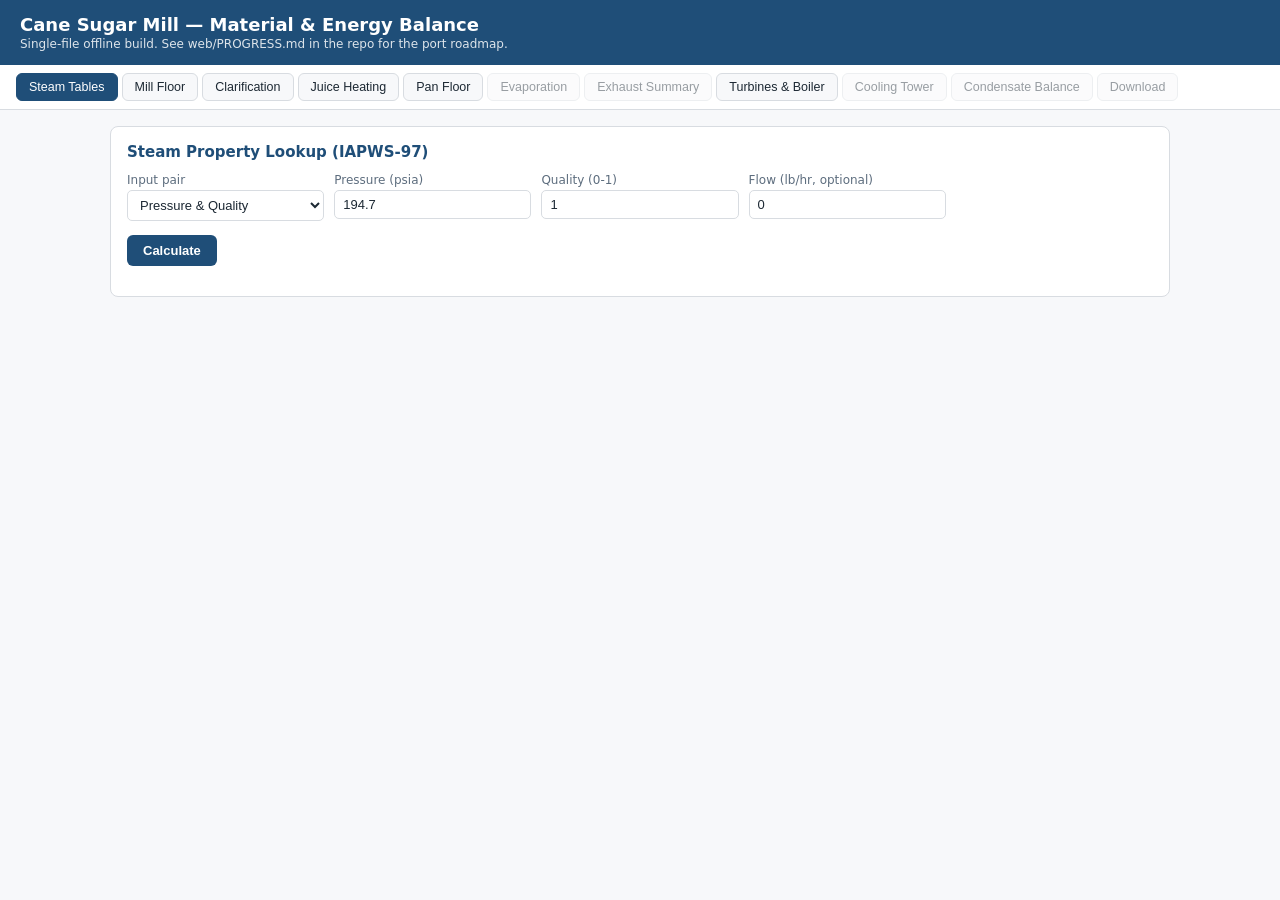
<file: web/index.html>
<!doctype html>
<html lang="en">
<head>
<meta charset="utf-8">
<meta name="viewport" content="width=device-width, initial-scale=1">
<title>Cane Sugar Mill Balance</title>
<style>
:root {
  --bg: #f7f8fa;
  --panel: #ffffff;
  --border: #d8dce1;
  --text: #1c2833;
  --muted: #5d6d7e;
  --accent: #1f4e78;
  --accent-fg: #ffffff;
  --input-bg: #ffffff;
  --table-head: #305496;
  --table-band: #f2f2f2;
  --danger: #b03a2e;
  --ok: #1e8449;
}

@media (prefers-color-scheme: dark) {
  :root {
    --bg: #14181d;
    --panel: #1b2027;
    --border: #333a44;
    --text: #e8ecf1;
    --muted: #9aa7b4;
    --accent: #4c8dc9;
    --accent-fg: #0b1117;
    --input-bg: #11151a;
    --table-head: #2b3a55;
    --table-band: #20262e;
    --danger: #e07a68;
    --ok: #57c17b;
  }
}

* { box-sizing: border-box; }

body {
  margin: 0;
  background: var(--bg);
  color: var(--text);
  font-family: 'Segoe UI', system-ui, -apple-system, sans-serif;
  font-size: 14px;
}

header {
  padding: 14px 20px;
  background: var(--accent);
  color: var(--accent-fg);
}
header h1 { margin: 0; font-size: 18px; }
header p { margin: 2px 0 0; font-size: 12px; opacity: .85; }

nav#tabs {
  display: flex;
  flex-wrap: wrap;
  gap: 4px;
  padding: 8px 16px;
  background: var(--panel);
  border-bottom: 1px solid var(--border);
  position: sticky;
  top: 0;
  z-index: 5;
}
nav#tabs button {
  border: 1px solid var(--border);
  background: var(--bg);
  color: var(--text);
  padding: 6px 12px;
  border-radius: 6px;
  cursor: pointer;
  font-size: 12.5px;
}
nav#tabs button.active {
  background: var(--accent);
  color: var(--accent-fg);
  border-color: var(--accent);
}
nav#tabs button:disabled {
  opacity: .45;
  cursor: not-allowed;
}

main { padding: 16px 20px 60px; max-width: 1100px; margin: 0 auto; }

.panel {
  background: var(--panel);
  border: 1px solid var(--border);
  border-radius: 8px;
  padding: 16px;
  margin-bottom: 16px;
}
.panel h2 { margin-top: 0; font-size: 15px; color: var(--accent); }

.grid {
  display: grid;
  grid-template-columns: repeat(auto-fill, minmax(180px, 1fr));
  gap: 10px;
}
label { display: block; font-size: 12px; color: var(--muted); margin-bottom: 3px; }
input, select {
  width: 100%;
  padding: 6px 8px;
  border: 1px solid var(--border);
  border-radius: 5px;
  background: var(--input-bg);
  color: var(--text);
  font-size: 13px;
}
button.primary {
  background: var(--accent);
  color: var(--accent-fg);
  border: none;
  padding: 8px 16px;
  border-radius: 6px;
  cursor: pointer;
  font-size: 13px;
  font-weight: 600;
}

table { width: 100%; border-collapse: collapse; font-size: 12.5px; }
th, td { padding: 6px 8px; border: 1px solid var(--border); text-align: right; }
th:first-child, td:first-child { text-align: left; }
thead th { background: var(--table-head); color: #fff; }
tbody tr:nth-child(even) { background: var(--table-band); }

.placeholder { color: var(--muted); font-style: italic; }
.error { color: var(--danger); font-size: 13px; }
.badge-ok { color: var(--ok); font-weight: 600; }

.metrics {
  display: grid;
  grid-template-columns: repeat(auto-fill, minmax(190px, 1fr));
  gap: 10px;
  margin: 12px 0;
}
.metric {
  border: 1px solid var(--border);
  border-radius: 6px;
  padding: 8px 12px;
  background: var(--bg);
}
.metric .metric-label { font-size: 11px; color: var(--muted); }
.metric .metric-value { font-size: 17px; font-weight: 600; margin-top: 2px; }

.table-wrap { overflow-x: auto; }
h3.section-title { font-size: 13px; color: var(--accent); margin: 18px 0 8px; }

table.editable input { padding: 3px 5px; font-size: 12.5px; text-align: right; }
table.editable th, table.editable td { padding: 4px 6px; }
.checkbox-field { display: flex; align-items: center; gap: 6px; padding-top: 20px; }
.checkbox-field input { width: auto; }
.note { color: var(--muted); font-size: 12px; margin: 4px 0 12px; }

</style>
</head>
<body>
<header>
  <h1>Cane Sugar Mill — Material &amp; Energy Balance</h1>
  <p>Single-file offline build. See web/PROGRESS.md in the repo for the port roadmap.</p>
</header>
<nav id="tabs"></nav>
<main id="main"></main>
<script>
// IAPWS-IF97 steam property engine (subset: Regions 1, 2 and 4 only).
//
// This mill never sees pressure above ~900 psig (~6.4 MPa) or temperature
// above ~800 F (~700 K) -- both are far inside Region 1 (compressed liquid)
// and Region 2 (superheated vapor), and well below the P <= 16.529 MPa
// boundary where Region 3 (near-critical) would ever need to be considered.
// Region 3 and Region 5 are intentionally NOT implemented.
//
// Coefficient tables are transcribed from the public IAPWS-IF97 standard
// ("Revised Release on the IAPWS Industrial Formulation 1997 for the
// Thermodynamic Properties of Water and Steam", IAPWS, August 2007),
// cross-checked against the `iapws` Python package (jjgomera/iapws) that
// the rest of this project's Python code already depends on, so results
// match to solver tolerance. See web/dev/validate.mjs for the comparison
// harness against that same Python package.
//
// All functions here use SI units (K, MPa, kJ/kg, kJ/kg-K, m^3/kg) to match
// the standard. English-unit conversion lives in SteamStream (steam_stream.js).

(function (root) {
  'use strict';

  const R = 0.461526;      // kJ/(kg K)
  const Tc = 647.096;      // K
  const Pc = 22.064;       // MPa
  const Ps_623 = 16.5291642526777; // MPa, PSat(623.15 K) -- our permanent ceiling

  // ---------------------------------------------------------------------
  // Region 1: compressed / subcooled liquid
  // ---------------------------------------------------------------------

  const R1_I = [0, 0, 0, 0, 0, 0, 0, 0, 1, 1, 1, 1, 1, 1, 2, 2, 2, 2, 2, 3, 3, 3, 4, 4, 4,
    5, 8, 8, 21, 23, 29, 30, 31, 32];
  const R1_J = [-2, -1, 0, 1, 2, 3, 4, 5, -9, -7, -1, 0, 1, 3, -3, 0, 1, 3, 17, -4, 0, 6,
    -5, -2, 10, -8, -11, -6, -29, -31, -38, -39, -40, -41];
  const R1_n = [0.14632971213167, -0.84548187169114, -3.756360367204, 3.3855169168385,
    -0.95791963387872, 0.15772038513228, -0.016616417199501, 0.00081214629983568,
    0.00028319080123804, -0.00060706301565874, -0.018990068218419, -0.032529748770505,
    -0.021841717175414, -0.00005283835796993, -0.00047184321073267, -0.00030001780793026,
    0.000047661393906987, -0.0000044141845330846, -7.2694996297594e-16,
    -0.000031679644845054, -0.0000028270797985312, -8.5205128120103e-10,
    -0.0000022425281908, -0.00000065171222895601, -1.4341729937924e-13,
    -0.00000040516996860117, -1.2734301741641e-9, -1.7424871230634e-10,
    -6.8762131295531e-19, 1.4478307828521e-20, 2.6335781662795e-23,
    -1.1947622640071e-23, 1.8228094581404e-24, -9.3537087292458e-26];

  function region1(T, P) {
    const Tr = 1386 / T;
    const Pr = P / 16.53;
    const pi = 7.1 - Pr;
    const tau = Tr - 1.222;
    let g = 0, gp = 0, gpp = 0, gt = 0, gtt = 0, gpt = 0;
    for (let k = 0; k < R1_n.length; k++) {
      const I = R1_I[k], J = R1_J[k], n = R1_n[k];
      const piI = Math.pow(pi, I);
      const tauJ = Math.pow(tau, J);
      g += n * piI * tauJ;
      gp += -n * I * Math.pow(pi, I - 1) * tauJ;
      gpp += n * I * (I - 1) * Math.pow(pi, I - 2) * tauJ;
      gt += n * J * piI * Math.pow(tau, J - 1);
      gtt += n * J * (J - 1) * piI * Math.pow(tau, J - 2);
      gpt += -n * I * J * Math.pow(pi, I - 1) * Math.pow(tau, J - 1);
    }
    return {
      T, P,
      v: Pr * gp * R * T / P / 1000,
      h: Tr * gt * R * T,
      s: R * (Tr * gt - g),
      region: 1, x: 0,
    };
  }

  // Backward1 T(P,h)
  const B1PH_I = [0, 0, 0, 0, 0, 0, 1, 1, 1, 1, 1, 1, 1, 2, 2, 3, 3, 4, 5, 6];
  const B1PH_J = [0, 1, 2, 6, 22, 32, 0, 1, 2, 3, 4, 10, 32, 10, 32, 10, 32, 32, 32, 32];
  const B1PH_n = [-238.72489924521, 404.21188637945, 113.49746881718, -5.8457616048039,
    -0.0001528548241314, -1.0866707695377e-6, -13.391744872602, 43.211039183559,
    -54.010067170506, 30.535892203916, -6.5964749423638, 0.0093965400878363,
    1.157364750534e-7, -0.000025858641282073, -4.0644363084799e-9,
    0.000066456186191635, 8.0670734103027e-11, -9.3477771213947e-13,
    5.8265442020601e-15, -1.5020185953503e-17];

  function backward1_T_Ph(P, h) {
    const nu = h / 2500;
    let T = 0;
    for (let k = 0; k < B1PH_n.length; k++) {
      T += B1PH_n[k] * Math.pow(P, B1PH_I[k]) * Math.pow(nu + 1, B1PH_J[k]);
    }
    return T;
  }

  // Backward1 T(P,s)
  const B1PS_I = [0, 0, 0, 0, 0, 0, 1, 1, 1, 1, 1, 1, 2, 2, 2, 2, 2, 3, 3, 4];
  const B1PS_J = [0, 1, 2, 3, 11, 31, 0, 1, 2, 3, 12, 31, 0, 1, 2, 9, 31, 10, 32, 32];
  const B1PS_n = [174.78268058307, 34.806930892873, 6.5292584978455, 0.33039981775489,
    -1.9281382923196e-7, -2.4909197244573e-23, -0.26107636489332, 0.22592965981586,
    -0.064256463395226, 0.0078876289270526, 3.5672110607366e-10, 1.7332496994895e-24,
    0.00056608900654837, -0.00032635483139717, 0.000044778286690632,
    -5.1322156908507e-10, -4.2522657042207e-26, 2.6400441360689e-13,
    7.8124600459723e-29, -3.0732199903668e-31];

  function backward1_T_Ps(P, s) {
    const sigma = s;
    let T = 0;
    for (let k = 0; k < B1PS_n.length; k++) {
      T += B1PS_n[k] * Math.pow(P, B1PS_I[k]) * Math.pow(sigma + 2, B1PS_J[k]);
    }
    return T;
  }

  // ---------------------------------------------------------------------
  // Region 2: superheated / dry saturated vapor
  // ---------------------------------------------------------------------

  const R2_I = [1, 1, 1, 1, 1, 2, 2, 2, 2, 2, 3, 3, 3, 3, 3, 4, 4, 4, 5, 6, 6, 6, 7, 7, 7,
    8, 8, 9, 10, 10, 10, 16, 16, 18, 20, 20, 20, 21, 22, 23, 24, 24, 24];
  const R2_J = [0, 1, 2, 3, 6, 1, 2, 4, 7, 36, 0, 1, 3, 6, 35, 1, 2, 3, 7, 3, 16, 35, 0,
    11, 25, 8, 36, 13, 4, 10, 14, 29, 50, 57, 20, 35, 48, 21, 53, 39, 26, 40, 58];
  const R2_n = [-0.0017731742473213, -0.017834862292358, -0.045996013696365,
    -0.057581259083432, -0.05032527872793, -0.000033032641670203, -0.00018948987516315,
    -0.0039392777243355, -0.043797295650573, -0.000026674547914087, 2.0481737692309e-8,
    4.3870667284435e-7, -0.000032277677238570, -0.0015033924542148, -0.040668253562649,
    -7.8847309559367e-10, 1.2790717852285e-8, 4.8225372718507e-7, 2.2922076337661e-6,
    -1.6714766451061e-11, -0.0021171472321355, -23.895741934104, -5.905956432427e-18,
    -1.2621808899101e-6, -0.038946842435739, 1.1256211360459e-11, -8.2311340897998,
    1.9809712802088e-8, 1.0406965210174e-19, -1.0234747095929e-13, -1.0018179379511e-9,
    -8.0882908646985e-11, 0.10693031879409, -0.33662250574171, 8.918584535542e-25,
    3.0629316876232e-13, -0.0000042002467698208, -5.9056029685639e-26,
    0.0000037826947613457, -1.2768608934681e-15, 7.3087610595061e-29,
    5.5414715350778e-17, -0.00000094369707241210];

  const R2_cp0_J = [0, 1, -5, -4, -3, -2, -1, 2, 3];
  const R2_cp0_n = [-9.6927686500217, 10.086655968018, -0.005608791128302,
    0.071452738081455, -0.40710498223928, 1.4240819171444, -4.383951131945,
    -0.28408632460772, 0.021268463753307];

  function region2(T, P) {
    const Tr = 540 / T;
    const Pr = P;

    // ideal-gas part
    let go = Math.log(Pr), got = 0, gott = 0;
    for (let k = 0; k < R2_cp0_n.length; k++) {
      const J = R2_cp0_J[k], n = R2_cp0_n[k];
      go += n * Math.pow(Tr, J);
      got += n * J * Math.pow(Tr, J - 1);
      gott += n * J * (J - 1) * Math.pow(Tr, J - 2);
    }

    // residual part
    const tau = Tr - 0.5;
    let gr = 0, grp = 0, grt = 0;
    for (let k = 0; k < R2_n.length; k++) {
      const I = R2_I[k], J = R2_J[k], n = R2_n[k];
      const PrI = Math.pow(Pr, I);
      const tauJ = Math.pow(tau, J);
      gr += n * PrI * tauJ;
      grp += n * I * Math.pow(Pr, I - 1) * tauJ;
      grt += n * J * PrI * Math.pow(tau, J - 1);
    }

    return {
      T, P,
      v: Pr * (1 / Pr + grp) * R * T / P / 1000,
      h: Tr * (got + grt) * R * T,
      s: R * (Tr * (got + grt) - (go + gr)),
      region: 2, x: 1,
    };
  }

  // Backward2a/b/c T(P,h)
  const B2aPH_I = [0, 0, 0, 0, 0, 0, 1, 1, 1, 1, 1, 1, 1, 1, 1, 2, 2, 2, 2, 2, 2, 2, 2, 3,
    3, 4, 4, 4, 5, 5, 5, 6, 6, 7];
  const B2aPH_J = [0, 1, 2, 3, 7, 20, 0, 1, 2, 3, 7, 9, 11, 18, 44, 0, 2, 7, 36, 38, 40, 42,
    44, 24, 44, 12, 32, 44, 32, 36, 42, 34, 44, 28];
  const B2aPH_n = [1089.8952318288, 849.51654495535, -107.81748091826, 33.153654801263,
    -7.4232016790248, 11.765048724356, 1.844574935579, -4.1792700549624, 6.2478196935812,
    -17.344563108114, -200.58176862096, 271.96065473796, -455.11318285818, 3091.9688604755,
    252266.40357872, -0.0061707422868339, -0.31078046629583, 11.670873077107,
    128127984.04046, -985549096.23276, 2822454697.3002, -3594897141.0703,
    1722734991.3197, -13551.334240775, 12848734.66465, 1.3865724283226, 235988.32556514,
    -13105236.545054, 7399.9835474766, -551966.9703006, 3715408.5996233, 19127.72923966,
    -415351.64835634, -62.459855192507];

  const B2bPH_I = [0, 0, 0, 0, 0, 0, 0, 0, 1, 1, 1, 1, 1, 1, 1, 1, 2, 2, 2, 2, 3, 3, 3, 3,
    4, 4, 4, 4, 4, 4, 5, 5, 5, 6, 7, 7, 9, 9];
  const B2bPH_J = [0, 1, 2, 12, 18, 24, 28, 40, 0, 2, 6, 12, 18, 24, 28, 40, 2, 8, 18, 40,
    1, 2, 12, 24, 2, 12, 18, 24, 28, 40, 18, 24, 40, 28, 2, 28, 1, 40];
  const B2bPH_n = [1489.5041079516, 743.07798314034, -97.708318797837, 2.4742464705674,
    -0.63281320016026, 1.1385952129658, -0.47811863648625, 0.0085208123431544,
    0.93747147377932, 3.3593118604916, 3.3809355601454, 0.16844539671904,
    0.73875745236695, -0.47128737436186, 0.15020273139707, -0.0021764114219750,
    -0.021810755324761, -0.10829784403677, -0.046333324635812, 0.000071280351959551,
    0.00011032831789999, 0.00018955248387902, 0.0030891541160537, 0.0013555504554949,
    2.8640237477456e-7, -0.000010779857357512, -0.000076462712454814, 0.000014052392818316,
    -0.000031083814331434, -0.0000010302738212103, 2.821728163504e-7, 1.2704902271945e-6,
    7.3803353468292e-8, -1.1030139238909e-8, -8.1456365207833e-14, -2.518054568296e-11,
    -1.7565233969407e-18, 8.6934156344163e-15];

  const B2cPH_I = [-7, -7, -6, -6, -5, -5, -2, -2, -1, -1, 0, 0, 1, 1, 2, 6, 6, 6, 6, 6, 6, 6, 6];
  const B2cPH_J = [0, 4, 0, 2, 0, 2, 0, 1, 0, 2, 0, 1, 4, 8, 4, 0, 1, 4, 10, 12, 16, 20, 22];
  const B2cPH_n = [-3236839855.5242, 7326335090.2181, 358250899454.47, -583401318515.90,
    -10783068217.470, 20825544563.171, 610747.83564516, 859777.22535580, -25745.723604170,
    31081.088422714, 1208.2315865936, 482.19755109255, 3.7966001272486, -10.842984880077,
    -0.045364172676660, 1.4559115658698e-13, 1.126159740723e-12, -1.7804982240686e-11,
    1.2324579690832e-7, -1.1606921130984e-6, 0.000027846367088554, -0.00059270038474176,
    0.0012918582991878];

  function backward2a_T_Ph(P, h) {
    const nu = h / 2000 - 2.1;
    let T = 0;
    for (let k = 0; k < B2aPH_n.length; k++) T += B2aPH_n[k] * Math.pow(P, B2aPH_I[k]) * Math.pow(nu, B2aPH_J[k]);
    return T;
  }
  function backward2b_T_Ph(P, h) {
    const nu = h / 2000 - 2.6;
    const pr = P - 2;
    let T = 0;
    for (let k = 0; k < B2bPH_n.length; k++) T += B2bPH_n[k] * Math.pow(pr, B2bPH_I[k]) * Math.pow(nu, B2bPH_J[k]);
    return T;
  }
  function backward2c_T_Ph(P, h) {
    const nu = h / 2000 - 1.8;
    const pr = P + 25;
    let T = 0;
    for (let k = 0; k < B2cPH_n.length; k++) T += B2cPH_n[k] * Math.pow(pr, B2cPH_I[k]) * Math.pow(nu, B2cPH_J[k]);
    return T;
  }

  function hbc_P(P) {
    return 2652.6571908428 + Math.sqrt((P - 4.5257578905948) / 0.00012809002730136);
  }

  function backward2_T_Ph(P, h) {
    let T;
    if (P <= 4) {
      T = backward2a_T_Ph(P, h);
    } else if (P <= 6.546699678) {
      T = backward2b_T_Ph(P, h);
    } else {
      const hf = hbc_P(P);
      T = h >= hf ? backward2b_T_Ph(P, h) : backward2c_T_Ph(P, h);
    }
    if (P <= 22.064) T = Math.max(tSatP(P), T);
    return T;
  }

  // Backward2a/b/c T(P,s)
  const B2aPS_I = [-1.5, -1.5, -1.5, -1.5, -1.5, -1.5, -1.25, -1.25, -1.25, -1.0, -1.0, -1.0,
    -1.0, -1.0, -1.0, -0.75, -0.75, -0.5, -0.5, -0.5, -0.5, -0.25, -0.25, -0.25, -0.25,
    0.25, 0.25, 0.25, 0.25, 0.5, 0.5, 0.5, 0.5, 0.5, 0.5, 0.5, 0.75, 0.75, 0.75, 0.75,
    1.0, 1.0, 1.25, 1.25, 1.5, 1.5];
  const B2aPS_J = [-24, -23, -19, -13, -11, -10, -19, -15, -6, -26, -21, -17, -16, -9, -8,
    -15, -14, -26, -13, -9, -7, -27, -25, -11, -6, 1, 4, 8, 11, 0, 1, 5, 6, 10, 14, 16,
    0, 4, 9, 17, 7, 18, 3, 15, 5, 18];
  const B2aPS_n = [-392359.83861984, 515265.73827270, 40482.443161048, -321.93790923902,
    96.961424218694, -22.867846371773, -449429.14124357, -5011.8336020166,
    0.35684463560015, 44235.335848190, -13673.388811708, 421632.60207864,
    22516.925837475, 474.42144865646, -149.31130797647, -197811.26320452,
    -23554.399470760, -19070.616302076, 55375.669883164, 3829.3691437363,
    -603.91860580567, 1936.3102620331, 4266.0643698610, -5978.0638872718,
    -704.01463926862, 338.36784107553, 20.862786635187, 0.033834172656196,
    -0.000043124428414893, 166.53791356412, -139.86292055898, -0.78849547999872,
    0.072132411753872, -0.0059754839398283, -0.000012141358953904, 2.3227096733871e-7,
    -10.538463566194, 2.0718925496502, -0.072193155260427, 2.074988708112e-7,
    -0.018340657911379, 2.9036272348696e-7, 0.21037527893619, 0.00025681239729999,
    -0.012799002933781, -0.0000082198102652018];
  function backward2a_T_Ps(P, s) {
    const sigma = s / 2 - 2;
    let T = 0;
    for (let k = 0; k < B2aPS_n.length; k++) T += B2aPS_n[k] * Math.pow(P, B2aPS_I[k]) * Math.pow(sigma, B2aPS_J[k]);
    return T;
  }

  const B2bPS_I = [-6, -6, -5, -5, -4, -4, -4, -3, -3, -3, -3, -2, -2, -2, -2, -1, -1, -1,
    -1, -1, 0, 0, 0, 0, 0, 0, 0, 1, 1, 1, 1, 1, 1, 2, 2, 2, 3, 3, 3, 4, 4, 5, 5, 5];
  const B2bPS_J = [0, 11, 0, 11, 0, 1, 11, 0, 1, 11, 12, 0, 1, 6, 10, 0, 1, 5, 8, 9, 0, 1, 2,
    4, 5, 6, 9, 0, 1, 2, 3, 7, 8, 0, 1, 5, 0, 1, 3, 0, 1, 0, 1, 2];
  const B2bPS_n = [316876.65083497, 20.864175881858, -398593.99803599, -21.816058518877,
    223697.85194242, -2784.1703445817, 9.9207436071480, -75197.512299157, 2970.8605951158,
    -3.4406878548526, 0.38815564249115, 17511.295085750, -1423.7112854449, 1.0943803364167,
    0.89971619308495, -3375.9740098958, 471.62885818355, -1.9188241993679, 0.41078580492196,
    -0.33465378172097, 1387.0034777505, -406.63326195838, 41.727347159610, 2.1932549434532,
    -1.0320050009077, 0.35882943516703, 0.0052511453726066, 12.838916450705,
    -2.8642437219381, 0.56912683664855, -0.099962954584931, -0.0032632037778459,
    0.00023320922576723, -0.15334809857450, 0.029072288239902, 0.00037534702741167,
    0.0017296691702411, -0.00038556050844504, -0.000035017712292608, -0.000014566393631492,
    0.0000056420857267269, 4.1286150074605e-8, -2.0684671118824e-8, 1.6409393674725e-9];
  function backward2b_T_Ps(P, s) {
    const sigma = 10 - s / 0.7853;
    let T = 0;
    for (let k = 0; k < B2bPS_n.length; k++) T += B2bPS_n[k] * Math.pow(P, B2bPS_I[k]) * Math.pow(sigma, B2bPS_J[k]);
    return T;
  }

  const B2cPS_I = [-2, -2, -1, 0, 0, 0, 0, 1, 1, 1, 1, 2, 2, 2, 3, 3, 3, 4, 4, 4, 5, 5, 5,
    6, 6, 7, 7, 7, 7, 7];
  const B2cPS_J = [0, 1, 0, 0, 1, 2, 3, 0, 1, 3, 4, 0, 1, 2, 0, 1, 5, 0, 1, 4, 0, 1, 2, 0,
    1, 0, 1, 3, 4, 5];
  const B2cPS_n = [909.68501005365, 2404.5667088420, -591.62326387130, 541.45404128074,
    -270.98308411192, 979.76525097926, -469.66772959435, 14.399274604723, -19.104204230429,
    5.3299167111971, -21.252975375934, -0.31147334413760, 0.60334840894623,
    -0.042764839702509, 0.0058185597255259, -0.014597008284753, 0.0056631175631027,
    -0.000076155864584577, 0.00022440342919332, -0.000012561095013413, 6.3323132660934e-7,
    -0.0000020541989675375, 3.6405370390082e-8, -2.9759897789215e-9, 1.0136618529763e-8,
    5.9925719692351e-12, -2.0677870105164e-11, -2.0874278181886e-11, 1.0162166825089e-10,
    -1.6429828281347e-10];
  function backward2c_T_Ps(P, s) {
    const sigma = 2 - s / 2.9251;
    let T = 0;
    for (let k = 0; k < B2cPS_n.length; k++) T += B2cPS_n[k] * Math.pow(P, B2cPS_I[k]) * Math.pow(sigma, B2cPS_J[k]);
    return T;
  }

  function backward2_T_Ps(P, s) {
    let T;
    if (P <= 4) T = backward2a_T_Ps(P, s);
    else if (s >= 5.85) T = backward2b_T_Ps(P, s);
    else T = backward2c_T_Ps(P, s);
    if (P <= 22.064) T = Math.max(tSatP(P), T);
    return T;
  }

  // ---------------------------------------------------------------------
  // Region 4: saturation curve (Eq 30 / its P<->T inverse)
  // ---------------------------------------------------------------------

  const SAT_n = [0, 1167.0521452767, -724213.16703206, -17.073846940092, 12020.824702470,
    -3232555.0322333, 14.915108613530, -4823.2657361591, 405113.40542057,
    -0.23855557567849, 650.17534844798];

  function pSatT(T) {
    const theta = T + SAT_n[9] / (T - SAT_n[10]);
    const A = theta * theta + SAT_n[1] * theta + SAT_n[2];
    const B = SAT_n[3] * theta * theta + SAT_n[4] * theta + SAT_n[5];
    const C = SAT_n[6] * theta * theta + SAT_n[7] * theta + SAT_n[8];
    return Math.pow(2 * C / (-B + Math.sqrt(B * B - 4 * A * C)), 4);
  }

  function tSatP(P) {
    const beta = Math.pow(P, 0.25);
    const E = beta * beta + SAT_n[3] * beta + SAT_n[6];
    const F = SAT_n[1] * beta * beta + SAT_n[4] * beta + SAT_n[7];
    const G = SAT_n[2] * beta * beta + SAT_n[5] * beta + SAT_n[8];
    const D = 2 * G / (-F - Math.sqrt(F * F - 4 * E * G));
    return (SAT_n[10] + D - Math.sqrt(Math.pow(SAT_n[10] + D, 2) - 4 * (SAT_n[9] + SAT_n[10] * D))) / 2;
  }

  function region4(P, x) {
    const T = tSatP(P);
    const liq = region1(T, P);
    const vap = region2(T, P);
    return {
      T, P, x,
      v: liq.v + x * (vap.v - liq.v),
      h: liq.h + x * (vap.h - liq.h),
      s: liq.s + x * (vap.s - liq.s),
      region: 4,
    };
  }

  // ---------------------------------------------------------------------
  // Newton refinement: the backward equations are already accurate to a
  // few mK, but a couple of Newton steps on the forward equation tighten
  // that further and match the Python `iapws` reference more closely.
  // ---------------------------------------------------------------------

  function refineByH(regionFn, P, h, T0) {
    let T = T0;
    for (let i = 0; i < 3; i++) {
      const dT = 0.01;
      const f = regionFn(T, P).h - h;
      const fp = (regionFn(T + dT, P).h - regionFn(T - dT, P).h) / (2 * dT);
      if (!isFinite(fp) || fp === 0) break;
      const step = f / fp;
      T -= step;
      if (Math.abs(step) < 1e-8) break;
    }
    return T;
  }

  function refineByS(regionFn, P, s, T0) {
    let T = T0;
    for (let i = 0; i < 3; i++) {
      const dT = 0.01;
      const f = regionFn(T, P).s - s;
      const fp = (regionFn(T + dT, P).s - regionFn(T - dT, P).s) / (2 * dT);
      if (!isFinite(fp) || fp === 0) break;
      const step = f / fp;
      T -= step;
      if (Math.abs(step) < 1e-8) break;
    }
    return T;
  }

  // ---------------------------------------------------------------------
  // Public solver: mirrors iapws.IAPWS97's flexible 2-property input,
  // restricted to the P <= Ps_623 (~16.53 MPa / ~2398 psia) envelope this
  // mill always operates within, and to Regions 1/2/4.
  // ---------------------------------------------------------------------

  function assertInRange(P) {
    if (P < 0.000611212677444 || P > Ps_623) {
      throw new Error(`IAPWS97: pressure ${P} MPa is outside the supported 0.000611-16.53 MPa range (Regions 1/2/4 only)`);
    }
  }

  function fromTP(T, P) {
    assertInRange(P);
    const Tsat = tSatP(P);
    return T <= Tsat ? region1(T, P) : region2(T, P);
  }

  function fromPh(P, h) {
    assertInRange(P);
    const Tsat = tSatP(P);
    const h14 = region1(Tsat, P).h;
    const h24 = region2(Tsat, P).h;
    if (h <= h14) {
      const T = refineByH(region1, P, h, backward1_T_Ph(P, h));
      return region1(T, P);
    } else if (h < h24) {
      const x = (h - h14) / (h24 - h14);
      return region4(P, x);
    } else {
      const T = refineByH(region2, P, h, backward2_T_Ph(P, h));
      return region2(T, P);
    }
  }

  function fromPs(P, s) {
    assertInRange(P);
    const Tsat = tSatP(P);
    const s14 = region1(Tsat, P).s;
    const s24 = region2(Tsat, P).s;
    if (s <= s14) {
      const T = refineByS(region1, P, s, backward1_T_Ps(P, s));
      return region1(T, P);
    } else if (s < s24) {
      const x = (s - s14) / (s24 - s14);
      return region4(P, x);
    } else {
      const T = refineByS(region2, P, s, backward2_T_Ps(P, s));
      return region2(T, P);
    }
  }

  function fromPx(P, x) {
    assertInRange(P);
    return region4(P, x);
  }

  function fromTx(T, x) {
    const P = pSatT(T);
    return region4(P, x);
  }

  function solve(kwargs) {
    const { T, P, h, s, x } = kwargs;
    if (T !== undefined && P !== undefined) return fromTP(T, P);
    if (P !== undefined && h !== undefined) return fromPh(P, h);
    if (P !== undefined && s !== undefined) return fromPs(P, s);
    if (P !== undefined && x !== undefined) return fromPx(P, x);
    if (T !== undefined && x !== undefined) return fromTx(T, x);
    throw new Error('IAPWS97.solve: pass exactly one supported pair of {T,P,h,s,x} (TP, Ph, Ps, Px, Tx)');
  }

  const IAPWS97 = { solve, pSatT, tSatP, region1, region2, region4, R, Tc, Pc, Ps_623 };

  if (typeof module !== 'undefined' && module.exports) {
    module.exports = IAPWS97;
  } else {
    root.IAPWS97 = IAPWS97;
  }
})(typeof window !== 'undefined' ? window : globalThis);

</script>
<script>
// Port of SugarStream.py + sugar_stream_properties.py. A generic sugar
// solution stream (brix/purity/flow/temp/pressure/level) used throughout the
// mill balance (mixed juice, clarified juice, syrup, massecuite, etc). Fast
// polynomial correlations are used here (not IAPWS97) for BPE/latent
// heat/sat-temp, matching the Python source's own choice for speed over the
// 1-60 psia range these correlations were fitted to.

(function (root) {
  'use strict';

  function bpeBrix(brix) {
    return 4.266667 * brix / (100 - brix);
  }

  function bpeHead(lvl, brix, tVap) {
    const brixPoly = (
      0.99991
      + 0.0038008 * brix
      + 0.000012662 * brix ** 2
      + 0.00000009596 * brix ** 3
    );
    const tempPoly = (
      5.314
      - 0.07135 * tVap
      + 0.00033908 * tVap ** 2
      - 0.00000055728 * tVap ** 3
    );
    let bpeCalc = lvl * 6 * brixPoly * tempPoly;
    if (bpeCalc < 1) bpeCalc = 1;
    return bpeCalc;
  }

  function satSteamTemp(pPsia) {
    // Only valid for pressure 1-60 psia.
    const A = 6.239238;
    const B = 2988.801361;
    const C = 377.305590;
    return B / (A - Math.log10(pPsia)) - C;
  }

  function bpeTotal(lvl, brix, pVapPsia) {
    const tVap = satSteamTemp(pVapPsia);
    return bpeBrix(brix) + bpeHead(lvl, brix, tVap);
  }

  function getLatentHeat(pPsia) {
    // Only valid for psia 1-60.
    const temp = satSteamTemp(pPsia);
    return -0.00000152231563 * temp ** 3 + 0.000504774867 * temp ** 2 - 0.634291695987 * temp + 1096.29;
  }

  function getCp(brix) {
    return 0.9964 - 0.005656 * brix;
  }

  function specificGravity(brix) {
    // Specific gravity of a sugar solution, at 68 deg F.
    return (
      62.2511
      + 0.24081 * brix
      + 0.0007902404 * brix ** 2
      + 0.00000423954 * brix ** 3
      - 0.00000001657193 * brix ** 4
    ) / 62.4;
  }

  let _count = 0;

  class SugarStream {
    constructor({ brix = 0, purity = 0, flow_lb_per_hr = 0, temp_deg_F = 90, pressure_psia = 14.7, level_ft = 0 } = {}) {
      _count += 1;
      this.stream_id = _count;
      this.brix = brix;
      this.purity = purity;
      this.flow_lb_per_hr = flow_lb_per_hr;
      this.temp_deg_F = temp_deg_F;
      this.pressure_psia = pressure_psia;
      this.level_ft = level_ft;
    }

    get pol() {
      return (this.brix > 0 && this.purity > 0) ? this.purity * this.brix / 100 : 0;
    }

    get boiling_point_elevation_deg_F() {
      return this.brix > 0 ? bpeTotal(this.level_ft, this.brix, this.pressure_psia) : 0;
    }

    get cp_btu_per_lb_deg_F() {
      return this.brix > 0 ? getCp(this.brix) : 1;
    }

    get specific_gravity() {
      return this.brix > 0 ? specificGravity(this.brix) : 1;
    }

    get cu_ft_hr() {
      return this.flow_lb_per_hr / (62.4 * this.specific_gravity);
    }

    get latent_heat_btu_per_lb() {
      return this.pressure_psia > 0 ? getLatentHeat(this.pressure_psia) : 0;
    }

    get vapor_saturation_temp_deg_F() {
      return this.pressure_psia > 0 ? satSteamTemp(this.pressure_psia) : 0;
    }

    get solids_flow() {
      return this.brix * this.flow_lb_per_hr / 100;
    }

    get pol_flow() {
      return this.pol * this.flow_lb_per_hr / 100;
    }

    // Sets the current temp to the vapor boiling temp + boiling point
    // elevation, useful in evaporator calculations.
    current_temp_to_bpe_plus_vapor_temp() {
      this.temp_deg_F = this.vapor_saturation_temp_deg_F + this.boiling_point_elevation_deg_F;
    }

    // A quick transform into syrup, convenient for clarified juice --> syrup
    // for Pan Floor calcs.
    evaporate(new_brix = 65, new_temp = 140) {
      const currentSolids = this.solids_flow;
      const newFlow = 100 / new_brix * currentSolids;
      this.flow_lb_per_hr = newFlow;
      this.brix = new_brix;
      this.temp_deg_F = new_temp;
    }

    properties() {
      return {
        stream_id: this.stream_id,
        brix: this.brix,
        purity: this.purity,
        flow_lb_per_hr: this.flow_lb_per_hr,
        temp_deg_F: this.temp_deg_F,
        pressure_psia: this.pressure_psia,
        level_ft: this.level_ft,
        pol: this.pol,
        boiling_point_elevation_deg_F: this.boiling_point_elevation_deg_F,
        cp_btu_per_lb_deg_F: this.cp_btu_per_lb_deg_F,
        specific_gravity: this.specific_gravity,
        cu_ft_hr: this.cu_ft_hr,
        latent_heat_btu_per_lb: this.latent_heat_btu_per_lb,
        vapor_saturation_temp_deg_F: this.vapor_saturation_temp_deg_F,
        solids_flow: this.solids_flow,
        pol_flow: this.pol_flow,
      };
    }

    static copy(stream, overrides = {}) {
      return new SugarStream(Object.assign({
        brix: stream.brix,
        purity: stream.purity,
        flow_lb_per_hr: stream.flow_lb_per_hr,
        temp_deg_F: stream.temp_deg_F,
        pressure_psia: stream.pressure_psia,
        level_ft: stream.level_ft,
      }, overrides));
    }
  }

  SugarStream._properties = { bpeBrix, bpeHead, satSteamTemp, bpeTotal, getLatentHeat, getCp, specificGravity };

  if (typeof module !== 'undefined' && module.exports) {
    module.exports = SugarStream;
  } else {
    root.SugarStream = SugarStream;
  }
})(typeof window !== 'undefined' ? window : globalThis);

</script>
<script>
// English-unit wrapper around IAPWS97, mirroring Python's SteamStream class
// (SteamStream.py) property-for-property so the rest of the JS port reads
// exactly like the Python domain classes it's replacing.
//
// Pass any 2 of {T (F), P (psia), h (BTU/lb), s (BTU/lb-R), x (0-1)}.

(function (root) {
  'use strict';

  const IAPWS97 = (typeof module !== 'undefined' && module.exports) ? require('./iapws97.js') : root.IAPWS97;
  const SugarStream = (typeof module !== 'undefined' && module.exports) ? require('./sugar_stream.js') : root.SugarStream;
  const { satSteamTemp, getLatentHeat } = SugarStream._properties;

  const MPA_PER_PSIA = 0.00689476;
  const KJKG_PER_BTULB = 2.326;
  const KJKGK_PER_BTULBR = 4.1868;
  const M3KG_PER_FT3LB = 1 / 16.0185; // ft3/lb -> m3/kg

  const fToK = (f) => (f - 32) * 5 / 9 + 273.15;
  const kToF = (k) => (k - 273.15) * 9 / 5 + 32;
  const psiaToMpa = (p) => p * MPA_PER_PSIA;
  const mpaToPsia = (p) => p / MPA_PER_PSIA;
  const btuLbToKjKg = (h) => h * KJKG_PER_BTULB;
  const kjKgToBtuLb = (h) => h / KJKG_PER_BTULB;
  const btuLbRToKjKgK = (s) => s * KJKGK_PER_BTULBR;
  const kjKgKToBtuLbR = (s) => s / KJKGK_PER_BTULBR;
  const m3KgToFt3Lb = (v) => v / M3KG_PER_FT3LB;

  class SteamStream {
    constructor({ T, P, h, s, x, flow_lb_per_hr = 0 } = {}) {
      this.flow_lb_per_hr = flow_lb_per_hr;
      this._definingParams = { T, P, h, s, x };
      this._state = SteamStream._buildState({ T, P, h, s, x });
    }

    static _buildState({ T, P, h, s, x }) {
      const kwargs = {};
      if (T !== undefined) kwargs.T = fToK(T);
      if (P !== undefined) kwargs.P = psiaToMpa(P);
      if (h !== undefined) kwargs.h = btuLbToKjKg(h);
      if (s !== undefined) kwargs.s = btuLbRToKjKgK(s);
      if (x !== undefined) kwargs.x = x;
      return IAPWS97.solve(kwargs);
    }

    update({ T, P, h, s, x } = {}) {
      this._state = SteamStream._buildState({ T, P, h, s, x });
    }

    get T() { return kToF(this._state.T); }
    get P() { return mpaToPsia(this._state.P); }
    get h() { return kjKgToBtuLb(this._state.h); }
    get s() { return kjKgKToBtuLbR(this._state.s); }
    get x() { return this._state.x; }
    get v() { return m3KgToFt3Lb(this._state.v); }
    get rho() { return 1 / this.v; }

    get h_fg() {
      const satLiq = IAPWS97.solve({ P: this._state.P, x: 0 });
      const satVap = IAPWS97.solve({ P: this._state.P, x: 1 });
      return kjKgToBtuLb(satVap.h - satLiq.h);
    }

    get is_superheated() {
      const satVap = IAPWS97.solve({ P: this._state.P, x: 1 });
      const satTempF = kToF(satVap.T);
      return this.T > satTempF + 0.01;
    }

    properties() {
      return {
        flow_lb_per_hr: this.flow_lb_per_hr,
        T: this.T, P: this.P, h: this.h, s: this.s, x: this.x,
        v: this.v, rho: this.rho, h_fg: this.h_fg,
        is_superheated: this.is_superheated,
      };
    }
  }

  // A simpler steam stream class specifically for evaporator/pan trial-and-error
  // calculations, built for speed (fast polynomial correlations, not full
  // IAPWS97) -- mirrors Python's EvaporatorSteam, also defined in SteamStream.py.
  // Only valid for 1-60 psia, same range as the sugar_stream_properties.py
  // correlations it wraps.
  class EvaporatorSteam {
    constructor(P_psia = 14.7, flow_lb_per_hr = 0) {
      this.P_psia = P_psia;
      this.flow_lb_per_hr = flow_lb_per_hr;
    }

    get sat_temp_deg_F() { return satSteamTemp(this.P_psia); }
    get h_fg() { return getLatentHeat(this.P_psia); }

    properties() {
      return { P_psia: this.P_psia, flow_lb_per_hr: this.flow_lb_per_hr, sat_temp_deg_F: this.sat_temp_deg_F, h_fg: this.h_fg };
    }
  }

  if (typeof module !== 'undefined' && module.exports) {
    module.exports = SteamStream;
    module.exports.EvaporatorSteam = EvaporatorSteam;
  } else {
    root.SteamStream = SteamStream;
    root.EvaporatorSteam = EvaporatorSteam;
  }
})(typeof window !== 'undefined' ? window : globalThis);

</script>
<script>
// Port of Bagasse.py — bagasse composition + GCV (gross calorific value).

(function (root) {
  'use strict';

  class Bagasse {
    constructor({ moisture_pct, brix_pct, pol_pct, ash_pct, flowrate_lb_hr }) {
      this.moisture_pct = moisture_pct;
      this.brix_pct = brix_pct;
      this.pol_pct = pol_pct;
      this.ash_pct = ash_pct;
      this.flowrate_lb_hr = flowrate_lb_hr;
    }

    get fiber_pct() {
      return 100 - this.moisture_pct - this.brix_pct;
    }

    get gcv() {
      const M = this.moisture_pct;
      const A = this.ash_pct;
      const B = this.brix_pct;
      return (19605 - 196.05 * M - 196.05 * A - 31.14 * B) * 0.4299;
    }
  }

  if (typeof module !== 'undefined' && module.exports) {
    module.exports = Bagasse;
  } else {
    root.Bagasse = Bagasse;
  }
})(typeof window !== 'undefined' ? window : globalThis);

</script>
<script>
// Port of MillFloor.py — mill floor material balance for a counter-current
// cane milling train. All mass balance calculations run in the constructor;
// results are stored as instance properties, mirroring the Python class.

(function (root) {
  'use strict';

  const SugarStream = (typeof module !== 'undefined' && module.exports) ? require('./sugar_stream.js') : root.SugarStream;
  const Bagasse = (typeof module !== 'undefined' && module.exports) ? require('./bagasse.js') : root.Bagasse;

  class MillFloor {
    constructor({
      cane_tpd,
      cane_pol_pct,
      cane_fiber_pct,
      imbibition_pct_on_cane,
      bagasse_pol_pct,
      last_roll_purity,
      bagasse_moisture_pct,
      mix_juice_purity,
      number_of_mills,
      juice_temp_F = 90.0,
      bagasse_ash_pct = 2.0,
      mill_1_fiber_rise_load_fraction = 0.35,
      name = 'Mill Floor',
    }) {
      this.name = name;
      this.cane_tpd = cane_tpd;
      this.cane_tph = this.cane_tpd / 24;
      this.cane_lb_hr = this.cane_tpd * 2000 / 24;
      this.cane_pol_pct = cane_pol_pct;
      this.cane_fiber_pct = cane_fiber_pct;
      this.imbibition_pct_on_cane = imbibition_pct_on_cane;
      this.imbibition_lb_hr = this.imbibition_pct_on_cane / 100 * this.cane_lb_hr;
      this.imbibition_tph = this.imbibition_lb_hr / 2000;
      this.bagasse_pol_pct = bagasse_pol_pct;
      this.last_roll_purity = last_roll_purity;
      this.bagasse_moisture_pct = bagasse_moisture_pct;
      this.bagasse_ash_pct = bagasse_ash_pct;
      this.mix_juice_purity = mix_juice_purity;
      this.number_of_mills = number_of_mills;
      this.juice_temp_F = juice_temp_F;
      this.mill_1_fiber_rise_load_fraction = mill_1_fiber_rise_load_fraction;

      // -- Imbibition --------------------------------------------------------
      const imb_tpd = cane_tpd * imbibition_pct_on_cane / 100;
      const imb_gpm = imb_tpd * 2000 / 24 / 60 / 8.3;

      // -- Bagasse -------------------------------------------------------------
      const bag_brix_pct = bagasse_pol_pct / last_roll_purity * 100;
      const bag_fiber_pct = 100 - bag_brix_pct - bagasse_moisture_pct;
      const bag_tpd = cane_tpd * cane_fiber_pct / bag_fiber_pct;

      // -- Mixed Juice -----------------------------------------------------
      const mix_juice_tpd = cane_tpd + imb_tpd - bag_tpd;
      const tons_pol_juice = cane_tpd * cane_pol_pct / 100 - bag_tpd * bagasse_pol_pct / 100;
      const tons_brix_juice = tons_pol_juice * 100 / mix_juice_purity;
      const mix_juice_brix = tons_brix_juice / mix_juice_tpd * 100;
      const mix_juice_pol = mix_juice_brix * mix_juice_purity / 100;
      const mix_juice_lb_hr = mix_juice_tpd / 24 * 2000;

      // -- Cane (back-calculated brix and moisture) -------------------------
      const cane_brix_pct = (tons_brix_juice + bag_tpd * bag_brix_pct / 100) / cane_tpd * 100;
      const cane_moist_pct = 100 - cane_brix_pct - cane_fiber_pct;
      this.cane_brix_pct = cane_brix_pct;
      this.cane_moist_pct = cane_moist_pct;

      // -- Mill extraction ---------------------------------------------------
      this.mill_extraction_pct = tons_pol_juice / (cane_tpd * cane_pol_pct / 100) * 100;
      this.imbibition_gpm = imb_gpm;

      // -- Per-mill intermediate flows (for maceration pump sizing) ----------
      const tons_fiber = cane_tpd * cane_fiber_pct / 100;
      const fib_change = bag_fiber_pct - cane_fiber_pct;
      const mill_1_bag_fib = cane_fiber_pct + mill_1_fiber_rise_load_fraction * fib_change;
      const fib_step = (bag_fiber_pct - mill_1_bag_fib) / Math.max(number_of_mills - 1, 1);

      const fiber_list = [mill_1_bag_fib];
      for (let i = 0; i < number_of_mills - 1; i++) {
        fiber_list.push(fiber_list[i] + fib_step);
      }

      const bag_flows = fiber_list.map((fib) => tons_fiber / (fib / 100));
      const j1 = cane_tpd - bag_flows[0];
      const j2 = mix_juice_tpd - j1;
      const juice_flows = [j1, j2];
      for (let i = 0; i < number_of_mills - 2; i++) {
        juice_flows.push(juice_flows[i + 1] - bag_flows[i] + bag_flows[i + 1]);
      }

      const mill_balances = [];
      for (let idx = 0; idx < number_of_mills; idx++) {
        const mill_num = idx + 1;
        const bag_in = idx === 0 ? cane_tpd : bag_flows[idx - 1];
        const bag_out = bag_flows[idx];
        const juice_out = juice_flows[idx];

        let mac_in, mac_src;
        if (mill_num === 1) {
          mac_in = 0.0; mac_src = 'None';
        } else if (mill_num === number_of_mills) {
          mac_in = imb_tpd; mac_src = 'Imbibition';
        } else {
          mac_in = juice_flows[idx + 1];
          mac_src = `Mill ${mill_num + 1} maceration`;
        }

        const dest = mill_num <= 2 ? 'To process' : `Mill ${mill_num - 1} maceration`;
        mill_balances.push({
          mill: mill_num,
          bagasse_in_tpd: bag_in,
          mac_in_tpd: mac_in,
          mac_in_source: mac_src,
          bagasse_out_tpd: bag_out,
          juice_out_tpd: juice_out,
          juice_out_dest: dest,
        });
      }

      this.mill_balances = mill_balances;

      // -- Mixed juice output --------------------------------------------------
      this.mixed_juice_stream = new SugarStream({
        brix: mix_juice_brix,
        purity: mix_juice_purity,
        flow_lb_per_hr: mix_juice_lb_hr,
        temp_deg_F: juice_temp_F,
        pressure_psia: 14.7,
        level_ft: 0,
      });

      // -- Bagasse output --------------------------------------------------
      this.bagasse_stream = new Bagasse({
        moisture_pct: bagasse_moisture_pct,
        brix_pct: bag_brix_pct,
        pol_pct: bagasse_pol_pct,
        ash_pct: bagasse_ash_pct,
        flowrate_lb_hr: bag_tpd / 24 * 2000,
      });
    }

    get balance_check() {
      const mj = this.mixed_juice_stream;
      const bag = this.bagasse_stream;

      const mj_tph = mj.flow_lb_per_hr / 2000;
      const mj_brix_tph = mj.solids_flow / 2000;
      const mj_pol_tph = mj.pol_flow / 2000;
      const mj_moist_tph = mj_tph - mj_brix_tph;

      const bag_tph = bag.flowrate_lb_hr / 2000;
      const bag_brix_tph = bag_tph * bag.brix_pct / 100;
      const bag_pol_tph = bag_tph * bag.pol_pct / 100;
      const bag_fiber_tph = bag_tph * bag.fiber_pct / 100;
      const bag_moist_tph = bag_tph * bag.moisture_pct / 100;

      const total_in = this.cane_tph + this.imbibition_tph;
      const total_out = mj_tph + bag_tph;

      const pol_in = this.cane_tph * this.cane_pol_pct / 100;
      const pol_out = mj_pol_tph + bag_pol_tph;

      const brix_in = this.cane_tph * this.cane_brix_pct / 100;
      const brix_out = mj_brix_tph + bag_brix_tph;

      const fiber_in = this.cane_tph * this.cane_fiber_pct / 100;
      const fiber_out = bag_fiber_tph;

      const water_in = this.cane_tph * this.cane_moist_pct / 100 + this.imbibition_tph;
      const water_out = mj_moist_tph + bag_moist_tph;

      return {
        total: { in_tph: total_in, out_tph: total_out, diff_tph: total_in - total_out },
        pol: { in_tph: pol_in, out_tph: pol_out, diff_tph: pol_in - pol_out },
        brix: { in_tph: brix_in, out_tph: brix_out, diff_tph: brix_in - brix_out },
        fiber: { in_tph: fiber_in, out_tph: fiber_out, diff_tph: fiber_in - fiber_out },
        water: { in_tph: water_in, out_tph: water_out, diff_tph: water_in - water_out },
      };
    }

    // Stream component flows (TPH) as data: { rows, in_tot, out_tot }.
    _stream_table_rows() {
      const mj = this.mixed_juice_stream;
      const bag = this.bagasse_stream;

      const mj_tph = mj.flow_lb_per_hr / 2000;
      const mj_brix_tph = mj.solids_flow / 2000;
      const mj_pol_tph = mj.pol_flow / 2000;
      const mj_water_tph = mj_tph - mj_brix_tph;

      const bag_tph = bag.flowrate_lb_hr / 2000;
      const bag_pol_tph = bag_tph * bag.pol_pct / 100;
      const bag_brix_tph = bag_tph * bag.brix_pct / 100;
      const bag_fiber_tph = bag_tph * bag.fiber_pct / 100;
      const bag_water_tph = bag_tph * bag.moisture_pct / 100;

      const cane_pol_tph = this.cane_tph * this.cane_pol_pct / 100;
      const cane_brix_tph = this.cane_tph * this.cane_brix_pct / 100;
      const cane_fiber_tph = this.cane_tph * this.cane_fiber_pct / 100;
      const cane_water_tph = this.cane_tph * this.cane_moist_pct / 100;

      const rows = [
        ['Cane', 'In', this.cane_tph, cane_pol_tph, cane_brix_tph, cane_fiber_tph, cane_water_tph],
        ['Imbibition', 'In', this.imbibition_tph, 0.0, 0.0, 0.0, this.imbibition_tph],
        ['Mixed Juice', 'Out', mj_tph, mj_pol_tph, mj_brix_tph, 0.0, mj_water_tph],
        ['Bagasse', 'Out', bag_tph, bag_pol_tph, bag_brix_tph, bag_fiber_tph, bag_water_tph],
      ];

      const in_tot = [0, 0, 0, 0, 0];
      const out_tot = [0, 0, 0, 0, 0];
      for (const [, direction, ...vals] of rows) {
        const totals = direction === 'In' ? in_tot : out_tot;
        vals.forEach((v, i) => { totals[i] += v; });
      }
      return { rows, in_tot, out_tot };
    }
  }

  if (typeof module !== 'undefined' && module.exports) {
    module.exports = MillFloor;
  } else {
    root.MillFloor = MillFloor;
  }
})(typeof window !== 'undefined' ? window : globalThis);

</script>
<script>
// Port of Clarification.py — clarification section material balance for a
// single-clarifier cane sugar factory. All mass balance calculations run in
// the constructor; the clarified juice output is a SugarStream so this unit
// can chain directly into juice heating / evaporation / pan floor.

(function (root) {
  'use strict';

  const SugarStream = (typeof module !== 'undefined' && module.exports) ? require('./sugar_stream.js') : root.SugarStream;

  function specificGravity(brix) {
    return (
      62.2511
      + 0.24081 * brix
      + 0.0007902404 * brix ** 2
      + 0.00000423954 * brix ** 3
      - 0.00000001657193 * brix ** 4
    ) / 62.4;
  }

  function getCp(brix) {
    return 0.9964 - 0.005656 * brix;
  }

  class Clarification {
    constructor({
      mixed_juice_stream,
      cane_tpd,
      filter_wash_water_pct_on_cane,
      filter_cake_pct_on_cane,
      filter_cake_pol_pct,
      clarified_juice_purity,
      limed_juice_cold_temp_f = 85.0,
      limed_juice_hot_temp_f = 220.0,
      clarified_juice_temp_f = 205.0,
      lime_lb_per_ton_cane = 1.3,
      lime_baume = 10,
      polymer_lb_per_ton_cane = 0.045,
      polymer_conc_ppm = 5000,
      clarifier_underflow_pct_cane = 20,
      name = 'Clarification',
    }) {
      this.name = name;
      this.cane_tpd = cane_tpd;
      this.filter_wash_water_pct_on_cane = filter_wash_water_pct_on_cane;
      this.filter_cake_pct_on_cane = filter_cake_pct_on_cane;
      this.filter_cake_pol_pct = filter_cake_pol_pct;
      this.clarified_juice_purity = clarified_juice_purity;
      this.limed_juice_cold_temp_f = limed_juice_cold_temp_f;
      this.limed_juice_hot_temp_f = limed_juice_hot_temp_f;
      this.clarified_juice_temp_f = clarified_juice_temp_f;
      this.lime_lb_per_ton_cane = lime_lb_per_ton_cane;
      this.lime_baume = lime_baume;
      this.polymer_lb_per_ton_cane = polymer_lb_per_ton_cane;
      this.polymer_conc_ppm = polymer_conc_ppm;
      this.clarifier_underflow_pct_cane = clarifier_underflow_pct_cane;

      const FLASH_TEMP_F = 212.0;

      // -- Unpack mixed juice from SugarStream --------------------------------
      const mj_lb_hr = mixed_juice_stream.flow_lb_per_hr;
      const mj_brix_pct = mixed_juice_stream.brix;
      const mj_purity = mixed_juice_stream.purity;
      const mj_temp_f = mixed_juice_stream.temp_deg_F;
      const mj_pol_pct = mj_brix_pct * mj_purity / 100;

      const cane_lb_hr = cane_tpd * 2000 / 24;

      // -- Fixed external inputs (lb/hr) --------------------------------------
      const lime_lb_hr = cane_tpd * lime_lb_per_ton_cane / 24;
      const lime_water_lb_hr = lime_lb_hr / (lime_baume / 100) - lime_lb_hr;
      const polymer_lb_hr = cane_tpd * polymer_lb_per_ton_cane / 24;
      const poly_water_lb_hr = polymer_lb_hr * 10 ** 6 / polymer_conc_ppm - polymer_lb_hr;
      const wash_water_lb_hr = cane_lb_hr * filter_wash_water_pct_on_cane / 100;
      const fc_lb_hr = cane_lb_hr * filter_cake_pct_on_cane / 100;
      const mol_lb_hr = lime_lb_hr + lime_water_lb_hr;
      const poly_sol_lb_hr = polymer_lb_hr + poly_water_lb_hr;
      const fixed_lb_hr = mj_lb_hr + mol_lb_hr + poly_sol_lb_hr;

      // -- MJ brix/pol (lb/hr) -------------------------------------------------
      const mj_brix_lb_hr = mj_lb_hr * mj_brix_pct / 100;
      const mj_pol_lb_hr = mj_lb_hr * mj_pol_pct / 100;
      const fc_pol_lb_hr = fc_lb_hr * filter_cake_pol_pct / 100;

      // -- CJ brix/pol -- external pol and brix balances ----------------------
      const cj_pol_lb_hr = mj_pol_lb_hr - fc_pol_lb_hr;
      const cj_brix_lb_hr = cj_pol_lb_hr * 100 / clarified_juice_purity;

      // -- Filter cake brix ------------------------------------------------
      const fc_brix_lb_hr = mj_brix_lb_hr - cj_brix_lb_hr;
      const fc_purity = fc_pol_lb_hr / fc_brix_lb_hr * 100;
      const fc_brix_pct = fc_brix_lb_hr / fc_lb_hr * 100;

      // -- Clarifier underflow -------------------------------------------------
      const uf_brix_pct = mj_brix_pct;
      const uf_pol_pct = uf_brix_pct * fc_purity / 100;
      const uf_lb_hr = clarifier_underflow_pct_cane / 100 * cane_lb_hr;
      const uf_pol_lb_hr = uf_lb_hr * uf_pol_pct / 100;
      const uf_brix_lb_hr = uf_lb_hr * uf_brix_pct / 100;

      // -- Rotary filter -- filtrate = underflow + wash - cake -----------------
      const filtrate_lb_hr = wash_water_lb_hr + uf_lb_hr - fc_lb_hr;
      const filtrate_pol_lb_hr = uf_pol_lb_hr - fc_pol_lb_hr;
      const filtrate_brix_lb_hr = uf_brix_lb_hr - fc_brix_lb_hr;
      const filtrate_brix_pct = filtrate_brix_lb_hr / filtrate_lb_hr * 100;
      const filtrate_pol_pct = filtrate_pol_lb_hr / filtrate_lb_hr * 100;
      const filtrate_purity = filtrate_pol_lb_hr / filtrate_brix_lb_hr * 100;

      // -- Limed juice -------------------------------------------------------
      const lj_lb_hr = fixed_lb_hr + filtrate_lb_hr;
      const lj_brix_lb_hr = mj_brix_lb_hr + filtrate_brix_lb_hr;
      const lj_pol_lb_hr = mj_pol_lb_hr + filtrate_pol_lb_hr;
      const lj_brix_pct = lj_brix_lb_hr / lj_lb_hr * 100;
      const lj_pol_pct = lj_pol_lb_hr / lj_lb_hr * 100;

      // -- Flash tank ----------------------------------------------------------
      const flash_vapor_lb_hr = limed_juice_hot_temp_f > 212
        ? lj_lb_hr * (limed_juice_hot_temp_f - 212) * getCp(lj_brix_pct) / 970
        : 0;
      const fj_lb_hr = lj_lb_hr - flash_vapor_lb_hr;
      const fj_brix_lb_hr = lj_brix_lb_hr;
      const fj_pol_lb_hr = lj_pol_lb_hr;
      const fj_brix_pct = fj_brix_lb_hr / fj_lb_hr * 100;
      const fj_pol_pct = fj_pol_lb_hr / fj_lb_hr * 100;

      // -- Clarified juice -------------------------------------------------
      const cj_lb_hr = fixed_lb_hr + wash_water_lb_hr - fc_lb_hr - flash_vapor_lb_hr;
      const cj_pol_pct = cj_pol_lb_hr / cj_lb_hr * 100;
      const cj_brix_pct = cj_brix_lb_hr / cj_lb_hr * 100;

      // -- Scalar outputs --------------------------------------------------
      this.flash_vapor_pct = flash_vapor_lb_hr / lj_lb_hr * 100;
      this.filter_cake_pol_lb_per_day = fc_pol_lb_hr * 24;
      this.filter_wash_water_lb_hr = wash_water_lb_hr;

      // -- Clarified juice output stream ---------------------------------------
      this.clarified_juice_stream = new SugarStream({
        brix: cj_brix_pct,
        purity: clarified_juice_purity,
        flow_lb_per_hr: cj_lb_hr,
        temp_deg_F: clarified_juice_temp_f,
        pressure_psia: 14.7,
        level_ft: 0,
      });

      // also include the Limed Juice as an output stream for use in JuiceHeating
      this.limed_juice_cold_stream = new SugarStream({
        brix: lj_brix_pct,
        purity: lj_pol_lb_hr / lj_brix_lb_hr * 100,
        flow_lb_per_hr: lj_lb_hr,
        temp_deg_F: limed_juice_cold_temp_f,
      });

      // -- Stream table ------------------------------------------------------
      const gpm = (lb_hr, sg) => lb_hr / (sg * 8.34 * 60);

      const raw = [
        ['Mixed Juice', 'In', mj_lb_hr, mj_brix_pct, mj_pol_pct, mj_temp_f],
        ['Lime', 'In', lime_lb_hr, 0.0, 0.0, null],
        ['Water for Lime', 'In', lime_water_lb_hr, 0.0, 0.0, null],
        ['Polymer', 'In', polymer_lb_hr, 0.0, 0.0, null],
        ['Polymer Water', 'In', poly_water_lb_hr, 0.0, 0.0, null],
        ['Filter Wash Water', 'In', wash_water_lb_hr, 0.0, 0.0, null],
        ['Flash Vapors', 'Out', flash_vapor_lb_hr, 0.0, 0.0, FLASH_TEMP_F],
        ['Clarified Juice', 'Out', cj_lb_hr, cj_brix_pct, cj_pol_pct, clarified_juice_temp_f],
        ['Filter Cake', 'Out', fc_lb_hr, fc_brix_pct, filter_cake_pol_pct, null],
        ['Milk of Lime', 'Internal', mol_lb_hr, 0.0, 0.0, null],
        ['Polymer Solution', 'Internal', poly_sol_lb_hr, 0.0, 0.0, null],
        ['Limed Juice Cold', 'Internal', lj_lb_hr, lj_brix_pct, lj_pol_pct, limed_juice_cold_temp_f],
        ['Limed Juice Hot', 'Internal', lj_lb_hr, lj_brix_pct, lj_pol_pct, limed_juice_hot_temp_f],
        ['Flashed Juice', 'Internal', fj_lb_hr, fj_brix_pct, fj_pol_pct, FLASH_TEMP_F],
        ['Clarifier Underflow', 'Internal', uf_lb_hr, uf_brix_pct, uf_pol_pct, null],
        ['Filtrate', 'Internal', filtrate_lb_hr, filtrate_brix_pct, filtrate_pol_pct, null],
      ];

      this.streams = {};
      for (const [sname, direction, lb_hr, brix, pol, temp] of raw) {
        const purity = brix > 0 ? pol / brix * 100 : 0.0;
        const sg = brix > 0 ? specificGravity(brix) : 1.0;
        this.streams[sname] = {
          direction,
          lb_per_hr: lb_hr,
          gpm: gpm(lb_hr, sg),
          brix_pct: brix,
          pol_pct: pol,
          purity_pct: purity,
          sg,
          brix_lb_per_hr: lb_hr * brix / 100,
          pol_lb_per_hr: lb_hr * pol / 100,
          pct_on_cane: lb_hr / cane_lb_hr * 100,
          temp_f: temp,
        };
      }
    }

    get balance_check() {
      const keys = ['lb_per_hr', 'brix_lb_per_hr', 'pol_lb_per_hr'];
      const totals = { in: {}, out: {}, difference: {} };
      const streams = Object.values(this.streams);
      for (const key of keys) {
        const in_ = streams.filter((s) => s.direction === 'In').reduce((a, s) => a + s[key], 0);
        const out_ = streams.filter((s) => s.direction === 'Out').reduce((a, s) => a + s[key], 0);
        totals.in[key] = in_;
        totals.out[key] = out_;
        totals.difference[key] = in_ - out_;
      }
      return totals;
    }

    // Numbered stream rows in Python's `_collect_streams(clar)` diagram order
    // (see clarification_diagram.py's TAG_ORDER).
    _collect_streams() {
      const TAG_ORDER = [
        'Mixed Juice', 'Lime', 'Water for Lime', 'Polymer', 'Polymer Water',
        'Filter Wash Water',
        'Flash Vapors', 'Clarified Juice', 'Filter Cake',
        'Milk of Lime', 'Polymer Solution', 'Limed Juice Cold', 'Limed Juice Hot',
        'Flashed Juice', 'Clarifier Underflow', 'Filtrate',
      ];
      return TAG_ORDER.map((name, i) => {
        const s = this.streams[name];
        return [
          i + 1, name, s.direction, s.lb_per_hr, s.gpm, s.brix_lb_per_hr,
          s.pol_lb_per_hr, s.brix_pct, s.pol_pct,
          s.brix_pct > 0 ? s.purity_pct : null,
          s.pct_on_cane, s.temp_f,
        ];
      });
    }
  }

  if (typeof module !== 'undefined' && module.exports) {
    module.exports = Clarification;
  } else {
    root.Clarification = Clarification;
  }
})(typeof window !== 'undefined' ? window : globalThis);

</script>
<script>
// Port of Boiler.py — bagasse-fired boiler: feed water in, steam out, sized
// against the fuel value of the bagasse it burns.

(function (root) {
  'use strict';

  const SteamStream = (typeof module !== 'undefined' && module.exports) ? require('./steam_stream.js') : root.SteamStream;

  class Boiler {
    constructor({
      bagasse,
      efficiency = 70,
      pressure_psig = 180,
      deg_superheat = 0,
      feed_water_temp = 230,
      capacity = 0,
      name = 'Boiler #',
    }) {
      this.name = name;
      this.bagasse = bagasse;
      this.efficiency = efficiency;
      this.capacity = capacity;
      this.psia = pressure_psig + 14.696;
      this.deg_sh = deg_superheat;
      this.feed_wat_temp = feed_water_temp;
    }

    get feed_water_stream() {
      return new SteamStream({ T: this.feed_wat_temp, P: this.psia });
    }

    get steam_stream() {
      const sat_steam = new SteamStream({ P: this.psia, x: 1 });
      if (this.deg_sh > 0) {
        const temp = sat_steam.T + this.deg_sh;
        return new SteamStream({ P: this.psia, T: temp });
      }
      return sat_steam;
    }

    get btu_for_1_lb() {
      return this.steam_stream.h - this.feed_water_stream.h;
    }

    get steam_available_per_lb_bagasse() {
      return (this.bagasse.gcv * this.efficiency) / 100 / this.btu_for_1_lb;
    }

    get steam_availabe_lb_hr() {
      return this.steam_available_per_lb_bagasse * this.bagasse.flowrate_lb_hr;
    }
  }

  if (typeof module !== 'undefined' && module.exports) {
    module.exports = Boiler;
  } else {
    root.Boiler = Boiler;
  }
})(typeof window !== 'undefined' ? window : globalThis);

</script>
<script>
// Port of Turbine.py — isentropic steam turbine with efficiency correction.
// HP demand drives the required steam flow calculation.
//
// Thermodynamic process:
//   1. Ideal:   expand isentropically (s_out = s_in) to outlet pressure -> h_out_isen
//   2. Actual:  h_out = h_in - eta * (h_in - h_out_isen)
//   3. Flow:    m_dot = hp_demand * 2545 BTU/HP-hr / (h_in - h_out)
//   4. Exhaust: SteamStream(P=outlet_pressure_psia, h=h_out, flow=m_dot)

(function (root) {
  'use strict';

  const IAPWS97 = (typeof module !== 'undefined' && module.exports) ? require('./iapws97.js') : root.IAPWS97;
  const SteamStream = (typeof module !== 'undefined' && module.exports) ? require('./steam_stream.js') : root.SteamStream;

  const BTU_PER_HP_HR = 2545.0;
  const PSIA_TO_MPA = 0.00689476;
  const KJ_KG_TO_BTU_LB = 1 / 2.326;
  const BTU_LB_R_TO_KJ_KG_K = 4.1868;

  class Turbine {
    constructor({
      inlet_steam,
      outlet_pressure_psia,
      isentropic_efficiency,
      hp_demand,
      name = 'Turbine',
      desuperheating_water_temp = 212,
    }) {
      if (!(isentropic_efficiency > 0 && isentropic_efficiency <= 1)) {
        throw new Error(`Isentropic efficiency must be between 0 and 1, got ${isentropic_efficiency}`);
      }
      this.inlet_steam = inlet_steam;
      this.outlet_pressure_psia = outlet_pressure_psia;
      this.isentropic_efficiency = isentropic_efficiency;
      this.hp_demand = hp_demand;
      this.name = name;
      this.desuperheating_water_temp = desuperheating_water_temp;
    }

    get h_in() {
      return this.inlet_steam.h;
    }

    get s_in() {
      return this.inlet_steam.s;
    }

    get h_out_isentropic() {
      const s_si = this.s_in * BTU_LB_R_TO_KJ_KG_K;
      const P_si = this.outlet_pressure_psia * PSIA_TO_MPA;
      const state = IAPWS97.solve({ P: P_si, s: s_si });
      return state.h * KJ_KG_TO_BTU_LB;
    }

    get h_out_actual() {
      return this.h_in - this.isentropic_efficiency * (this.h_in - this.h_out_isentropic);
    }

    get work_per_lb() {
      return this.h_in - this.h_out_actual;
    }

    get steam_flow_lb_hr() {
      return (this.hp_demand * BTU_PER_HP_HR) / this.work_per_lb;
    }

    get steam_rate() {
      return BTU_PER_HP_HR / this.work_per_lb;
    }

    get exhaust_steam() {
      return new SteamStream({
        P: this.outlet_pressure_psia,
        h: this.h_out_actual,
        flow_lb_per_hr: this.steam_flow_lb_hr,
      });
    }

    get exhaust_available() {
      const exhaust = this.exhaust_steam;
      const sat_exhaust_h = new SteamStream({ P: this.outlet_pressure_psia, x: 1 }).h;
      if (exhaust.h === sat_exhaust_h) {
        return exhaust.flow_lb_per_hr;
      } else if (exhaust.h > sat_exhaust_h) {
        const h_to_sat = exhaust.h - sat_exhaust_h;
        const water_h = new SteamStream({ P: this.outlet_pressure_psia, T: this.desuperheating_water_temp }).h;
        const btu_1_lb_water = sat_exhaust_h - water_h;
        const water_lb_hr = (h_to_sat * exhaust.flow_lb_per_hr) / btu_1_lb_water;
        return exhaust.flow_lb_per_hr + water_lb_hr;
      } else {
        return exhaust.flow_lb_per_hr * exhaust.x;
      }
    }

    properties() {
      const exhaust = this.exhaust_steam;
      return {
        inlet_pressure_psia: this.inlet_steam.P,
        inlet_temp_F: this.inlet_steam.T,
        inlet_enthalpy_btu_lb: this.h_in,
        inlet_entropy_btu_lb_R: this.s_in,
        outlet_pressure_psia: this.outlet_pressure_psia,
        outlet_temp_F: exhaust.T,
        outlet_enthalpy_btu_lb: this.h_out_actual,
        outlet_quality: exhaust.x,
        h_out_isentropic_btu_lb: this.h_out_isentropic,
        isentropic_efficiency: this.isentropic_efficiency,
        work_per_lb_btu: this.work_per_lb,
        hp_demand: this.hp_demand,
        steam_flow_lb_hr: this.steam_flow_lb_hr,
        steam_rate_lb_per_hp_hr: this.steam_rate,
        exhaust_available: this.exhaust_available,
      };
    }
  }

  if (typeof module !== 'undefined' && module.exports) {
    module.exports = Turbine;
  } else {
    root.Turbine = Turbine;
  }
})(typeof window !== 'undefined' ? window : globalThis);

</script>
<script>
// Port of CogenTurbine.py — identical thermodynamics to Turbine, but sized by
// electrical (generator) output in kW instead of mechanical shaft horsepower.

(function (root) {
  'use strict';

  const Turbine = (typeof module !== 'undefined' && module.exports) ? require('./turbine.js') : root.Turbine;

  const KW_PER_HP = 0.7456998715822702; // 1 mechanical HP = 0.7456998715822702 kW

  class CogenTurbine extends Turbine {
    constructor({
      inlet_steam,
      outlet_pressure_psia,
      isentropic_efficiency,
      kw_demand,
      name = 'Cogen Turbine',
      desuperheating_water_temp = 212,
    }) {
      super({
        inlet_steam,
        outlet_pressure_psia,
        isentropic_efficiency,
        hp_demand: kw_demand / KW_PER_HP,
        name,
        desuperheating_water_temp,
      });
    }

    get kw_output() {
      return this.hp_demand * KW_PER_HP;
    }

    get steam_rate_kw() {
      return this.steam_flow_lb_hr / this.kw_output;
    }

    properties() {
      const props = super.properties();
      props.kw_output = this.kw_output;
      props.steam_rate_lb_per_kw_hr = this.steam_rate_kw;
      return props;
    }
  }

  if (typeof module !== 'undefined' && module.exports) {
    module.exports = CogenTurbine;
  } else {
    root.CogenTurbine = CogenTurbine;
  }
})(typeof window !== 'undefined' ? window : globalThis);

</script>
<script>
// Port of MillTurbines.py — solves a set of mill drive turbines from the
// input lists and a fiber rate, then reports them side by side.

(function (root) {
  'use strict';

  const Turbine = (typeof module !== 'undefined' && module.exports) ? require('./turbine.js') : root.Turbine;

  class MillTurbines {
    constructor({ hp_ton_fiber_hr, isentropic_efficiency, live_steam_object, exhaust_psia, tons_fiber_hr }) {
      if (isentropic_efficiency.length !== hp_ton_fiber_hr.length) {
        throw new Error(
          `isentropic_efficiency has ${isentropic_efficiency.length} entries ` +
          `but hp_ton_fiber_hr has ${hp_ton_fiber_hr.length} -- they must match`
        );
      }
      this.tons_fiber_hr = tons_fiber_hr;

      this.mill_turbines = {
        hp_ton_fiber_hr,
        isentropic_efficiency,
        live_steam_object,
        exhaust_psia,
        hp_list: hp_ton_fiber_hr.map((hptf) => hptf * tons_fiber_hr),
      };

      this.turbines = this.mill_turbines.hp_list.map((hp, i) => new Turbine({
        inlet_steam: this.mill_turbines.live_steam_object,
        outlet_pressure_psia: this.mill_turbines.exhaust_psia,
        isentropic_efficiency: this.mill_turbines.isentropic_efficiency[i] / 100,
        hp_demand: hp,
        name: `Mill ${i + 1}`,
      }));
    }

    get total_hp() {
      return this.turbines.reduce((s, t) => s + t.hp_demand, 0);
    }

    get total_inlet_flow_lb_hr() {
      return this.turbines.reduce((s, t) => s + t.steam_flow_lb_hr, 0);
    }

    get total_exhaust_available_lb_hr() {
      return this.turbines.reduce((s, t) => s + t.exhaust_available, 0);
    }
  }

  if (typeof module !== 'undefined' && module.exports) {
    module.exports = MillTurbines;
  } else {
    root.MillTurbines = MillTurbines;
  }
})(typeof window !== 'undefined' ? window : globalThis);

</script>
<script>
// Port of CanePrepTurbines.py — solves the cane preparation drive turbines
// (shredders and knives) from the input lists and a fiber rate. Units with
// 0 HP/TFH are skipped in the display (handled by the caller).

(function (root) {
  'use strict';

  const Turbine = (typeof module !== 'undefined' && module.exports) ? require('./turbine.js') : root.Turbine;

  const DEFAULT_NAMES = ['Shredder', 'Knife 1', 'Knife 2', 'Knife 3'];

  class CanePrepTurbines {
    constructor({ hp_ton_fiber_hr, isentropic_efficiency, live_steam_object, exhaust_psia, tons_fiber_hr, name_list = null }) {
      if (isentropic_efficiency.length !== hp_ton_fiber_hr.length) {
        throw new Error(
          `isentropic_efficiency has ${isentropic_efficiency.length} entries ` +
          `but hp_ton_fiber_hr has ${hp_ton_fiber_hr.length} -- they must match`
        );
      }
      this.tons_fiber_hr = tons_fiber_hr;

      const namesSrc = name_list !== null ? name_list : DEFAULT_NAMES;
      const names = hp_ton_fiber_hr.map((_, i) => (i < namesSrc.length ? namesSrc[i] : `Unit ${i + 1}`));

      this.cane_prep_turbines = {
        hp_ton_fiber_hr,
        isentropic_efficiency,
        live_steam_object,
        exhaust_psia,
        name_list: names,
        hp_list: hp_ton_fiber_hr.map((hptf) => hptf * tons_fiber_hr),
      };

      this.turbines = this.cane_prep_turbines.hp_list.map((hp, i) => new Turbine({
        inlet_steam: this.cane_prep_turbines.live_steam_object,
        outlet_pressure_psia: this.cane_prep_turbines.exhaust_psia,
        isentropic_efficiency: this.cane_prep_turbines.isentropic_efficiency[i] / 100,
        hp_demand: hp,
        name: this.cane_prep_turbines.name_list[i],
      }));
    }

    get total_hp() {
      return this.turbines.reduce((s, t) => s + t.hp_demand, 0);
    }

    get total_inlet_flow_lb_hr() {
      return this.turbines.reduce((s, t) => s + t.steam_flow_lb_hr, 0);
    }

    get total_exhaust_available_lb_hr() {
      return this.turbines.reduce((s, t) => s + t.exhaust_available, 0);
    }
  }

  if (typeof module !== 'undefined' && module.exports) {
    module.exports = CanePrepTurbines;
  } else {
    root.CanePrepTurbines = CanePrepTurbines;
  }
})(typeof window !== 'undefined' ? window : globalThis);

</script>
<script>
// Port of AuxillaryTurbines.py — solves the auxillary drive turbines
// (ID fans, pumps, etc.) from the input lists. Units with 0 HP are skipped
// in the display (handled by the caller).

(function (root) {
  'use strict';

  const Turbine = (typeof module !== 'undefined' && module.exports) ? require('./turbine.js') : root.Turbine;

  class AuxillaryTurbines {
    constructor({ group_name, name_list, hp_list, isentropic_efficiency, live_steam_object, exhaust_psia }) {
      if (name_list.length !== hp_list.length) {
        throw new Error(
          `name_list has ${name_list.length} entries but hp_list has ${hp_list.length} -- they must match`
        );
      }
      if (isentropic_efficiency.length !== hp_list.length) {
        throw new Error(
          `isentropic_efficiency has ${isentropic_efficiency.length} entries ` +
          `but hp_list has ${hp_list.length} -- they must match`
        );
      }

      this.group_name = group_name;

      this.auxillary_turbines = {
        name_list,
        isentropic_efficiency,
        live_steam_object,
        exhaust_psia,
        hp_list,
      };

      this.turbines = hp_list.map((hp, i) => new Turbine({
        inlet_steam: this.auxillary_turbines.live_steam_object,
        outlet_pressure_psia: this.auxillary_turbines.exhaust_psia,
        isentropic_efficiency: this.auxillary_turbines.isentropic_efficiency[i] / 100,
        hp_demand: hp,
        name: this.auxillary_turbines.name_list[i],
      }));
    }

    get total_hp() {
      return this.turbines.reduce((s, t) => s + t.hp_demand, 0);
    }

    get total_inlet_flow_lb_hr() {
      return this.turbines.reduce((s, t) => s + t.steam_flow_lb_hr, 0);
    }

    get total_exhaust_available_lb_hr() {
      return this.turbines.reduce((s, t) => s + t.exhaust_available, 0);
    }
  }

  if (typeof module !== 'undefined' && module.exports) {
    module.exports = AuxillaryTurbines;
  } else {
    root.AuxillaryTurbines = AuxillaryTurbines;
  }
})(typeof window !== 'undefined' ? window : globalThis);

</script>
<script>
// Port of Deaerator.py — deaerator energy and mass balance. Incoming cold
// water is heated to saturation at deaerator pressure by condensing live
// steam; vent loss is applied to the steam requirement.

(function (root) {
  'use strict';

  const SteamStream = (typeof module !== 'undefined' && module.exports) ? require('./steam_stream.js') : root.SteamStream;

  class Deaerator {
    constructor({ deaerator_psig = 10, water_in_deg_F = 200, water_in_lb_hr = 100, vent_pct = 1.0 } = {}) {
      this.psia = deaerator_psig + 14.696;
      this.water_in_deg_F = water_in_deg_F;
      this.water_in_lb_hr = water_in_lb_hr;
      this.vent_pct = vent_pct;
    }

    get _steam_state() {
      return new SteamStream({ x: 1, P: this.psia });
    }

    get _water_out_state() {
      return new SteamStream({ x: 0, P: this.psia });
    }

    get _water_in_state() {
      return new SteamStream({ x: 0, T: this.water_in_deg_F });
    }

    get steam_flow_lb_hr() {
      const Q_sens = this.water_in_lb_hr * (this._water_out_state.h - this._water_in_state.h);
      const steam_net = Q_sens / this._steam_state.h_fg;
      return steam_net / (1 - this.vent_pct / 100);
    }

    get vent_flow_lb_hr() {
      return (this.steam_flow_lb_hr * this.vent_pct) / 100;
    }

    get water_out_flow_lb_hr() {
      return this.water_in_lb_hr + this.steam_flow_lb_hr - this.vent_flow_lb_hr;
    }

    get steam_in() {
      const s = new SteamStream({ x: 1, P: this.psia });
      s.flow_lb_per_hr = this.steam_flow_lb_hr;
      return s;
    }

    get water_in() {
      const s = new SteamStream({ x: 0, T: this.water_in_deg_F });
      s.flow_lb_per_hr = this.water_in_lb_hr;
      return s;
    }

    get water_out() {
      const s = new SteamStream({ x: 0, P: this.psia });
      s.flow_lb_per_hr = this.water_out_flow_lb_hr;
      return s;
    }

    get vent() {
      const s = new SteamStream({ x: 1, P: 14.696 });
      s.flow_lb_per_hr = this.vent_flow_lb_hr;
      return s;
    }
  }

  if (typeof module !== 'undefined' && module.exports) {
    module.exports = Deaerator;
  } else {
    root.Deaerator = Deaerator;
  }
})(typeof window !== 'undefined' ? window : globalThis);

</script>
<script>
// Port of condensate_utils.py — shared post-flash condensate helper.
// Condensate hotter than atmospheric partially flashes to vapor when let
// down to atmospheric pressure for return to the boiler feed system; this
// returns the liquid fraction that survives. Used by JuiceHeatingStation
// (and, later, EvaporatorSet / Pan Floor) to total "clean" (exhaust) vs
// "dirty" (V1-V4) condensate return.

(function (root) {
  'use strict';

  const FLASH_TEMP_F = 212.0;
  const H_FG_FLASH_BTU_LB = 970.0;

  function flash_condensate(flow_lb_per_hr, sat_temp_deg_F,
                             flash_temp_F = FLASH_TEMP_F,
                             h_fg_flash_btu_lb = H_FG_FLASH_BTU_LB) {
    if (sat_temp_deg_F <= flash_temp_F) return flow_lb_per_hr;
    const flash = flow_lb_per_hr * (sat_temp_deg_F - flash_temp_F) / h_fg_flash_btu_lb;
    return flow_lb_per_hr - flash;
  }

  const condensate_utils = { flash_condensate, FLASH_TEMP_F, H_FG_FLASH_BTU_LB };

  if (typeof module !== 'undefined' && module.exports) {
    module.exports = condensate_utils;
  } else {
    root.condensate_utils = condensate_utils;
  }
})(typeof window !== 'undefined' ? window : globalThis);

</script>
<script>
// Port of JuiceHeater.py's JuiceHeaterShellTube — a shell & tube juice
// heater. Display/PFD/Excel export methods are not ported (offline HTML
// app has its own UI for that); the calculation properties mirror the
// Python class name-for-name.

(function (root) {
  'use strict';

  const SugarStream = (typeof module !== 'undefined' && module.exports) ? require('./sugar_stream.js') : root.SugarStream;

  class JuiceHeaterShellTube {
    constructor({
      cold_stream,
      hot_stream,
      name = 'Heater',
      juice_out_temp_degF = 220,
      U_btu_per_ft2_degF = 220,
      installed_area_ft2 = 22000,
      steam_type = 0, // 0 = Exh, 1 = V1, 2 = V2, 3 = V3, 4 = V4
    } = {}) {
      this.name = name;
      this.U = U_btu_per_ft2_degF;
      this.cold_stream = cold_stream;
      this.hot_stream = hot_stream;
      this.juice_out_temp_degF = juice_out_temp_degF;
      this.installed_area_ft2 = installed_area_ft2;
      this.steam_type = steam_type;

      this.juice_out = new SugarStream({
        brix: this.cold_stream.brix,
        purity: this.cold_stream.purity,
        flow_lb_per_hr: this.cold_stream.flow_lb_per_hr,
        temp_deg_F: this.juice_out_temp_degF,
        pressure_psia: this.cold_stream.pressure_psia,
        level_ft: this.cold_stream.level_ft,
      });

      // Stamp the required steam flow onto the supply stream so downstream
      // code can read hot_stream.flow_lb_per_hr directly. NOTE: if one
      // SteamStream object is shared by several heaters, the last heater
      // constructed wins -- give each heater its own SteamStream.
      this.hot_stream.flow_lb_per_hr = this.steam_required_lb_per_hr;
    }

    get cold_delta_T() {
      return this.juice_out_temp_degF - this.cold_stream.temp_deg_F;
    }

    get Q_btu_per_hr() {
      return this.cold_stream.flow_lb_per_hr * this.cold_stream.cp_btu_per_lb_deg_F * this.cold_delta_T;
    }

    get LMTD_degF() {
      const delta_T1 = this.hot_stream.T - this.cold_stream.temp_deg_F;
      const delta_T2 = this.hot_stream.T - this.juice_out_temp_degF;
      if (delta_T1 === delta_T2) return delta_T1;
      return (delta_T1 - delta_T2) / Math.log(delta_T1 / delta_T2);
    }

    get required_area_ft2() {
      return this.Q_btu_per_hr / (this.U * this.LMTD_degF);
    }

    get steam_required_lb_per_hr() {
      return this.Q_btu_per_hr / this.hot_stream.h_fg;
    }

    get is_steam_hot_enough() {
      if (this.hot_stream.T <= this.juice_out_temp_degF) {
        return `NO! Steam temp (${this.hot_stream.T.toFixed(2)} °F) <= juice out temperature (${this.juice_out_temp_degF} °F).`;
      }
      return 'YES';
    }
  }

  if (typeof module !== 'undefined' && module.exports) {
    module.exports = JuiceHeaterShellTube;
  } else {
    root.JuiceHeaterShellTube = JuiceHeaterShellTube;
  }
})(typeof window !== 'undefined' ? window : globalThis);

</script>
<script>
// Port of JuiceHeatingStation.py — arranges JuiceHeaterShellTube units in
// SERIES or PARALLEL and solves the train. The heat transfer math itself
// lives in JuiceHeaterShellTube (juice_heater.js); this class only wires
// the cold streams together (chained outlet->inlet for series, flow split
// for parallel), then reports totals. Display/PFD/Excel export methods are
// not ported (offline HTML app has its own UI for that).

(function (root) {
  'use strict';

  const SugarStream = (typeof module !== 'undefined' && module.exports) ? require('./sugar_stream.js') : root.SugarStream;
  const SteamStream = (typeof module !== 'undefined' && module.exports) ? require('./steam_stream.js') : root.SteamStream;
  const JuiceHeaterShellTube = (typeof module !== 'undefined' && module.exports) ? require('./juice_heater.js') : root.JuiceHeaterShellTube;
  const condensate_utils = (typeof module !== 'undefined' && module.exports) ? require('./condensate_utils.js') : root.condensate_utils;

  class JuiceHeatingStation {
    constructor({
      cold_stream,
      heaters,
      mode = 'series',
      split_pcts = null,
      name = 'Juice Heating Station',
    } = {}) {
      mode = mode.toLowerCase();
      if (mode !== 'series' && mode !== 'parallel') {
        throw new Error(`mode must be 'series' or 'parallel', got '${mode}'`);
      }
      this.name = name;
      this.mode = mode;
      this.cold_stream = cold_stream;
      this._heater_cfgs = heaters;

      if (mode === 'parallel') {
        const n = heaters.length;
        this.split_pcts = split_pcts !== null ? split_pcts : Array(n).fill(100.0 / n);
        if (this.split_pcts.length !== n) {
          throw new Error('split_pcts must have one entry per heater');
        }
        const total = this.split_pcts.reduce((a, b) => a + b, 0);
        if (Math.abs(total - 100.0) > 0.01) {
          throw new Error(`split_pcts must sum to 100, got ${total}`);
        }
      } else {
        this.split_pcts = null;
      }

      this._solve();
    }

    // Fresh SteamStream at the same conditions, so each solved heater
    // stamps its steam requirement onto its OWN stream (JuiceHeater sets
    // hot_stream.flow_lb_per_hr at construction).
    static _copy_steam(s) {
      if (s.x !== null && s.x !== undefined && s.x >= 0 && s.x <= 1) {
        return new SteamStream({ P: s.P, x: s.x });
      }
      return new SteamStream({ P: s.P, T: s.T });
    }

    // Fresh SteamStream at a new pressure, keeping the same quality (if
    // saturated) or temperature (if superheated) as the original.
    static _repressure_steam(old, P) {
      if (old.x !== null && old.x !== undefined && old.x >= 0 && old.x <= 1) {
        return new SteamStream({ P, x: old.x });
      }
      return new SteamStream({ P, T: old.T });
    }

    // Update the steam pressure for every heater on a given steam_type
    // (0=Exhaust, 1=V1, 2=V2, 3=V3, 4=V4) and resolve the station.
    set_steam_pressure(steam_type, P) {
      let matched = false;
      this._heater_cfgs.forEach((cfg) => {
        if (cfg.steam_type === steam_type) {
          cfg.hot_stream = JuiceHeatingStation._repressure_steam(cfg.hot_stream, P);
          matched = true;
        }
      });
      if (!matched) throw new Error(`no heaters found with steam_type=${steam_type}`);
      this._solve();
    }

    _rebuild(cfg, cold) {
      return new JuiceHeaterShellTube({
        cold_stream: cold,
        hot_stream: JuiceHeatingStation._copy_steam(cfg.hot_stream),
        name: cfg.name,
        juice_out_temp_degF: cfg.juice_out_temp_degF,
        U_btu_per_ft2_degF: cfg.U,
        installed_area_ft2: cfg.installed_area_ft2,
        steam_type: cfg.steam_type,
      });
    }

    _solve() {
      this.heaters = [];
      if (this.mode === 'series') {
        let cold = this.cold_stream;
        this._heater_cfgs.forEach((cfg) => {
          const heater = this._rebuild(cfg, cold);
          this.heaters.push(heater);
          cold = heater.juice_out;
        });
        this.juice_out = this.heaters[this.heaters.length - 1].juice_out;
      } else {
        this._heater_cfgs.forEach((cfg, i) => {
          const pct = this.split_pcts[i];
          const split = SugarStream.copy(this.cold_stream);
          split.flow_lb_per_hr = (pct / 100) * this.cold_stream.flow_lb_per_hr;
          this.heaters.push(this._rebuild(cfg, split));
        });
        // combined hot juice: total flow at the mass-weighted blend temp
        const total = this.heaters.reduce((sum, h) => sum + h.juice_out.flow_lb_per_hr, 0);
        const blend = this.heaters.reduce((sum, h) => sum + h.juice_out.flow_lb_per_hr * h.juice_out.temp_deg_F, 0) / total;
        const out = SugarStream.copy(this.cold_stream);
        out.flow_lb_per_hr = total;
        out.temp_deg_F = blend;
        this.juice_out = out;
      }
    }

    get total_steam_lb_hr() {
      return this.heaters.reduce((sum, h) => sum + h.steam_required_lb_per_hr, 0);
    }

    _steam_demand_lb_hr(steam_type) {
      return this.heaters
        .filter((h) => h.steam_type === steam_type)
        .reduce((sum, h) => sum + h.steam_required_lb_per_hr, 0);
    }

    get total_exhaust_steam_lb_hr() {
      return this._steam_demand_lb_hr(0);
    }

    get total_V1_steam_lb_hr() {
      return this._steam_demand_lb_hr(1);
    }

    get total_V2_steam_lb_hr() {
      return this._steam_demand_lb_hr(2);
    }

    get total_V3_steam_lb_hr() {
      return this._steam_demand_lb_hr(3);
    }

    get total_V4_steam_lb_hr() {
      return this._steam_demand_lb_hr(4);
    }

    get clean_condensate() {
      return this.heaters
        .filter((h) => h.steam_type === 0)
        .reduce((sum, h) => sum + condensate_utils.flash_condensate(h.steam_required_lb_per_hr, h.hot_stream.T), 0);
    }

    get dirty_condensate() {
      return this.heaters
        .filter((h) => h.steam_type !== 0)
        .reduce((sum, h) => sum + condensate_utils.flash_condensate(h.steam_required_lb_per_hr, h.hot_stream.T), 0);
    }

    get total_duty_btu_hr() {
      return this.heaters.reduce((sum, h) => sum + h.Q_btu_per_hr, 0);
    }
  }

  if (typeof module !== 'undefined' && module.exports) {
    module.exports = JuiceHeatingStation;
  } else {
    root.JuiceHeatingStation = JuiceHeatingStation;
  }
})(typeof window !== 'undefined' ? window : globalThis);

</script>
<script>
// Port of Massecuite.py — massecuite state in a vacuum pan (or off-boiling in
// a crystallizer/reheater/transport). BPR regression sourced from Birkett fig
// 12.14 in his Nicholl's Class Notes (deg F). Valid range: ml_purity 30-100,
// below 60 is extrapolated.

(function (root) {
  'use strict';

  const SugarStream = (typeof module !== 'undefined' && module.exports) ? require('./sugar_stream.js') : root.SugarStream;
  const { satSteamTemp, getCp, specificGravity } = SugarStream._properties;

  // --- BPR regression, built once at module load (mirrors the Python
  // module-level _build_bpr_regression() call) ---
  const _PURITIES = [100, 90, 80, 70, 60];
  const _Y1 = [9.9, 11, 12.5, 14.1, 16.3];   // BPR (F) at T = 130F
  const _Y2 = [14.6, 16, 18, 20.3, 22.8];    // BPR (F) at T = 185F
  const _T1 = 130, _T2 = 185;

  // np.polyfit(x, y, 1) — least-squares line, returned as [slope, intercept].
  function linearFit(xs, ys) {
    const n = xs.length;
    let sx = 0, sy = 0, sxx = 0, sxy = 0;
    for (let i = 0; i < n; i++) {
      sx += xs[i]; sy += ys[i]; sxx += xs[i] * xs[i]; sxy += xs[i] * ys[i];
    }
    const slope = (n * sxy - sx * sy) / (n * sxx - sx * sx);
    const intercept = (sy - slope * sx) / n;
    return [slope, intercept];
  }

  function _buildBprRegression() {
    const slopes = [], bs = [];
    for (let i = 0; i < _PURITIES.length; i++) {
      const m = (_Y2[i] - _Y1[i]) / (_T2 - _T1);
      slopes.push(m);
      bs.push(_Y2[i] - m * _T2);
    }
    return [linearFit(_PURITIES, slopes), linearFit(_PURITIES, bs)];
  }

  const [_slopeCoef, _bCoef] = _buildBprRegression();
  const _slopePoly = (purity) => _slopeCoef[0] * purity + _slopeCoef[1];
  const _bPoly = (purity) => _bCoef[0] * purity + _bCoef[1];

  const PURITY_MIN = 20;
  const PURITY_MAX = 100;

  class Massecuite {
    constructor({ ml_purity, masse_purity, masse_brix, inches_vacuum,
                  supersaturation = null, head_ft = null,
                  flow_lb_hr = null, temp_F = null } = {}) {
      if (!(ml_purity >= PURITY_MIN && ml_purity <= PURITY_MAX)) {
        throw new Error(`Mother liquor purity ${ml_purity} is outside the supported range (${PURITY_MIN}-${PURITY_MAX}).`);
      }
      if (masse_purity < ml_purity) {
        throw new Error(`Massecuite purity (${masse_purity}) cannot be less than mother liquor purity (${ml_purity}).`);
      }
      const ssGiven = supersaturation !== null && supersaturation !== undefined;
      const tempGiven = temp_F !== null && temp_F !== undefined;
      if (ssGiven === tempGiven) {
        throw new Error('Give exactly one of supersaturation (boiling mode) or temp_F (set-temperature mode).');
      }
      if (ssGiven && (head_ft === null || head_ft === undefined)) {
        throw new Error('head_ft is required in boiling (supersaturation) mode.');
      }
      this.ml_purity = ml_purity;
      this.masse_purity = masse_purity;
      this.masse_brix = masse_brix;
      this.inches_vacuum = inches_vacuum;
      this.supersaturation = ssGiven ? supersaturation : null;
      this.head_ft = head_ft;
      this.flow_lb_hr = flow_lb_hr;
      this.temp_F = tempGiven ? temp_F : null;

      this._surfaceSolveCache = null;
      this._headSolveCache = null;
    }

    copy(changes = {}) {
      const params = {
        ml_purity: this.ml_purity,
        masse_purity: this.masse_purity,
        masse_brix: this.masse_brix,
        inches_vacuum: this.inches_vacuum,
        supersaturation: this.supersaturation,
        head_ft: this.head_ft,
        flow_lb_hr: this.flow_lb_hr,
        temp_F: this.temp_F,
      };
      if (changes.temp_F !== undefined && changes.temp_F !== null) {
        params.supersaturation = null;
      }
      if (changes.supersaturation !== undefined && changes.supersaturation !== null) {
        params.temp_F = null;
      }
      Object.assign(params, changes);
      return new Massecuite(params);
    }

    // ------------------------------------------------------------------
    // Private helpers (temperature-parameterized, used during iteration)
    // ------------------------------------------------------------------

    _densityAt() {
      return specificGravity(this.masse_brix) * 62.4;
    }

    _requireBoiling() {
      if (this.temp_F !== null) {
        throw new Error(
          'This property needs the boiling solve, but this massecuite was built with an ' +
          'explicit temp_F (set-temperature mode) -- BPR-based supersaturation is only ' +
          'meaningful at boiling equilibrium. Use copy({supersaturation: ...}) if it is back in a pan.'
        );
      }
    }

    _satBprAt(temp_F) {
      return _slopePoly(this.ml_purity) * temp_F + _bPoly(this.ml_purity);
    }

    // ------------------------------------------------------------------
    // Vapor space pressure
    // ------------------------------------------------------------------

    get vapor_pressure_psia() {
      return 14.696 - this.inches_vacuum * 0.491154;
    }

    // ------------------------------------------------------------------
    // Cached solves (run once, memoized like Python's functools.cached_property)
    // ------------------------------------------------------------------

    _surfaceSolve() {
      if (this._surfaceSolveCache) return this._surfaceSolveCache;
      this._requireBoiling();
      const water_bp = satSteamTemp(this.vapor_pressure_psia);
      let T = water_bp + 20;
      for (let i = 0; i < 100; i++) {
        const T_new = water_bp + this.supersaturation * this._satBprAt(T);
        if (Math.abs(T_new - T) < 1e-6) {
          this._surfaceSolveCache = [T_new, water_bp];
          return this._surfaceSolveCache;
        }
        T = T_new;
      }
      throw new Error('Massecuite surface solve did not converge');
    }

    _headSolve() {
      if (this._headSolveCache) return this._headSolveCache;
      this._requireBoiling();
      const P_vapor = this.vapor_pressure_psia;
      let T = satSteamTemp(P_vapor) + 20;
      for (let i = 0; i < 100; i++) {
        const delta_P = this._densityAt() * this.head_ft / 144;
        const water_bp_head = satSteamTemp(P_vapor + delta_P);
        const T_new = water_bp_head + this.supersaturation * this._satBprAt(T);
        if (Math.abs(T_new - T) < 1e-6) {
          this._headSolveCache = [T_new, water_bp_head];
          return this._headSolveCache;
        }
        T = T_new;
      }
      throw new Error('Massecuite head solve did not converge');
    }

    // ------------------------------------------------------------------
    // Surface condition (head = 0)
    // ------------------------------------------------------------------

    get water_bp_surface() { return this._surfaceSolve()[1]; }
    get massecuite_temp_surface() { return this._surfaceSolve()[0]; }
    get bpr_at_surface() { return this.massecuite_temp_surface - this.water_bp_surface; }

    // ------------------------------------------------------------------
    // Head condition (at specified depth)
    // ------------------------------------------------------------------

    get water_bp_at_head() { return this._headSolve()[1]; }

    get massecuite_temp() {
      if (this.temp_F !== null) return this.temp_F;
      return this._headSolve()[0];
    }

    get bpr_at_head() { return this.massecuite_temp - this.water_bp_at_head; }

    // ------------------------------------------------------------------
    // Physical properties at the converged head temperature
    // ------------------------------------------------------------------

    get density() { return this._densityAt(); }

    get saturation_bpr() { return this._satBprAt(this.massecuite_temp); }

    get specific_heat() { return getCp(this.masse_brix); }

    // ------------------------------------------------------------------
    // Composition
    // ------------------------------------------------------------------

    get crystal_content() {
      return this.masse_brix * (this.masse_purity - this.ml_purity) / (100 - this.ml_purity);
    }

    get mother_liquor_brix() {
      return 100 - 100 * (100 - this.masse_brix) / (100 - this.crystal_content);
    }

    get crystal_yield_pct_brix() {
      return (this.masse_purity - this.ml_purity) / (100 - this.ml_purity) * 100;
    }

    // ------------------------------------------------------------------
    // Flow-based properties (require flow_lb_hr to be set)
    // ------------------------------------------------------------------

    _checkFlow() {
      if (this.flow_lb_hr === null || this.flow_lb_hr === undefined) {
        throw new Error('flow_lb_hr is not set -- pass it to the constructor or assign it directly.');
      }
    }

    get solids_flow() {
      this._checkFlow();
      return this.masse_brix / 100 * this.flow_lb_hr;
    }

    get pol_flow() {
      this._checkFlow();
      return this.masse_purity * this.masse_brix / 10000 * this.flow_lb_hr;
    }

    get cu_ft_hr() {
      return this.flow_lb_hr / this.density;
    }

    // ------------------------------------------------------------------
    // Display
    // ------------------------------------------------------------------

    properties() {
      const d = {
        ml_purity: this.ml_purity,
        masse_purity: this.masse_purity,
        masse_brix: this.masse_brix,
        crystal_content_pct: this.crystal_content,
        mother_liquor_brix: this.mother_liquor_brix,
        crystal_yield_pct_brix_pct: this.crystal_yield_pct_brix,
        density_lb_ft3: this.density,
        massecuite_temp: this.massecuite_temp,
        sat_bpr: this.saturation_bpr,
      };
      if (this.temp_F === null) {
        Object.assign(d, {
          inches_vacuum: this.inches_vacuum,
          vapor_pressure_psia: this.vapor_pressure_psia,
          supersaturation: this.supersaturation,
          head_ft: this.head_ft,
          water_bp_surface: this.water_bp_surface,
          massecuite_temp_surf: this.massecuite_temp_surface,
          bpr_at_surface: this.bpr_at_surface,
          water_bp_at_head: this.water_bp_at_head,
          bpr_at_head: this.bpr_at_head,
        });
      }
      if (this.flow_lb_hr !== null && this.flow_lb_hr !== undefined) {
        d.flow_lb_hr = this.flow_lb_hr;
        d.solids_flow = this.solids_flow;
        d.pol_flow = this.pol_flow;
      }
      return d;
    }
  }

  Massecuite._properties = { linearFit, _slopePoly, _bPoly };

  if (typeof module !== 'undefined' && module.exports) {
    module.exports = Massecuite;
  } else {
    root.Massecuite = Massecuite;
  }
})(typeof window !== 'undefined' ? window : globalThis);

</script>
<script>
// Port of Pan.py — vacuum pan complete material and energy balance.
// Massecuite purity is derived from the feed stream pol/solids balance (not
// specified directly). Mother liquor purity (ml_purity) is a direct user
// input; crystal yield is derived from ml_purity and masse_purity.

(function (root) {
  'use strict';

  const SugarStream = (typeof module !== 'undefined' && module.exports) ? require('./sugar_stream.js') : root.SugarStream;
  const Massecuite = (typeof module !== 'undefined' && module.exports) ? require('./massecuite.js') : root.Massecuite;
  const EvaporatorSteam = (typeof module !== 'undefined' && module.exports) ? require('./steam_stream.js').EvaporatorSteam : root.EvaporatorSteam;

  class Pan {
    constructor({ feed_streams = null, heating_surface_ft2, inches_vacuum, supersaturation,
                  head_ft, masse_brix, ml_purity, calandria_pressure_psia = 21.696,
                  heat_loss_factor = 0.0, name = 'Pan', steam_type = 0 } = {}) {
      if (feed_streams === null || feed_streams === undefined) {
        this.feed_streams = [new SugarStream({ brix: 65, purity: 88, flow_lb_per_hr: 100, temp_deg_F: 140 })];
      } else {
        this.feed_streams = Array.isArray(feed_streams) ? feed_streams : [feed_streams];
      }
      this.heating_surface_ft2 = heating_surface_ft2;
      this.inches_vacuum = inches_vacuum;
      this.supersaturation = supersaturation;
      this.head_ft = head_ft;
      this.masse_brix = masse_brix;
      this.ml_purity = ml_purity;
      this.crys_yld_frac_brix = (this.masse_purity - ml_purity) / (100 - ml_purity);
      this.calandria_pressure_psia = calandria_pressure_psia;
      this.heat_loss_factor = heat_loss_factor;
      this.name = name;
      this.steam_type = steam_type; // 0 = Exh, 1 = V1, 2 = V2, 3 = V3, 4 = V4

      this.massecuite = new Massecuite({
        ml_purity: this.ml_purity,
        masse_purity: this.masse_purity,
        masse_brix: masse_brix,
        inches_vacuum: inches_vacuum,
        supersaturation: supersaturation,
        head_ft: head_ft,
      });
    }

    // ------------------------------------------------------------------
    // Calandria steam (computed live from calandria_pressure_psia)
    // ------------------------------------------------------------------

    get _calandria_steam() {
      return new EvaporatorSteam(this.calandria_pressure_psia);
    }

    get calandria_T_sat_F() { return this._calandria_steam.sat_temp_deg_F; }
    get h_fg_calandria() { return this._calandria_steam.h_fg; }

    // ------------------------------------------------------------------
    // Feed-side helpers
    // ------------------------------------------------------------------

    static _cpSugar(brix) {
      return 1.0 - 0.006 * brix;
    }

    get feed_flow_lb_hr() {
      return this.feed_streams.reduce((s, f) => s + f.flow_lb_per_hr, 0);
    }

    get feed_solids_lb_hr() {
      return this.feed_streams.reduce((s, f) => s + f.flow_lb_per_hr * f.brix / 100, 0);
    }

    get feed_temp_F() {
      return this.feed_streams.reduce((s, f) => s + f.flow_lb_per_hr * f.temp_deg_F, 0) / this.feed_flow_lb_hr;
    }

    get masse_purity() {
      const total_pol = this.feed_streams.reduce((s, f) => s + f.flow_lb_per_hr * f.purity * f.brix / 10000, 0);
      const total_solids = this.feed_solids_lb_hr;
      return total_pol / total_solids * 100;
    }

    get cp_massecuite() { return Pan._cpSugar(this.masse_brix); }

    // ------------------------------------------------------------------
    // Material balance
    // ------------------------------------------------------------------

    get massecuite_flow_lb_hr() {
      return this.feed_solids_lb_hr / (this.masse_brix / 100);
    }

    get water_evaporated_lb_hr() {
      return this.feed_flow_lb_hr - this.massecuite_flow_lb_hr;
    }

    // ------------------------------------------------------------------
    // Energy balance (h_fg here is at vapor-space pressure, not calandria)
    // ------------------------------------------------------------------

    get h_fg_vapor() {
      return new EvaporatorSteam(this.massecuite.vapor_pressure_psia).h_fg;
    }

    get heat_sensible_btu_hr() {
      return this.feed_flow_lb_hr * this.cp_massecuite * (this.massecuite.massecuite_temp - this.feed_temp_F);
    }

    get heat_evaporation_btu_hr() {
      return this.water_evaporated_lb_hr * this.h_fg_vapor;
    }

    get heat_loss_btu_hr() {
      return (this.heat_sensible_btu_hr + this.heat_evaporation_btu_hr) * this.heat_loss_factor;
    }

    get heat_transfer_btu_hr() {
      return this.heat_sensible_btu_hr + this.heat_evaporation_btu_hr + this.heat_loss_btu_hr;
    }

    // ------------------------------------------------------------------
    // Steam consumption (h_fg here is the calandria-side standard value)
    // ------------------------------------------------------------------

    get steam_flow_lb_hr() {
      return this.heat_transfer_btu_hr / this.h_fg_calandria;
    }

    get steam_to_evaporation_ratio() {
      return this.steam_flow_lb_hr / this.water_evaporated_lb_hr;
    }

    // ------------------------------------------------------------------
    // Back-calculated heat transfer coefficient
    // ------------------------------------------------------------------

    get delta_T() {
      const dT = this.calandria_T_sat_F - this.massecuite.massecuite_temp;
      if (dT <= 0) {
        throw new Error(
          `Calandria steam T_sat (${this.calandria_T_sat_F.toFixed(1)}°F at ` +
          `${this.calandria_pressure_psia.toFixed(2)} psia) must exceed ` +
          `massecuite boiling point (${this.massecuite.massecuite_temp.toFixed(1)}°F).`
        );
      }
      return dT;
    }

    get U_btu_hr_ft2_F() {
      return this.heat_transfer_btu_hr / (this.heating_surface_ft2 * this.delta_T);
    }

    // ------------------------------------------------------------------
    // Vapor leaving the pan
    // ------------------------------------------------------------------

    get vapor_evaporated() {
      const P_vap = this.massecuite.vapor_pressure_psia;
      return new EvaporatorSteam(P_vap, this.water_evaporated_lb_hr);
    }

    // ------------------------------------------------------------------
    // Display
    // ------------------------------------------------------------------

    properties() {
      return {
        feed_flow_lb_hr: this.feed_flow_lb_hr,
        feed_solids_lb_hr: this.feed_solids_lb_hr,
        feed_temp_F: this.feed_temp_F,
        ml_purity: this.ml_purity,
        masse_purity: this.masse_purity,
        masse_brix: this.masse_brix,
        crystal_content_pct: this.massecuite.crystal_content,
        mother_liquor_brix: this.massecuite.mother_liquor_brix,
        crystal_yield_pct_brix: this.massecuite.crystal_yield_pct_brix,
        massecuite_flow_lb_hr: this.massecuite_flow_lb_hr,
        water_evaporated_lb_hr: this.water_evaporated_lb_hr,
        inches_vacuum: this.inches_vacuum,
        vapor_pressure_psia: this.massecuite.vapor_pressure_psia,
        supersaturation: this.supersaturation,
        head_ft: this.head_ft,
        water_bp_surface_F: this.massecuite.water_bp_surface,
        massecuite_temp_surface_F: this.massecuite.massecuite_temp_surface,
        water_bp_at_head_F: this.massecuite.water_bp_at_head,
        massecuite_temp_F: this.massecuite.massecuite_temp,
        bpr_at_head_F: this.massecuite.bpr_at_head,
        density_lb_ft3: this.massecuite.density,
        cp_massecuite: this.cp_massecuite,
        h_fg_vapor: this.h_fg_vapor,
        heat_sensible_btu_hr: this.heat_sensible_btu_hr,
        heat_evaporation_btu_hr: this.heat_evaporation_btu_hr,
        heat_loss_factor: this.heat_loss_factor,
        heat_loss_btu_hr: this.heat_loss_btu_hr,
        heat_transfer_btu_hr: this.heat_transfer_btu_hr,
        calandria_pressure_psia: this.calandria_pressure_psia,
        calandria_T_sat_F: this.calandria_T_sat_F,
        h_fg_calandria: this.h_fg_calandria,
        steam_flow_lb_hr: this.steam_flow_lb_hr,
        steam_to_evaporation_ratio: this.steam_to_evaporation_ratio,
        delta_T_F: this.delta_T,
        heating_surface_ft2: this.heating_surface_ft2,
        U_btu_hr_ft2_F: this.U_btu_hr_ft2_F,
      };
    }
  }

  if (typeof module !== 'undefined' && module.exports) {
    module.exports = Pan;
  } else {
    root.Pan = Pan;
  }
})(typeof window !== 'undefined' ? window : globalThis);

</script>
<script>
// Port of Crystallizer_and_Reheater.py — water-cooled crystallizer and
// hot-water reheater for low-grade (C) massecuite. Both are non-contact heat
// exchangers: cooling/heating water never mixes with the massecuite, so
// massecuite mass flow is conserved through each unit. Heat balance is
// sensible-heat only -- heat of crystallization of sucrose is small and
// neglected here.

(function (root) {
  'use strict';

  const _CP_WATER = 1.0;       // BTU/lb-F
  const _LB_PER_GAL_H2O = 8.34; // lb per US gallon of water

  class Crystallizer {
    constructor({ massecuite_in, massecuite_flow_lb_hr, masse_temp_out_deg_F = 120.0,
                  ml_purity_out = null, water_temp_in_deg_F = 85.0, water_temp_out_deg_F = 105.0,
                  name = 'Crystallizer' } = {}) {
      if (water_temp_out_deg_F <= water_temp_in_deg_F) {
        throw new Error(`Cooling water must leave hotter than it enters (${water_temp_in_deg_F}→${water_temp_out_deg_F}°F).`);
      }
      this.massecuite_in = massecuite_in;
      this.massecuite_flow_lb_hr = massecuite_flow_lb_hr;
      this.masse_temp_out_deg_F = masse_temp_out_deg_F;
      this.ml_purity_out = ml_purity_out;
      this.water_temp_in_deg_F = water_temp_in_deg_F;
      this.water_temp_out_deg_F = water_temp_out_deg_F;
      this.name = name;
    }

    get masse_temp_in_deg_F() { return this.massecuite_in.massecuite_temp; }

    get massecuite_out() {
      const ml_out = (this.ml_purity_out !== null && this.ml_purity_out !== undefined)
        ? this.ml_purity_out : this.massecuite_in.ml_purity;
      return this.massecuite_in.copy({ temp_F: this.masse_temp_out_deg_F, ml_purity: ml_out });
    }

    get crystal_growth_lb_hr() {
      const delta_pct = this.massecuite_out.crystal_content - this.massecuite_in.crystal_content;
      return this.massecuite_flow_lb_hr * delta_pct / 100.0;
    }

    get duty_btu_hr() {
      const dT = this.masse_temp_in_deg_F - this.masse_temp_out_deg_F;
      if (dT <= 0) {
        throw new Error(`Crystallizer outlet (${this.masse_temp_out_deg_F}°F) must be cooler than the inlet massecuite (${this.masse_temp_in_deg_F.toFixed(1)}°F).`);
      }
      return this.massecuite_flow_lb_hr * this.massecuite_in.specific_heat * dT;
    }

    get water_lb_hr() {
      return this.duty_btu_hr / (_CP_WATER * (this.water_temp_out_deg_F - this.water_temp_in_deg_F));
    }

    get water_gpm() { return this.water_lb_hr / (_LB_PER_GAL_H2O * 60); }

    properties() {
      return {
        masse_flow_lb_hr: this.massecuite_flow_lb_hr,
        masse_temp_in_F: this.masse_temp_in_deg_F,
        masse_temp_out_F: this.masse_temp_out_deg_F,
        ml_purity_in: this.massecuite_in.ml_purity,
        ml_purity_out: this.massecuite_out.ml_purity,
        crystal_content_in_pct: this.massecuite_in.crystal_content,
        crystal_content_out_pct: this.massecuite_out.crystal_content,
        crystal_growth_lb_hr: this.crystal_growth_lb_hr,
        duty_btu_hr: this.duty_btu_hr,
        water_temp_in_F: this.water_temp_in_deg_F,
        water_temp_out_F: this.water_temp_out_deg_F,
        water_lb_hr: this.water_lb_hr,
        water_gpm: this.water_gpm,
      };
    }
  }

  class Reheater {
    constructor({ massecuite_in, massecuite_flow_lb_hr, masse_temp_out_deg_F = 130.0,
                  ml_purity_out = null, water_temp_in_deg_F = 150.0, water_temp_out_deg_F = 135.0,
                  name = 'Reheater' } = {}) {
      if (water_temp_in_deg_F <= water_temp_out_deg_F) {
        throw new Error(`Heating water must enter hotter than it leaves (${water_temp_in_deg_F}→${water_temp_out_deg_F}°F).`);
      }
      this.massecuite_in = massecuite_in;
      this.massecuite_flow_lb_hr = massecuite_flow_lb_hr;
      this.masse_temp_out_deg_F = masse_temp_out_deg_F;
      this.ml_purity_out = ml_purity_out;
      this.water_temp_in_deg_F = water_temp_in_deg_F;
      this.water_temp_out_deg_F = water_temp_out_deg_F;
      this.name = name;
    }

    get masse_temp_in_deg_F() { return this.massecuite_in.massecuite_temp; }

    get massecuite_out() {
      const ml_out = (this.ml_purity_out !== null && this.ml_purity_out !== undefined)
        ? this.ml_purity_out : this.massecuite_in.ml_purity;
      return this.massecuite_in.copy({ temp_F: this.masse_temp_out_deg_F, ml_purity: ml_out });
    }

    get duty_btu_hr() {
      const dT = this.masse_temp_out_deg_F - this.masse_temp_in_deg_F;
      if (dT <= 0) {
        throw new Error(`Reheater outlet (${this.masse_temp_out_deg_F}°F) must be hotter than the inlet massecuite (${this.masse_temp_in_deg_F.toFixed(1)}°F).`);
      }
      return this.massecuite_flow_lb_hr * this.massecuite_in.specific_heat * dT;
    }

    get water_lb_hr() {
      return this.duty_btu_hr / (_CP_WATER * (this.water_temp_in_deg_F - this.water_temp_out_deg_F));
    }

    get water_gpm() { return this.water_lb_hr / (_LB_PER_GAL_H2O * 60); }

    properties() {
      return {
        masse_flow_lb_hr: this.massecuite_flow_lb_hr,
        masse_temp_in_F: this.masse_temp_in_deg_F,
        masse_temp_out_F: this.masse_temp_out_deg_F,
        ml_purity_out: this.massecuite_out.ml_purity,
        duty_btu_hr: this.duty_btu_hr,
        water_temp_in_F: this.water_temp_in_deg_F,
        water_temp_out_F: this.water_temp_out_deg_F,
        water_lb_hr: this.water_lb_hr,
        water_gpm: this.water_gpm,
      };
    }
  }

  if (typeof module !== 'undefined' && module.exports) {
    module.exports = { Crystallizer, Reheater };
  } else {
    root.Crystallizer = Crystallizer;
    root.Reheater = Reheater;
  }
})(typeof window !== 'undefined' ? window : globalThis);

</script>
<script>
// Port of Centrifugal.py — centrifugal separator, SJM (Sugar-Massecuite-
// Molasses) material balance. Two-step approach: (1) SJM ideal split with
// specified S, J, M0; (2) crystal loss as 100%-pol sucrose fragments dissolve
// into molasses, updating M; (3) final SJM with updated M.

(function (root) {
  'use strict';

  const SugarStream = (typeof module !== 'undefined' && module.exports) ? require('./sugar_stream.js') : root.SugarStream;

  const _GAL_PER_FT3 = 7.48052; // US gallons per cubic foot

  function _sugarDensityLbFt3(brix, temp_F = 77.0) {
    const rho_20C = 0.99823 + 3.848e-3 * brix + 1.427e-5 * brix ** 2 + 1.5e-8 * brix ** 3;
    const temp_C = (temp_F - 32) * 5 / 9;
    return rho_20C * (1 - 4.1e-4 * (temp_C - 20)) * 62.428;
  }

  class Centrifugal {
    constructor({ massecuite, massecuite_flow_lb_hr, target_molasses_brix = 85.0,
                  purity_rise = 2.0, sugar_purity = 99.5, sugar_moisture = 0.5,
                  name = 'Centrifugal', sugar_temp = 155, molasses_temp = 155 } = {}) {
      this.massecuite = massecuite;
      this.massecuite_flow_lb_hr = massecuite_flow_lb_hr;
      this.target_molasses_brix = target_molasses_brix;
      this.purity_rise = purity_rise;
      this.sugar_purity = sugar_purity;
      this.sugar_moisture = sugar_moisture;
      this.name = name;
      this.sugar_temp = sugar_temp;
      this.molasses_temp = molasses_temp;
    }

    // ------------------------------------------------------------------
    // SJM balance (S = sugar_purity, J = masse_purity, M = molasses_purity)
    // ------------------------------------------------------------------

    get massecuite_solids_lb_hr() {
      return this.massecuite_flow_lb_hr * this.massecuite.masse_brix / 100.0;
    }

    get molasses_purity() {
      return this.massecuite.ml_purity + this.purity_rise;
    }

    get crystals_to_sugar_lb_hr() {
      const S = this.sugar_purity;
      const J = this.massecuite.masse_purity;
      const M = this.molasses_purity;
      return this.massecuite_solids_lb_hr * (J - M) / (S - M);
    }

    // ------------------------------------------------------------------
    // Sugar product
    // ------------------------------------------------------------------

    get sugar_wet_lb_hr() {
      return this.crystals_to_sugar_lb_hr / (1.0 - this.sugar_moisture / 100.0);
    }

    get sugar_moisture_lb_hr() {
      return this.sugar_wet_lb_hr - this.crystals_to_sugar_lb_hr;
    }

    get sugar_brix() { return 100.0 - this.sugar_moisture; }

    get sugar_pol_lb_hr() {
      return this.crystals_to_sugar_lb_hr * this.sugar_purity / 100.0;
    }

    // ------------------------------------------------------------------
    // Molasses balance
    // ------------------------------------------------------------------

    get pol_in_lb_hr() {
      return this.massecuite_solids_lb_hr * this.massecuite.masse_purity / 100.0;
    }

    get molasses_solids_lb_hr() {
      return this.massecuite_solids_lb_hr - this.crystals_to_sugar_lb_hr;
    }

    get molasses_brix() { return this.target_molasses_brix; }

    get molasses_flow_lb_hr() {
      return this.molasses_solids_lb_hr / (this.target_molasses_brix / 100.0);
    }

    get wash_water_lb_hr() {
      const ww = this.molasses_flow_lb_hr + this.sugar_wet_lb_hr - this.massecuite_flow_lb_hr;
      if (ww < 0) {
        const naturalBrix = this.molasses_solids_lb_hr / (this.massecuite_flow_lb_hr - this.sugar_wet_lb_hr) * 100;
        throw new Error(
          `target_molasses_brix (${this.target_molasses_brix.toFixed(1)}) is higher than the natural ` +
          `molasses Brix without wash water (${naturalBrix.toFixed(1)}). ` +
          'Lower the target or set it to None to skip washing.'
        );
      }
      return ww;
    }

    get pol_to_sugar_lb_hr() { return this.sugar_pol_lb_hr; }

    get pol_to_molasses_lb_hr() { return this.pol_in_lb_hr - this.pol_to_sugar_lb_hr; }

    get molasses_density_lb_ft3() { return _sugarDensityLbFt3(this.molasses_brix, 77.0); }

    get molasses_density_lb_gal() { return this.molasses_density_lb_ft3 / _GAL_PER_FT3; }

    get molasses_flow_gal_min() { return this.molasses_flow_lb_hr / (this.molasses_density_lb_gal * 60.0); }

    get sugar_pol() { return this.sugar_pol_lb_hr / this.sugar_wet_lb_hr * 100; }

    // ------------------------------------------------------------------
    // Crystal yield
    // ------------------------------------------------------------------

    get station_crystal_yield_pct_brix() {
      const J = this.massecuite.masse_purity;
      const M = this.molasses_purity;
      return 100.0 * (J - M) / (100.0 - M);
    }

    get station_crystal_yield_pct_masse() {
      return this.station_crystal_yield_pct_brix * this.massecuite.masse_brix / 100.0;
    }

    // ------------------------------------------------------------------
    // Output streams
    // ------------------------------------------------------------------

    get sugar_stream() {
      return new SugarStream({
        brix: this.sugar_brix,
        purity: this.sugar_purity,
        flow_lb_per_hr: this.sugar_wet_lb_hr,
        temp_deg_F: this.sugar_temp,
        pressure_psia: 14.7,
        level_ft: 0,
      });
    }

    get molasses_stream() {
      return new SugarStream({
        brix: this.molasses_brix,
        purity: this.molasses_purity,
        flow_lb_per_hr: this.molasses_flow_lb_hr,
        temp_deg_F: this.molasses_temp,
        pressure_psia: 14.7,
        level_ft: 0,
      });
    }

    // ------------------------------------------------------------------
    // Dict outputs
    // ------------------------------------------------------------------

    get sugar() {
      return {
        flow_wet_lb_hr: this.sugar_wet_lb_hr,
        flow_dry_lb_hr: this.crystals_to_sugar_lb_hr,
        pol_lb_hr: this.sugar_pol_lb_hr,
        purity_pct: this.sugar_purity,
        moisture_pct: this.sugar_moisture,
      };
    }

    get molasses() {
      return {
        flow_lb_hr: this.molasses_flow_lb_hr,
        brix: this.molasses_brix,
        purity: this.molasses_purity,
        pol_lb_hr: this.pol_to_molasses_lb_hr,
      };
    }

    properties() {
      return {
        massecuite_flow_lb_hr: this.massecuite_flow_lb_hr,
        masse_brix: this.massecuite.masse_brix,
        masse_purity: this.massecuite.masse_purity,
        ml_purity: this.massecuite.ml_purity,
        sugar_purity_pct: this.sugar_purity,
        molasses_purity_target: this.molasses_purity,
        purity_rise: this.purity_rise,
        target_molasses_brix: this.target_molasses_brix,
        wash_water_lb_hr: this.wash_water_lb_hr,
        sugar_solids_lb_hr: this.crystals_to_sugar_lb_hr,
        sugar_moisture_pct: this.sugar_moisture,
        sugar_wet_lb_hr: this.sugar_wet_lb_hr,
        sugar_moisture_lb_hr: this.sugar_moisture_lb_hr,
        sugar_pol_lb_hr: this.sugar_pol_lb_hr,
        pol_in_lb_hr: this.pol_in_lb_hr,
        pol_to_sugar_lb_hr: this.pol_to_sugar_lb_hr,
        pol_to_molasses_lb_hr: this.pol_to_molasses_lb_hr,
        molasses_flow_lb_hr: this.molasses_flow_lb_hr,
        molasses_brix: this.molasses_brix,
        molasses_purity: this.molasses_purity,
        station_crystal_yield_pct_brix: this.station_crystal_yield_pct_brix,
        station_crystal_yield_pct_masse: this.station_crystal_yield_pct_masse,
      };
    }
  }

  if (typeof module !== 'undefined' && module.exports) {
    module.exports = Centrifugal;
  } else {
    root.Centrifugal = Centrifugal;
  }
})(typeof window !== 'undefined' ? window : globalThis);

</script>
<script>
// Port of FourBoilingDoubleMagma.py — Four Boiling Double Magma pan floor
// balance: A1, A2, B, C pans with grain pans. When constructing with Pan and
// Centrifugal "config" objects, feed_streams/massecuite are ignored -- the
// solver rebuilds a fresh Pan/Centrifugal each iteration with the real,
// upstream-derived feed streams (see _rebuildPan/_rebuildCentrifugal), same
// as the Python source.

(function (root) {
  'use strict';

  const SugarStream = (typeof module !== 'undefined' && module.exports) ? require('./sugar_stream.js') : root.SugarStream;
  const Pan = (typeof module !== 'undefined' && module.exports) ? require('./pan.js') : root.Pan;
  const Centrifugal = (typeof module !== 'undefined' && module.exports) ? require('./centrifugal.js') : root.Centrifugal;
  const { Crystallizer, Reheater } = (typeof module !== 'undefined' && module.exports) ? require('./crystallizer_reheater.js') : { Crystallizer: root.Crystallizer, Reheater: root.Reheater };
  const condensate_utils = (typeof module !== 'undefined' && module.exports) ? require('./condensate_utils.js') : root.condensate_utils;

  function makeMagma(sugar_stream, mingler_brix) {
    const magma = SugarStream.copy(sugar_stream);
    const solids = magma.solids_flow;
    magma.brix = mingler_brix;
    magma.flow_lb_per_hr = solids / magma.brix * 100;
    return magma;
  }

  function makeRemelt(magma, remelt_brix) {
    const remelt = SugarStream.copy(magma);
    const brix_flow = magma.solids_flow;
    const new_flow = brix_flow * 100 / remelt_brix;
    const new_brix = brix_flow / new_flow * 100;
    remelt.flow_lb_per_hr = new_flow;
    remelt.brix = new_brix;
    return remelt;
  }

  function diluteMolasses(mol, diluted_brix) {
    const diluted = SugarStream.copy(mol);
    diluted.brix = diluted_brix;
    diluted.flow_lb_per_hr = mol.solids_flow / (diluted_brix / 100);
    return diluted;
  }

  class FourBoilingDoubleMagma {
    constructor({
      syrup,
      A1_pans, A2_pans, B_pans, C_pans, grain_pans,
      A1_centrifugals, A2_centrifugals, B_centrifugals, C_centrifugals,
      C_crystallizers = null, C_reheaters = null,
      syrup_to_A1_pans_pct = 75, syrup_to_A2_pans_pct = 20,
      a1_mol_to_A2_pct = 80, a1_mol_to_grain_pct = 3,
      a2_mol_to_grain_pct = 3, b_mol_to_grain_pct = 10,
      b_magma_A1_footing_pct = 40, b_magma_A2_footing_pct = 40,
      c_magma_B_footing_pct = 80,
      a1_mol_dilution_brix = 70, a2_mol_dilution_brix = 70, b_mol_dilution_brix = 70,
      b_magma_brix = 92, c_magma_brix = 92,
      b_remelt_brix = 65, c_remelt_brix = 65,
      injection_water_temp_F = 90, condenser_leg_temp_drop_F = 5,
      iterations = 15,
    } = {}) {
      this.syrup = syrup;
      this.injection_water_temp_F = injection_water_temp_F;
      this.condensor_leg_temp_drop_F = condenser_leg_temp_drop_F;

      this._A1_pans_cfg = A1_pans;
      this._A2_pans_cfg = A2_pans;
      this._B_pans_cfg = B_pans;
      this._C_pans_cfg = C_pans;
      this._grain_pans_cfg = grain_pans;
      this._A1_cen_cfg = A1_centrifugals;
      this._A2_cen_cfg = A2_centrifugals;
      this._B_cen_cfg = B_centrifugals;
      this._C_cen_cfg = C_centrifugals;
      this._C_crys_cfg = C_crystallizers !== null && C_crystallizers !== undefined
        ? C_crystallizers
        : new Crystallizer({ massecuite_in: null, massecuite_flow_lb_hr: 0, name: 'C Crystallizers' });
      this._C_reheat_cfg = C_reheaters !== null && C_reheaters !== undefined
        ? C_reheaters
        : new Reheater({ massecuite_in: null, massecuite_flow_lb_hr: 0, name: 'C Reheaters' });

      this.syrup_to_A1_pans_pct = syrup_to_A1_pans_pct;
      this.syrup_to_A2_pans_pct = syrup_to_A2_pans_pct;
      this.syrup_to_grain_pct = 100.0 - syrup_to_A1_pans_pct - syrup_to_A2_pans_pct;

      this.a1_mol_to_A2_pct = a1_mol_to_A2_pct;
      this.a1_mol_to_grain_pct = a1_mol_to_grain_pct;
      this.a1_mol_to_B_pct = 100.0 - a1_mol_to_A2_pct - a1_mol_to_grain_pct;

      this.a2_mol_to_grain_pct = a2_mol_to_grain_pct;
      this.a2_mol_to_B_pct = 100.0 - a2_mol_to_grain_pct;

      this.b_mol_to_grain_pct = b_mol_to_grain_pct;
      this.b_mol_to_C_pct = 100.0 - b_mol_to_grain_pct;

      this.b_magma_A1_footing_pct = b_magma_A1_footing_pct;
      this.b_magma_A2_footing_pct = b_magma_A2_footing_pct;
      this.b_magma_remelt_pct = 100.0 - b_magma_A1_footing_pct - b_magma_A2_footing_pct;

      this.c_magma_B_footing_pct = c_magma_B_footing_pct;
      this.c_magma_remelt_pct = 100.0 - c_magma_B_footing_pct;

      this.a1_mol_dilution_brix = a1_mol_dilution_brix;
      this.a2_mol_dilution_brix = a2_mol_dilution_brix;
      this.b_mol_dilution_brix = b_mol_dilution_brix;
      this.b_magma_brix = b_magma_brix;
      this.c_magma_brix = c_magma_brix;
      this.b_remelt_brix = b_remelt_brix;
      this.c_remelt_brix = c_remelt_brix;

      this._solve(iterations);
    }

    _rebuildPan(config, feed_streams) {
      return new Pan({
        feed_streams: feed_streams,
        heating_surface_ft2: config.heating_surface_ft2,
        inches_vacuum: config.inches_vacuum,
        supersaturation: config.supersaturation,
        head_ft: config.head_ft,
        masse_brix: config.masse_brix,
        ml_purity: config.ml_purity,
        calandria_pressure_psia: config.calandria_pressure_psia,
        heat_loss_factor: config.heat_loss_factor,
        name: config.name,
        steam_type: config.steam_type,
      });
    }

    _rebuildCentrifugal(config, massecuite, massecuite_flow_lb_hr) {
      return new Centrifugal({
        massecuite: massecuite,
        massecuite_flow_lb_hr: massecuite_flow_lb_hr,
        target_molasses_brix: config.target_molasses_brix,
        purity_rise: config.purity_rise,
        sugar_purity: config.sugar_purity,
        sugar_moisture: config.sugar_moisture,
        name: config.name,
        sugar_temp: config.sugar_temp,
        molasses_temp: config.molasses_temp,
      });
    }

    _rebuildCrystallizer(config, massecuite_in, massecuite_flow_lb_hr) {
      return new Crystallizer({
        massecuite_in: massecuite_in,
        massecuite_flow_lb_hr: massecuite_flow_lb_hr,
        masse_temp_out_deg_F: config.masse_temp_out_deg_F,
        ml_purity_out: config.ml_purity_out,
        water_temp_in_deg_F: config.water_temp_in_deg_F,
        water_temp_out_deg_F: config.water_temp_out_deg_F,
        name: config.name,
      });
    }

    _rebuildReheater(config, massecuite_in, massecuite_flow_lb_hr) {
      return new Reheater({
        massecuite_in: massecuite_in,
        massecuite_flow_lb_hr: massecuite_flow_lb_hr,
        masse_temp_out_deg_F: config.masse_temp_out_deg_F,
        ml_purity_out: config.ml_purity_out,
        water_temp_in_deg_F: config.water_temp_in_deg_F,
        water_temp_out_deg_F: config.water_temp_out_deg_F,
        name: config.name,
      });
    }

    _solve(iterations = 15) {
      let b_magma_A1_footing = new SugarStream({ brix: this.b_magma_brix, purity: 92, flow_lb_per_hr: 0, temp_deg_F: 130 });
      let b_magma_A2_footing = new SugarStream({ brix: this.b_magma_brix, purity: 92, flow_lb_per_hr: 0, temp_deg_F: 130 });
      let c_magma_B_footing = new SugarStream({ brix: this.c_magma_brix, purity: 85, flow_lb_per_hr: 0, temp_deg_F: 130 });

      let syrup_as_fed = SugarStream.copy(this.syrup);

      let a1_mol_diluted, a2_mol_diluted, b_mol_diluted;
      let b_magma, c_magma, b_magma_to_rmlt, c_magma_to_rmlt, b_remelt, c_remelt;

      for (let iter = 0; iter < iterations; iter++) {
        // -- Split syrup --
        const syrup_to_A1 = SugarStream.copy(syrup_as_fed);
        syrup_to_A1.flow_lb_per_hr = this.syrup_to_A1_pans_pct / 100 * syrup_as_fed.flow_lb_per_hr;

        const syrup_to_A2 = SugarStream.copy(syrup_as_fed);
        syrup_to_A2.flow_lb_per_hr = this.syrup_to_A2_pans_pct / 100 * syrup_as_fed.flow_lb_per_hr;

        const syrup_to_grain = SugarStream.copy(syrup_as_fed);
        syrup_to_grain.flow_lb_per_hr = this.syrup_to_grain_pct / 100 * syrup_as_fed.flow_lb_per_hr;

        // -- A1 pans --
        this.A1_pans = this._rebuildPan(this._A1_pans_cfg, [syrup_to_A1, b_magma_A1_footing]);
        this.A1_centrifugals = this._rebuildCentrifugal(this._A1_cen_cfg, this.A1_pans.massecuite, this.A1_pans.massecuite_flow_lb_hr);

        a1_mol_diluted = diluteMolasses(this.A1_centrifugals.molasses_stream, this.a1_mol_dilution_brix);

        const a1_mol_to_A2 = SugarStream.copy(a1_mol_diluted);
        a1_mol_to_A2.flow_lb_per_hr = this.a1_mol_to_A2_pct / 100 * a1_mol_diluted.flow_lb_per_hr;

        const a1_mol_to_grain = SugarStream.copy(a1_mol_diluted);
        a1_mol_to_grain.flow_lb_per_hr = this.a1_mol_to_grain_pct / 100 * a1_mol_diluted.flow_lb_per_hr;

        const a1_mol_to_B = SugarStream.copy(a1_mol_diluted);
        a1_mol_to_B.flow_lb_per_hr = this.a1_mol_to_B_pct / 100 * a1_mol_diluted.flow_lb_per_hr;

        // -- A2 pans --
        this.A2_pans = this._rebuildPan(this._A2_pans_cfg, [syrup_to_A2, a1_mol_to_A2, b_magma_A2_footing]);
        this.A2_centrifugals = this._rebuildCentrifugal(this._A2_cen_cfg, this.A2_pans.massecuite, this.A2_pans.massecuite_flow_lb_hr);

        a2_mol_diluted = diluteMolasses(this.A2_centrifugals.molasses_stream, this.a2_mol_dilution_brix);

        const a2_mol_to_grain = SugarStream.copy(a2_mol_diluted);
        a2_mol_to_grain.flow_lb_per_hr = this.a2_mol_to_grain_pct / 100 * a2_mol_diluted.flow_lb_per_hr;

        const a2_mol_to_B = SugarStream.copy(a2_mol_diluted);
        a2_mol_to_B.flow_lb_per_hr = this.a2_mol_to_B_pct / 100 * a2_mol_diluted.flow_lb_per_hr;

        // -- B pans --
        this.B_pans = this._rebuildPan(this._B_pans_cfg, [a2_mol_to_B, c_magma_B_footing, a1_mol_to_B]);
        this.B_centrifugals = this._rebuildCentrifugal(this._B_cen_cfg, this.B_pans.massecuite, this.B_pans.massecuite_flow_lb_hr);

        b_magma = makeMagma(this.B_centrifugals.sugar_stream, this.b_magma_brix);
        b_magma_A1_footing = SugarStream.copy(b_magma);
        b_magma_A1_footing.flow_lb_per_hr = this.b_magma_A1_footing_pct / 100 * b_magma.flow_lb_per_hr;
        b_magma_A2_footing = SugarStream.copy(b_magma);
        b_magma_A2_footing.flow_lb_per_hr = this.b_magma_A2_footing_pct / 100 * b_magma.flow_lb_per_hr;
        b_magma_to_rmlt = SugarStream.copy(b_magma);
        b_magma_to_rmlt.flow_lb_per_hr = this.b_magma_remelt_pct / 100 * b_magma.flow_lb_per_hr;

        b_mol_diluted = diluteMolasses(this.B_centrifugals.molasses_stream, this.b_mol_dilution_brix);

        const b_mol_to_grain = SugarStream.copy(b_mol_diluted);
        b_mol_to_grain.flow_lb_per_hr = this.b_mol_to_grain_pct / 100 * b_mol_diluted.flow_lb_per_hr;

        const b_mol_to_C = SugarStream.copy(b_mol_diluted);
        b_mol_to_C.flow_lb_per_hr = this.b_mol_to_C_pct / 100 * b_mol_diluted.flow_lb_per_hr;

        // -- Grain pans --
        this.grain_pans = this._rebuildPan(this._grain_pans_cfg, [syrup_to_grain, a1_mol_to_grain, a2_mol_to_grain, b_mol_to_grain]);

        const grain_massecuite = new SugarStream({
          brix: this.grain_pans.masse_brix,
          purity: this.grain_pans.masse_purity,
          flow_lb_per_hr: this.grain_pans.massecuite_flow_lb_hr,
          temp_deg_F: this.grain_pans.massecuite.massecuite_temp,
          pressure_psia: 14.7,
          level_ft: 0,
        });

        // -- C pans --
        this.C_pans = this._rebuildPan(this._C_pans_cfg, [grain_massecuite, b_mol_to_C]);

        this.C_crystallizers = this._rebuildCrystallizer(this._C_crys_cfg, this.C_pans.massecuite, this.C_pans.massecuite_flow_lb_hr);
        this.C_reheaters = this._rebuildReheater(this._C_reheat_cfg, this.C_crystallizers.massecuite_out, this.C_pans.massecuite_flow_lb_hr);
        this.C_centrifugals = this._rebuildCentrifugal(this._C_cen_cfg, this.C_reheaters.massecuite_out, this.C_pans.massecuite_flow_lb_hr);

        c_magma = makeMagma(this.C_centrifugals.sugar_stream, this.c_magma_brix);
        c_magma_B_footing = SugarStream.copy(c_magma);
        c_magma_B_footing.flow_lb_per_hr = this.c_magma_B_footing_pct / 100 * c_magma.flow_lb_per_hr;
        c_magma_to_rmlt = SugarStream.copy(c_magma);
        c_magma_to_rmlt.flow_lb_per_hr = this.c_magma_remelt_pct / 100 * c_magma.flow_lb_per_hr;

        b_remelt = makeRemelt(b_magma_to_rmlt, this.b_remelt_brix);
        c_remelt = makeRemelt(c_magma_to_rmlt, this.c_remelt_brix);

        const total_flows = this.syrup.flow_lb_per_hr + b_remelt.flow_lb_per_hr + c_remelt.flow_lb_per_hr;
        const total_solids = this.syrup.solids_flow + b_remelt.solids_flow + c_remelt.solids_flow;
        const total_pols = this.syrup.pol_flow + b_remelt.pol_flow + c_remelt.pol_flow;

        syrup_as_fed = SugarStream.copy(this.syrup);
        syrup_as_fed.flow_lb_per_hr = total_flows;
        syrup_as_fed.brix = total_solids / total_flows * 100;
        syrup_as_fed.purity = total_pols / total_solids * 100;
      }

      this.syrup_as_fed = syrup_as_fed;

      this._a1_mol_diluted = a1_mol_diluted;
      this._a2_mol_diluted = a2_mol_diluted;
      this._b_mol_diluted = b_mol_diluted;

      this._b_magma = b_magma;
      this._c_magma = c_magma;
      this._b_magma_A1_footing = b_magma_A1_footing;
      this._b_magma_A2_footing = b_magma_A2_footing;
      this._c_magma_B_footing = c_magma_B_footing;
      this._b_magma_to_rmlt = b_magma_to_rmlt;
      this._c_magma_to_rmlt = c_magma_to_rmlt;
      this._b_remelt = b_remelt;
      this._c_remelt = c_remelt;
    }

    get _pans() {
      return [this.A1_pans, this.A2_pans, this.B_pans, this.grain_pans, this.C_pans];
    }

    _steamDemandLbHr(steam_type) {
      return this._pans.filter((p) => p.steam_type === steam_type).reduce((s, p) => s + p.steam_flow_lb_hr, 0);
    }

    get total_raw_sugar() {
      const a1 = this.A1_centrifugals.sugar_stream;
      const a2 = this.A2_centrifugals.sugar_stream;
      const total_flow = a1.flow_lb_per_hr + a2.flow_lb_per_hr;
      const total_solids = a1.solids_flow + a2.solids_flow;
      const total_pol = a1.pol_flow + a2.pol_flow;
      const combined = SugarStream.copy(a1);
      combined.flow_lb_per_hr = total_flow;
      combined.brix = total_solids / total_flow * 100;
      combined.purity = total_pol / total_solids * 100;
      return combined;
    }

    get total_exhaust_steam_lb_hr() { return this._steamDemandLbHr(0); }
    get total_V1_steam_lb_hr() { return this._steamDemandLbHr(1); }
    get total_V2_steam_lb_hr() { return this._steamDemandLbHr(2); }
    get total_V3_steam_lb_hr() { return this._steamDemandLbHr(3); }
    get total_V4_steam_lb_hr() { return this._steamDemandLbHr(4); }

    get clean_condensate() {
      return this._pans.filter((p) => p.steam_type === 0)
        .reduce((s, p) => s + condensate_utils.flash_condensate(p.steam_flow_lb_hr, p.calandria_T_sat_F), 0);
    }

    get dirty_condensate() {
      return this._pans.filter((p) => p.steam_type !== 0)
        .reduce((s, p) => s + condensate_utils.flash_condensate(p.steam_flow_lb_hr, p.calandria_T_sat_F), 0);
    }

    get total_water() {
      const cen_wash = this.A1_centrifugals.wash_water_lb_hr + this.A2_centrifugals.wash_water_lb_hr
        + this.B_centrifugals.wash_water_lb_hr + this.C_centrifugals.wash_water_lb_hr;
      const b_mingler = this._b_magma.flow_lb_per_hr - this.B_centrifugals.sugar_stream.flow_lb_per_hr;
      const c_mingler = this._c_magma.flow_lb_per_hr - this.C_centrifugals.sugar_stream.flow_lb_per_hr;
      const b_rmlt_water = this._b_remelt.flow_lb_per_hr - this._b_magma_to_rmlt.flow_lb_per_hr;
      const c_rmlt_water = this._c_remelt.flow_lb_per_hr - this._c_magma_to_rmlt.flow_lb_per_hr;
      const a1_dil_water = this._a1_mol_diluted.flow_lb_per_hr - this.A1_centrifugals.molasses_stream.flow_lb_per_hr;
      const a2_dil_water = this._a2_mol_diluted.flow_lb_per_hr - this.A2_centrifugals.molasses_stream.flow_lb_per_hr;
      const b_dil_water = this._b_mol_diluted.flow_lb_per_hr - this.B_centrifugals.molasses_stream.flow_lb_per_hr;
      const total_lb_hr = cen_wash + b_mingler + c_mingler + b_rmlt_water + c_rmlt_water
        + a1_dil_water + a2_dil_water + b_dil_water;
      return new SugarStream({ brix: 0, purity: 0, flow_lb_per_hr: total_lb_hr });
    }
  }

  if (typeof module !== 'undefined' && module.exports) {
    module.exports = { FourBoilingDoubleMagma, makeMagma, makeRemelt, diluteMolasses };
  } else {
    root.FourBoilingDoubleMagma = FourBoilingDoubleMagma;
  }
})(typeof window !== 'undefined' ? window : globalThis);

</script>
<script>
(function () {
  'use strict';

  const TABS = [
    { id: 'steam', label: 'Steam Tables', enabled: true },
    { id: 'mill', label: 'Mill Floor', enabled: true },
    { id: 'clar', label: 'Clarification', enabled: true },
    { id: 'heat', label: 'Juice Heating', enabled: true },
    { id: 'pan', label: 'Pan Floor', enabled: true },
    { id: 'evap', label: 'Evaporation', enabled: false },
    { id: 'exhaust', label: 'Exhaust Summary', enabled: false },
    { id: 'turb', label: 'Turbines & Boiler', enabled: true },
    { id: 'cool', label: 'Cooling Tower', enabled: false },
    { id: 'cond', label: 'Condensate Balance', enabled: false },
    { id: 'export', label: 'Download', enabled: false },
  ];

  function buildTabs() {
    const nav = document.getElementById('tabs');
    const main = document.getElementById('main');
    TABS.forEach((tab, i) => {
      const btn = document.createElement('button');
      btn.textContent = tab.label;
      btn.disabled = !tab.enabled;
      btn.dataset.tab = tab.id;
      if (i === 0) btn.classList.add('active');
      btn.addEventListener('click', () => showTab(tab.id));
      nav.appendChild(btn);

      const section = document.createElement('section');
      section.id = 'tab-' + tab.id;
      section.hidden = i !== 0;
      if (!tab.enabled) {
        section.innerHTML = `<div class="panel"><p class="placeholder">${tab.label} is not built yet. See web/PROGRESS.md for the port roadmap.</p></div>`;
      }
      main.appendChild(section);
    });
  }

  function showTab(id) {
    document.querySelectorAll('#tabs button').forEach(b => b.classList.toggle('active', b.dataset.tab === id));
    document.querySelectorAll('main section').forEach(s => s.hidden = s.id !== 'tab-' + id);
  }

  // ---------------------------------------------------------------------
  // Steam Tables utility tab -- a live sanity check of the IAPWS97 port,
  // and a standalone steam-property lookup tool in its own right.
  // ---------------------------------------------------------------------

  const MODES = {
    TP: { a: { key: 'T', label: 'Temperature (F)' }, b: { key: 'P', label: 'Pressure (psia)' } },
    Px: { a: { key: 'P', label: 'Pressure (psia)' }, b: { key: 'x', label: 'Quality (0-1)' } },
    Tx: { a: { key: 'T', label: 'Temperature (F)' }, b: { key: 'x', label: 'Quality (0-1)' } },
    Ph: { a: { key: 'P', label: 'Pressure (psia)' }, b: { key: 'h', label: 'Enthalpy (BTU/lb)' } },
    Ps: { a: { key: 'P', label: 'Pressure (psia)' }, b: { key: 's', label: 'Entropy (BTU/lb-R)' } },
  };

  function buildSteamTab() {
    const section = document.getElementById('tab-steam');
    section.innerHTML = `
      <div class="panel">
        <h2>Steam Property Lookup (IAPWS-97)</h2>
        <div class="grid">
          <div>
            <label>Input pair</label>
            <select id="ss-mode">
              <option value="TP">Temperature &amp; Pressure</option>
              <option value="Px">Pressure &amp; Quality</option>
              <option value="Tx">Temperature &amp; Quality</option>
              <option value="Ph">Pressure &amp; Enthalpy</option>
              <option value="Ps">Pressure &amp; Entropy</option>
            </select>
          </div>
          <div><label id="ss-label-a"></label><input id="ss-a" type="number" step="any"></div>
          <div><label id="ss-label-b"></label><input id="ss-b" type="number" step="any"></div>
          <div><label>Flow (lb/hr, optional)</label><input id="ss-flow" type="number" step="any" value="0"></div>
        </div>
        <p><button class="primary" id="ss-calc">Calculate</button></p>
        <div id="ss-result"></div>
      </div>`;

    const modeSel = section.querySelector('#ss-mode');
    const labelA = section.querySelector('#ss-label-a');
    const labelB = section.querySelector('#ss-label-b');
    const inputA = section.querySelector('#ss-a');
    const inputB = section.querySelector('#ss-b');
    const resultDiv = section.querySelector('#ss-result');

    function applyMode() {
      const m = MODES[modeSel.value];
      labelA.textContent = m.a.label;
      labelB.textContent = m.b.label;
    }
    modeSel.addEventListener('change', applyMode);
    applyMode();

    // sensible defaults: 180 psig saturated steam
    modeSel.value = 'Px';
    applyMode();
    inputA.value = 194.7;
    inputB.value = 1;

    section.querySelector('#ss-calc').addEventListener('click', () => {
      const m = MODES[modeSel.value];
      const kwargs = {};
      kwargs[m.a.key] = parseFloat(inputA.value);
      kwargs[m.b.key] = parseFloat(inputB.value);
      kwargs.flow_lb_per_hr = parseFloat(section.querySelector('#ss-flow').value) || 0;

      try {
        const s = new SteamStream(kwargs);
        const p = s.properties();
        const rows = [
          ['Temperature', p.T.toFixed(2), 'F'],
          ['Pressure', p.P.toFixed(3), 'psia'],
          ['Enthalpy', p.h.toFixed(2), 'BTU/lb'],
          ['Entropy', p.s.toFixed(4), 'BTU/lb-R'],
          ['Quality', p.x === null || p.x === undefined ? '-' : p.x.toFixed(4), ''],
          ['Specific volume', p.v.toFixed(4), 'ft3/lb'],
          ['Density', p.rho.toFixed(4), 'lb/ft3'],
          ['Latent heat (h_fg at P)', p.h_fg.toFixed(2), 'BTU/lb'],
          ['Superheated?', p.is_superheated ? 'Yes' : 'No', ''],
          ['Flow', p.flow_lb_per_hr.toLocaleString(), 'lb/hr'],
        ];
        resultDiv.innerHTML = '<table><tbody>' +
          rows.map(([k, v, u]) => `<tr><td>${k}</td><td>${v}</td><td>${u}</td></tr>`).join('') +
          '</tbody></table>';
      } catch (e) {
        resultDiv.innerHTML = `<p class="error">${e.message}</p>`;
      }
    });
  }

  // ---------------------------------------------------------------------
  // Shared plant state -- lets later tabs (Clarification, ...) chain off
  // the mill floor's mixed juice / bagasse streams once it has been solved.
  // ---------------------------------------------------------------------
  const PlantState = { mill: null, clar: null, heat: null, pan: null };

  function inputField(id, label, value, step) {
    return `<div><label for="${id}">${label}</label><input id="${id}" type="number" step="${step || 'any'}" value="${value}"></div>`;
  }

  function readFields(section, ids) {
    const out = {};
    ids.forEach((id) => { out[id] = parseFloat(section.querySelector('#' + id).value); });
    return out;
  }

  function fmt(v, digits) {
    if (v === null || v === undefined || Number.isNaN(v)) return '-';
    return v.toLocaleString(undefined, { minimumFractionDigits: digits, maximumFractionDigits: digits });
  }

  function renderTable(headers, rows) {
    const thead = '<thead><tr>' + headers.map((h) => `<th>${h}</th>`).join('') + '</tr></thead>';
    const tbody = '<tbody>' + rows.map((r) => '<tr>' + r.map((c) => `<td>${c}</td>`).join('') + '</tr>').join('') + '</tbody>';
    return `<div class="table-wrap"><table>${thead}${tbody}</table></div>`;
  }

  function checkboxField(id, label, checked) {
    return `<div class="checkbox-field"><input id="${id}" type="checkbox" ${checked ? 'checked' : ''}><label for="${id}" style="margin:0;">${label}</label></div>`;
  }

  // Editable row tables (name/HP/efficiency lists etc.) -- a plain grid of
  // <input> cells, since this app has no spreadsheet-style data editor.
  // A column with type: 'select' renders a <select> of c.options instead.
  function editableRowsTable(id, columns, rows) {
    const header = '<tr>' + columns.map((c) => `<th>${c.label}</th>`).join('') + '</tr>';
    const body = rows.map((row, i) => '<tr>' + columns.map((c) => {
      const inputId = `${id}-${i}-${c.key}`;
      if (c.type === 'select') {
        const opts = c.options.map((o) => `<option value="${o}"${o === row[c.key] ? ' selected' : ''}>${o}</option>`).join('');
        return `<td><select id="${inputId}">${opts}</select></td>`;
      }
      const type = c.type === 'text' ? 'text' : 'number';
      const step = c.type === 'text' ? '' : ` step="${c.step || 'any'}"`;
      return `<td><input id="${inputId}" type="${type}"${step} value="${row[c.key]}"></td>`;
    }).join('') + '</tr>').join('');
    return `<div class="table-wrap"><table class="editable"><thead>${header}</thead><tbody>${body}</tbody></table></div>`;
  }

  function readEditableRows(section, id, columns, count) {
    const rows = [];
    for (let i = 0; i < count; i++) {
      const row = {};
      columns.forEach((c) => {
        const el = section.querySelector(`#${id}-${i}-${c.key}`);
        row[c.key] = (c.type === 'text' || c.type === 'select') ? el.value : parseFloat(el.value);
      });
      rows.push(row);
    }
    return rows;
  }

  function fmtQuality(x) {
    return (x === null || x === undefined || x >= 1.0) ? 'Superheat' : x.toFixed(4);
  }

  // One row per turbine unit + a TOTAL row, mirroring turbine_diagram.py's
  // _group_info() (used by the Python app for its PFD table / Excel export).
  function turbineGroupTable(group, { tfhList = null, skip = null } = {}) {
    const headers = ['Unit', 'Inlet Flow (lb/hr)', 'Exhaust Avail (lb/hr)', 'HP'];
    if (tfhList) headers.push('HP/TFH');
    headers.push('Steam Rate (lb/HP-hr)', 'Inlet psia', 'Inlet °F', 'Outlet psia', 'Outlet °F', 'Outlet Quality');

    const rows = [];
    group.turbines.forEach((trb, i) => {
      if (skip && skip[i]) return;
      const ex = trb.exhaust_steam;
      const row = [trb.name, fmt(trb.steam_flow_lb_hr, 0), fmt(trb.exhaust_available, 0), fmt(trb.hp_demand, 0)];
      if (tfhList) row.push(fmt(tfhList[i], 1));
      row.push(fmt(trb.steam_rate, 2), fmt(trb.inlet_steam.P, 1), fmt(trb.inlet_steam.T, 1), fmt(ex.P, 1), fmt(ex.T, 1), fmtQuality(ex.x));
      rows.push(row);
    });

    const totalRow = ['TOTAL', fmt(group.total_inlet_flow_lb_hr, 0), fmt(group.total_exhaust_available_lb_hr, 0), fmt(group.total_hp, 0)];
    if (tfhList) totalRow.push(fmt(tfhList.reduce((a, b) => a + b, 0), 1));
    totalRow.push(fmt(group.total_inlet_flow_lb_hr / group.total_hp, 2), '', '', '', '', '');
    rows.push(totalRow);

    return renderTable(headers, rows);
  }

  // ---------------------------------------------------------------------
  // Mill Floor tab
  // ---------------------------------------------------------------------
  function buildMillTab() {
    const section = document.getElementById('tab-mill');
    section.innerHTML = `
      <div class="panel">
        <h2>Mill Floor Inputs</h2>
        <div class="grid">
          ${inputField('mf-cane_tpd', 'Cane throughput (TPD)', 19000, 100)}
          ${inputField('mf-cane_pol_pct', 'Cane pol (%)', 13.5, 0.1)}
          ${inputField('mf-cane_fiber_pct', 'Cane fiber (%)', 14.0, 0.1)}
          ${inputField('mf-number_of_mills', 'Number of mills', 6, 1)}
          ${inputField('mf-mill_1_fiber_rise_load_fraction', 'Mill 1 fiber rise load fraction', 0.35, 0.01)}
          ${inputField('mf-imbibition_pct_on_cane', 'Imbibition (% on cane)', 30.0, 0.5)}
          ${inputField('mf-juice_temp_F', 'Juice temperature (F)', 90.0, 1)}
          ${inputField('mf-mix_juice_purity', 'Mixed juice purity (%)', 88.0, 0.1)}
          ${inputField('mf-bagasse_pol_pct', 'Bagasse pol (%)', 2.1, 0.1)}
          ${inputField('mf-last_roll_purity', 'Last roll juice purity (%)', 72.0, 0.5)}
          ${inputField('mf-bagasse_moisture_pct', 'Bagasse moisture (%)', 49.5, 0.5)}
          ${inputField('mf-bagasse_ash_pct', 'Bagasse ash (%)', 5.0, 0.5)}
        </div>
        <p><button class="primary" id="mf-calc">Calculate</button></p>
        <div id="mf-result"></div>
      </div>`;

    const resultDiv = section.querySelector('#mf-result');

    section.querySelector('#mf-calc').addEventListener('click', () => {
      try {
        const v = readFields(section, [
          'mf-cane_tpd', 'mf-cane_pol_pct', 'mf-cane_fiber_pct', 'mf-number_of_mills',
          'mf-mill_1_fiber_rise_load_fraction', 'mf-imbibition_pct_on_cane', 'mf-juice_temp_F',
          'mf-mix_juice_purity', 'mf-bagasse_pol_pct', 'mf-last_roll_purity',
          'mf-bagasse_moisture_pct', 'mf-bagasse_ash_pct',
        ]);

        const mill = new MillFloor({
          cane_tpd: v['mf-cane_tpd'],
          cane_pol_pct: v['mf-cane_pol_pct'],
          cane_fiber_pct: v['mf-cane_fiber_pct'],
          imbibition_pct_on_cane: v['mf-imbibition_pct_on_cane'],
          bagasse_pol_pct: v['mf-bagasse_pol_pct'],
          last_roll_purity: v['mf-last_roll_purity'],
          bagasse_moisture_pct: v['mf-bagasse_moisture_pct'],
          bagasse_ash_pct: v['mf-bagasse_ash_pct'],
          mix_juice_purity: v['mf-mix_juice_purity'],
          number_of_mills: Math.round(v['mf-number_of_mills']),
          juice_temp_F: v['mf-juice_temp_F'],
          mill_1_fiber_rise_load_fraction: v['mf-mill_1_fiber_rise_load_fraction'],
          name: 'Mill Floor',
        });

        PlantState.mill = mill;

        const mj = mill.mixed_juice_stream;
        const bag = mill.bagasse_stream;

        const metrics = `
          <div class="metrics">
            <div class="metric"><div class="metric-label">Mill extraction</div><div class="metric-value">${fmt(mill.mill_extraction_pct, 2)}%</div></div>
            <div class="metric"><div class="metric-label">Mixed juice flow</div><div class="metric-value">${fmt(mj.flow_lb_per_hr, 0)} lb/hr</div></div>
            <div class="metric"><div class="metric-label">Mixed juice brix / purity</div><div class="metric-value">${fmt(mj.brix, 2)}% / ${fmt(mj.purity, 1)}%</div></div>
            <div class="metric"><div class="metric-label">Bagasse flow</div><div class="metric-value">${fmt(bag.flowrate_lb_hr / 2000 * 24, 0)} TPD</div></div>
          </div>`;

        const { rows, in_tot, out_tot } = mill._stream_table_rows();
        const diff = in_tot.map((x, i) => x - out_tot[i]);
        const streamRows = rows.map(([name, dir, ...vals]) => [name, dir, ...vals.map((x) => fmt(x, 2))]);
        streamRows.push(['Total In', '', ...in_tot.map((x) => fmt(x, 2))]);
        streamRows.push(['Total Out', '', ...out_tot.map((x) => fmt(x, 2))]);
        streamRows.push(['Difference', '', ...diff.map((x) => fmt(x, 4))]);
        const streamTable = renderTable(
          ['Stream', 'Dir', 'Flow (TPH)', 'Pol (TPH)', 'Brix (TPH)', 'Fiber (TPH)', 'Water (TPH)'],
          streamRows,
        );

        const mbRows = mill.mill_balances.map((m) => [
          m.mill, fmt(m.bagasse_in_tpd, 1), fmt(m.mac_in_tpd, 1), m.mac_in_source,
          fmt(m.bagasse_out_tpd, 1), fmt(m.juice_out_tpd, 1), m.juice_out_dest,
        ]);
        const mbTable = renderTable(
          ['Mill', 'Bagasse In', 'Liquid In', 'Liquid In Source', 'Bagasse Out', 'Juice Out', 'Juice Out Dest'],
          mbRows,
        );

        const bal = mill.balance_check;
        const balRows = Object.entries(bal).map(([k, v]) => [k, fmt(v.in_tph, 4), fmt(v.out_tph, 4), fmt(v.diff_tph, 6)]);
        const balTable = renderTable(['Quantity', 'In (TPH)', 'Out (TPH)', 'Diff (TPH)'], balRows);

        resultDiv.innerHTML = metrics +
          '<h3 class="section-title">Stream Table (TPH)</h3>' + streamTable +
          '<h3 class="section-title">Per-Mill Maceration Balance (TPD)</h3>' + mbTable +
          '<h3 class="section-title">Balance Check</h3>' + balTable;
      } catch (e) {
        resultDiv.innerHTML = `<p class="error">${e.message}</p>`;
      }
    });

    section.querySelector('#mf-calc').click();
  }

  // ---------------------------------------------------------------------
  // Clarification tab
  // ---------------------------------------------------------------------
  function buildClarTab() {
    const section = document.getElementById('tab-clar');
    section.innerHTML = `
      <div class="panel">
        <h2>Clarification Inputs</h2>
        <div class="grid">
          ${inputField('cl-filter_wash_water_pct_on_cane', 'Filter wash water (% on cane)', 5.0, 0.5)}
          ${inputField('cl-filter_cake_pct_on_cane', 'Filter cake (% on cane)', 5.0, 0.5)}
          ${inputField('cl-filter_cake_pol_pct', 'Filter cake pol (%)', 2.4, 0.1)}
          ${inputField('cl-clarified_juice_purity', 'Clarified juice purity (%)', 88.5, 0.1)}
          ${inputField('cl-limed_juice_cold_temp_f', 'Limed juice cold temp (F)', 95.0, 1)}
          ${inputField('cl-limed_juice_hot_temp_f', 'Limed juice hot temp (F)', 220.0, 1)}
          ${inputField('cl-clarified_juice_temp_f', 'Clarified juice temp (F)', 205.0, 1)}
          ${inputField('cl-lime_lb_per_ton_cane', 'Lime dose (lb/ton cane)', 1.3, 0.1)}
          ${inputField('cl-lime_baume', 'Milk of lime (Baume)', 10.0, 0.5)}
          ${inputField('cl-polymer_conc_ppm', 'Polymer concentration (ppm)', 5000.0, 100)}
          ${inputField('cl-polymer_lb_per_ton_cane', 'Polymer dose (lb/ton cane)', 0.045, 0.005)}
          ${inputField('cl-clarifier_underflow_pct_cane', 'Clarifier underflow (% on cane)', 20.0, 0.5)}
        </div>
        <p><button class="primary" id="cl-calc">Calculate</button></p>
        <div id="cl-result"></div>
      </div>`;

    const resultDiv = section.querySelector('#cl-result');

    section.querySelector('#cl-calc').addEventListener('click', () => {
      if (!PlantState.mill) {
        resultDiv.innerHTML = '<p class="error">Solve the Mill Floor tab first -- Clarification needs its mixed juice stream.</p>';
        return;
      }
      try {
        const v = readFields(section, [
          'cl-filter_wash_water_pct_on_cane', 'cl-filter_cake_pct_on_cane', 'cl-filter_cake_pol_pct',
          'cl-clarified_juice_purity', 'cl-limed_juice_cold_temp_f', 'cl-limed_juice_hot_temp_f',
          'cl-clarified_juice_temp_f', 'cl-lime_lb_per_ton_cane', 'cl-lime_baume',
          'cl-polymer_conc_ppm', 'cl-polymer_lb_per_ton_cane', 'cl-clarifier_underflow_pct_cane',
        ]);

        const clar = new Clarification({
          mixed_juice_stream: PlantState.mill.mixed_juice_stream,
          cane_tpd: PlantState.mill.cane_tpd,
          filter_wash_water_pct_on_cane: v['cl-filter_wash_water_pct_on_cane'],
          filter_cake_pct_on_cane: v['cl-filter_cake_pct_on_cane'],
          filter_cake_pol_pct: v['cl-filter_cake_pol_pct'],
          clarified_juice_purity: v['cl-clarified_juice_purity'],
          limed_juice_cold_temp_f: v['cl-limed_juice_cold_temp_f'],
          limed_juice_hot_temp_f: v['cl-limed_juice_hot_temp_f'],
          clarified_juice_temp_f: v['cl-clarified_juice_temp_f'],
          lime_lb_per_ton_cane: v['cl-lime_lb_per_ton_cane'],
          lime_baume: v['cl-lime_baume'],
          polymer_conc_ppm: v['cl-polymer_conc_ppm'],
          polymer_lb_per_ton_cane: v['cl-polymer_lb_per_ton_cane'],
          clarifier_underflow_pct_cane: v['cl-clarifier_underflow_pct_cane'],
          name: 'Clarification',
        });

        PlantState.clar = clar;
        const cj = clar.clarified_juice_stream;

        const metrics = `
          <div class="metrics">
            <div class="metric"><div class="metric-label">Clarified juice flow</div><div class="metric-value">${fmt(cj.flow_lb_per_hr, 0)} lb/hr</div></div>
            <div class="metric"><div class="metric-label">Clarified juice brix / purity</div><div class="metric-value">${fmt(cj.brix, 2)}% / ${fmt(cj.purity, 1)}%</div></div>
            <div class="metric"><div class="metric-label">Flash vapor</div><div class="metric-value">${fmt(clar.flash_vapor_pct, 3)}%</div></div>
            <div class="metric"><div class="metric-label">Filter cake pol loss</div><div class="metric-value">${fmt(clar.filter_cake_pol_lb_per_day, 0)} lb/day</div></div>
          </div>`;

        const streamRows = clar._collect_streams().map((r) => [
          r[0], r[1], r[2], fmt(r[3], 0), fmt(r[4], 0), fmt(r[5], 0), fmt(r[6], 0),
          fmt(r[7], 2), fmt(r[8], 2), r[9] === null ? '-' : fmt(r[9], 1), fmt(r[10], 2),
          r[11] === null ? '-' : fmt(r[11], 0),
        ]);
        const streamTable = renderTable(
          ['#', 'Stream', 'Dir', 'lb/hr', 'GPM', 'Brix lb/hr', 'Pol lb/hr', 'Brix %', 'Pol %', 'Purity %', '% on Cane', 'F'],
          streamRows,
        );

        const bal = clar.balance_check;
        const balRows = ['lb_per_hr', 'brix_lb_per_hr', 'pol_lb_per_hr'].map((k) => [
          k, fmt(bal.in[k], 2), fmt(bal.out[k], 2), fmt(bal.difference[k], 4),
        ]);
        const balTable = renderTable(['Quantity', 'In', 'Out', 'Diff'], balRows);

        resultDiv.innerHTML = metrics +
          '<h3 class="section-title">Stream Table (tags match the diagram)</h3>' + streamTable +
          '<h3 class="section-title">Balance Check</h3>' + balTable;
      } catch (e) {
        resultDiv.innerHTML = `<p class="error">${e.message}</p>`;
      }
    });

    if (PlantState.mill) section.querySelector('#cl-calc').click();
  }

  // ---------------------------------------------------------------------
  // Turbines & Boiler tab
  //
  // Mirrors streamlit_app.py's "Turbines & Boiler" tab (Cane Prep / Mill /
  // Auxiliary turbine groups + the boiler room), with the Deaerator folded
  // in directly rather than living on its own "Exhaust Summary" tab -- that
  // tab's total exhaust demand is the sum of Juice Heating, Pan Floor, and
  // Evaporation's steam consumption, none of which are ported yet. Until
  // they are, "Additional Exhaust Required" below is a manual placeholder
  // input standing in for that sum; the Deaerator's own steam demand is
  // still added on top of it exactly as Boiler.py's real pipeline does.
  // ---------------------------------------------------------------------
  const KNF_COLS = [
    { key: 'name', label: 'Name', type: 'text' },
    { key: 'hp_tfh', label: 'HP per Ton Fiber/hr', step: 0.5 },
    { key: 'eff', label: 'Isentropic Eff (%)', step: 1 },
  ];
  const MILL_COLS = [
    { key: 'hp_tfh', label: 'HP per Ton Fiber/hr', step: 0.5 },
    { key: 'eff', label: 'Isentropic Eff (%)', step: 1 },
  ];
  const AUX_COLS = [
    { key: 'name', label: 'Name', type: 'text' },
    { key: 'hp', label: 'HP', step: 5 },
    { key: 'eff', label: 'Isentropic Eff (%)', step: 1 },
  ];
  const AUX_DEFAULTS = [
    ['ID 123', 750], ['ID 4', 235], ['ID 5', 400], ['ID 6', 795], ['ID 7', 1200],
    ['FD 7', 233], ['ID 8', 1300], ['FD 8', 350],
    ['BFW 1', 400], ['BFW 2', 400], ['BFW 3', 400], ['JCE 1', 400],
  ];

  function buildTurbTab() {
    const section = document.getElementById('tab-turb');
    if (!PlantState.mill) {
      section.innerHTML = '<div class="panel"><p class="error">Solve the Mill Floor tab first -- the turbine groups need the fiber rate.</p></div>';
      return;
    }

    const numMills = PlantState.mill.number_of_mills;
    const millHpDefaults = [18.0, 16.0, 16.0, 16.0, 16.0, 18.0];
    const millRows0 = Array.from({ length: numMills }, (_, i) => ({
      hp_tfh: i < millHpDefaults.length ? millHpDefaults[i] : 16.0,
      eff: 50,
    }));
    const knfRows0 = [
      { name: 'Knife 1', hp_tfh: 16.0, eff: 50 },
      { name: 'Knife 2', hp_tfh: 16.0, eff: 50 },
      { name: 'Knife 3', hp_tfh: 16.0, eff: 50 },
    ];
    const auxRows0 = AUX_DEFAULTS.map(([name, hp]) => ({ name, hp, eff: 50 }));

    section.innerHTML = `
      <div class="panel">
        <h2>Live Steam Generation</h2>
        <p class="note">The boiler header condition used as the enthalpy source for every turbine group below (throttled to each group's own inlet pressure).</p>
        <div class="grid">
          ${inputField('tb-live_gen_psig', 'Live steam generated (psig)', 185.0, 5)}
          ${inputField('tb-live_gen_superheat', 'Superheat (F above sat, 0 = saturated)', 0.0, 5)}
          ${inputField('tb-live_gen_quality', 'Quality (used if superheat = 0)', 1.0, 0.01)}
        </div>
      </div>

      <div class="panel">
        <h2>Cane Prep (Knife) Turbines</h2>
        <div class="grid">
          ${inputField('tb-knf_live_psig', 'Knife live steam (psig)', 165.0, 5)}
          ${inputField('tb-knf_exh_psig', 'Knife exhaust (psig)', 16.0, 1)}
        </div>
        ${editableRowsTable('tb-knf', KNF_COLS, knfRows0)}
      </div>

      <div class="panel">
        <h2>Mill Turbines</h2>
        <div class="grid">
          ${inputField('tb-mill_live_psig', 'Mill live steam (psig)', 170.0, 5)}
          ${inputField('tb-mill_exh_psig', 'Mill exhaust (psig)', 15.0, 1)}
        </div>
        ${editableRowsTable('tb-mill', MILL_COLS, millRows0)}
      </div>

      <div class="panel">
        <h2>Auxiliary Turbines (fans, pumps, misc.)</h2>
        <div class="grid">
          <div><label for="tb-aux_group_name">Group name</label><input id="tb-aux_group_name" type="text" value="Fan and Pump Turbines"></div>
          ${inputField('tb-aux_live_psig', 'Aux live steam (psig)', 170.0, 5)}
          ${inputField('tb-aux_exh_psig', 'Aux exhaust (psig)', 16.0, 1)}
        </div>
        ${editableRowsTable('tb-aux', AUX_COLS, auxRows0)}
      </div>

      <div class="panel">
        <h2>Losses &amp; Jets</h2>
        <div class="grid">
          ${inputField('tb-jets_lb_hr', 'Live steam for jets (lb/hr)', 25000.0, 1000)}
          ${inputField('tb-loss_pct', 'Live steam losses (% of subtotal)', 2.0, 0.5)}
        </div>
      </div>

      <div class="panel">
        <h2>Boiler Room</h2>
        <div class="grid">
          ${inputField('tb-blr_efficiency', 'Boiler efficiency (%)', 60.0, 1)}
          ${inputField('tb-blr_pressure_psig', 'Boiler pressure (psig)', 185.0, 5)}
          ${inputField('tb-blr_superheat', 'Boiler superheat (F)', 0.0, 5)}
          ${inputField('tb-blr_capacity', 'Boiler capacity (lb/hr, 0 = unlimited)', 900000.0, 10000)}
          ${checkboxField('tb-use_da_fw_temp', 'Feedwater temp = Deaerator water out', true)}
          ${inputField('tb-manual_fw_temp', 'Feedwater temp (F, used if unchecked)', 230.0, 5)}
        </div>
      </div>

      <div class="panel">
        <h2>Deaerator</h2>
        <p class="note">Not yet its own "Exhaust Summary" tab (that needs Juice Heating / Pan Floor / Evaporation, not ported yet) -- folded in here since the Boiler's feedwater temp can depend on it.</p>
        <div class="grid">
          ${inputField('tb-da_psig', 'Deaerator pressure (psig)', 10.0, 1)}
          ${inputField('tb-da_water_temp', 'Water in temp (F)', 200.0, 5)}
          ${inputField('tb-da_water_flow', 'Water in flow (lb/hr)', 800000.0, 10000)}
          ${inputField('tb-da_vent_pct', 'Vent (%)', 4.0, 0.5)}
        </div>
      </div>

      <div class="panel">
        <h2>Exhaust Demand</h2>
        <p class="note">"Additional exhaust required" stands in for Juice Heating / Pan Floor / Evaporation's steam consumption until those stages are ported -- see PROGRESS.md. The Deaerator's own steam demand is added on top of it automatically.</p>
        <div class="grid">
          ${inputField('tb-additional_exhaust', 'Additional exhaust required (lb/hr)', 0.0, 10000)}
        </div>
      </div>

      <p><button class="primary" id="tb-calc">Calculate</button></p>
      <div id="tb-result"></div>`;

    const resultDiv = section.querySelector('#tb-result');

    section.querySelector('#tb-calc').addEventListener('click', () => {
      try {
        const v = readFields(section, [
          'tb-live_gen_psig', 'tb-live_gen_superheat', 'tb-live_gen_quality',
          'tb-knf_live_psig', 'tb-knf_exh_psig', 'tb-mill_live_psig', 'tb-mill_exh_psig',
          'tb-aux_live_psig', 'tb-aux_exh_psig', 'tb-jets_lb_hr', 'tb-loss_pct',
          'tb-blr_efficiency', 'tb-blr_pressure_psig', 'tb-blr_superheat', 'tb-blr_capacity',
          'tb-manual_fw_temp', 'tb-da_psig', 'tb-da_water_temp', 'tb-da_water_flow',
          'tb-da_vent_pct', 'tb-additional_exhaust',
        ]);
        const aux_group_name = section.querySelector('#tb-aux_group_name').value;
        const use_da_fw_temp = section.querySelector('#tb-use_da_fw_temp').checked;

        const knfRows = readEditableRows(section, 'tb-knf', KNF_COLS, knfRows0.length);
        const millRows = readEditableRows(section, 'tb-mill', MILL_COLS, millRows0.length);
        const auxRows = readEditableRows(section, 'tb-aux', AUX_COLS, auxRows0.length);

        const tons_fiber_hr = (PlantState.mill.cane_fiber_pct / 100) * PlantState.mill.cane_tph;

        const live_gen_psia = v['tb-live_gen_psig'] + 14.696;
        const live_steam_sat = new SteamStream({ P: live_gen_psia, x: 1 });
        const live_steam_gen = v['tb-live_gen_superheat'] > 0
          ? new SteamStream({ P: live_gen_psia, T: live_steam_sat.T + v['tb-live_gen_superheat'] })
          : new SteamStream({ P: live_gen_psia, x: v['tb-live_gen_quality'] });
        const groupSteam = (psig) => new SteamStream({ P: psig + 14.696, h: live_steam_gen.h });

        const knf_trbs = new CanePrepTurbines({
          name_list: knfRows.map((r) => r.name),
          hp_ton_fiber_hr: knfRows.map((r) => r.hp_tfh),
          isentropic_efficiency: knfRows.map((r) => r.eff),
          live_steam_object: groupSteam(v['tb-knf_live_psig']),
          exhaust_psia: v['tb-knf_exh_psig'] + 14.696,
          tons_fiber_hr,
        });
        const mill_trbs = new MillTurbines({
          hp_ton_fiber_hr: millRows.map((r) => r.hp_tfh),
          isentropic_efficiency: millRows.map((r) => r.eff),
          live_steam_object: groupSteam(v['tb-mill_live_psig']),
          exhaust_psia: v['tb-mill_exh_psig'] + 14.696,
          tons_fiber_hr,
        });
        const misc_trbs = new AuxillaryTurbines({
          group_name: aux_group_name,
          name_list: auxRows.map((r) => r.name),
          hp_list: auxRows.map((r) => r.hp),
          isentropic_efficiency: auxRows.map((r) => r.eff),
          live_steam_object: groupSteam(v['tb-aux_live_psig']),
          exhaust_psia: v['tb-aux_exh_psig'] + 14.696,
        });

        const live_steam_subtotal = knf_trbs.total_inlet_flow_lb_hr + mill_trbs.total_inlet_flow_lb_hr
          + misc_trbs.total_inlet_flow_lb_hr + v['tb-jets_lb_hr'];
        const live_steam_loss_lb_hr = (live_steam_subtotal * v['tb-loss_pct']) / 100;
        const live_steam_total_lb_hr = live_steam_subtotal + live_steam_loss_lb_hr;
        const exhaust_available = knf_trbs.total_exhaust_available_lb_hr + mill_trbs.total_exhaust_available_lb_hr
          + misc_trbs.total_exhaust_available_lb_hr;

        const da = new Deaerator({
          deaerator_psig: v['tb-da_psig'],
          water_in_deg_F: v['tb-da_water_temp'],
          water_in_lb_hr: v['tb-da_water_flow'],
          vent_pct: v['tb-da_vent_pct'],
        });

        const total_exhaust_required = v['tb-additional_exhaust'] + da.steam_flow_lb_hr;
        const makeup_steam = Math.max(total_exhaust_required - exhaust_available, 0);

        const fw_temp = use_da_fw_temp ? da.water_out.T : v['tb-manual_fw_temp'];
        const blrs = new Boiler({
          bagasse: PlantState.mill.bagasse_stream,
          efficiency: v['tb-blr_efficiency'],
          pressure_psig: v['tb-blr_pressure_psig'],
          deg_superheat: v['tb-blr_superheat'],
          feed_water_temp: fw_temp,
          capacity: v['tb-blr_capacity'],
          name: 'All Boilers',
        });

        PlantState.turb = { knf_trbs, mill_trbs, misc_trbs, blrs, da };

        const liveSteamTable = renderTable(['Item', 'lb/hr'], [
          ['Cane Prep Turbines', fmt(knf_trbs.total_inlet_flow_lb_hr, 0)],
          ['Mill Turbines', fmt(mill_trbs.total_inlet_flow_lb_hr, 0)],
          [aux_group_name, fmt(misc_trbs.total_inlet_flow_lb_hr, 0)],
          ['Steam Jets', fmt(v['tb-jets_lb_hr'], 0)],
          ['Live Steam Losses', fmt(live_steam_loss_lb_hr, 0)],
          ['Total Live Steam', fmt(live_steam_total_lb_hr, 0)],
        ]);

        const metrics = `
          <div class="metrics">
            <div class="metric"><div class="metric-label">Total Live Steam Demand</div><div class="metric-value">${fmt(live_steam_total_lb_hr, 0)} lb/hr</div></div>
            <div class="metric"><div class="metric-label">Exhaust Required</div><div class="metric-value">${fmt(total_exhaust_required, 0)} lb/hr</div></div>
            <div class="metric"><div class="metric-label">Exhaust Available from Turbines</div><div class="metric-value">${fmt(exhaust_available, 0)} lb/hr</div></div>
            <div class="metric"><div class="metric-label">Makeup Required</div><div class="metric-value">${fmt(makeup_steam, 0)} lb/hr</div></div>
          </div>
          <div class="metrics">
            <div class="metric"><div class="metric-label">Steam Available from Bagasse</div><div class="metric-value">${fmt(blrs.steam_availabe_lb_hr, 0)} lb/hr</div></div>
            <div class="metric"><div class="metric-label">Live Steam Demand vs. Available</div><div class="metric-value">${fmt(live_steam_total_lb_hr, 0)} / ${fmt(blrs.steam_availabe_lb_hr, 0)} lb/hr</div></div>
          </div>`;

        const fw = blrs.feed_water_stream;
        const st = blrs.steam_stream;
        const condition = blrs.deg_sh > 0 ? 'Superheated' : 'Saturated';
        const bg = blrs.bagasse;

        const boilerParamsTable = renderTable(['Parameter', 'Value'], [
          ['Efficiency (%)', fmt(blrs.efficiency, 2)],
          ['Pressure (psig)', fmt(blrs.psia - 14.696, 2)],
          ['Pressure (psia)', fmt(blrs.psia, 2)],
          ['Feed water temp (F)', fmt(blrs.feed_wat_temp, 2)],
          ['Superheat (F above sat)', fmt(blrs.deg_sh, 2)],
          ['Rated capacity (lb/hr)', fmt(blrs.capacity, 2)],
        ]);
        const boilerStreamsTable = renderTable(['Stream', 'Temp (F)', 'Enthalpy (BTU/lb)', 'Condition'], [
          ['Feed Water', fmt(fw.T, 2), fmt(fw.h, 2), ''],
          ['Steam Out', fmt(st.T, 2), fmt(st.h, 2), condition],
        ]);
        const boilerFuelTable = renderTable(['Fuel Property', 'Value'], [
          ['Flowrate (lb/hr)', fmt(bg.flowrate_lb_hr, 2)],
          ['Fiber (%)', fmt(bg.fiber_pct, 2)],
          ['Moisture (%)', fmt(bg.moisture_pct, 2)],
          ['Brix (%)', fmt(bg.brix_pct, 2)],
          ['Pol (%)', fmt(bg.pol_pct, 2)],
          ['Ash (%)', fmt(bg.ash_pct, 2)],
          ['GCV (BTU/lb)', fmt(bg.gcv, 2)],
        ]);
        const boilerPerfTable = renderTable(['Metric', 'Value'], [
          ['Heat to make 1 lb steam (BTU/lb)', fmt(blrs.btu_for_1_lb, 2)],
          ['Steam/Bagasse ratio (lb/lb)', fmt(blrs.steam_available_per_lb_bagasse, 4)],
          ['Steam available from bagasse (lb/hr)', fmt(blrs.steam_availabe_lb_hr, 2)],
        ]);

        const daTable = renderTable(['Stream', 'Flow (lb/hr)', 'P (psia)', 'Temp (F)'], [
          ['Steam In', fmt(da.steam_flow_lb_hr, 0), fmt(da.psia, 2), fmt(da._steam_state.T, 1)],
          ['Feedwater In', fmt(da.water_in_lb_hr, 0), '14.70', fmt(da.water_in_deg_F, 1)],
          ['Water Out', fmt(da.water_out_flow_lb_hr, 0), fmt(da.psia, 2), fmt(da._water_out_state.T, 1)],
          ['Vent', fmt(da.vent_flow_lb_hr, 0), '14.70', fmt(da._water_out_state.T, 1)],
        ]);

        const knfTfh = knfRows.map((r) => r.hp_tfh);
        const auxHp = auxRows.map((r) => r.hp);

        resultDiv.innerHTML = liveSteamTable + metrics +
          '<h3 class="section-title">Boiler -- Parameters</h3>' + boilerParamsTable +
          '<h3 class="section-title">Boiler -- Feed Water / Steam</h3>' + boilerStreamsTable +
          '<h3 class="section-title">Boiler -- Bagasse Fuel</h3>' + boilerFuelTable +
          '<h3 class="section-title">Boiler -- Performance</h3>' + boilerPerfTable +
          '<h3 class="section-title">Deaerator -- Streams</h3>' + daTable +
          '<h3 class="section-title">Cane Prep (Knife) Turbines -- Output</h3>' +
          turbineGroupTable(knf_trbs, { tfhList: knfTfh, skip: knfTfh.map((x) => x === 0) }) +
          '<h3 class="section-title">Mill Turbines -- Output</h3>' +
          turbineGroupTable(mill_trbs, { tfhList: millRows.map((r) => r.hp_tfh) }) +
          `<h3 class="section-title">${aux_group_name} -- Output</h3>` +
          turbineGroupTable(misc_trbs, { skip: auxHp.map((x) => x === 0) });
      } catch (e) {
        resultDiv.innerHTML = `<p class="error">${e.message}</p>`;
      }
    });

    section.querySelector('#tb-calc').click();
  }

  // ---------------------------------------------------------------------
  // Juice Heating tab
  //
  // Mirrors streamlit_app.py's "Juice Heating" tab: a JuiceHeatingStation
  // (series or parallel, chained off Clarification's limed_juice_cold_stream)
  // plus a standalone Clarified Juice Heater fed from clarified_juice_stream.
  // ---------------------------------------------------------------------
  const STEAM_TYPES = ['Exhaust', 'V1', 'V2', 'V3', 'V4'];
  const DEFAULT_V1_PSIA = 21;
  const HEAT_COLS = [
    { key: 'name', label: 'Group', type: 'text' },
    { key: 'steam_type', label: 'Steam Type', type: 'select', options: STEAM_TYPES },
    { key: 'psia', label: 'Steam Pressure (psia)', step: 1 },
    { key: 'U', label: 'U (Btu/hr·ft²·°F)', step: 5 },
    { key: 'area', label: 'Area (ft²)', step: 500 },
  ];
  const HEAT_COLS_PARALLEL = HEAT_COLS.concat([{ key: 'split_pct', label: 'Split %', step: 5 }]);

  function heaterPerfRow(h) {
    return [
      h.name, STEAM_TYPES[h.steam_type], fmt(h.hot_stream.P, 2), fmt(h.hot_stream.T, 2),
      fmt(h.hot_stream.h_fg, 2), fmt(h.steam_required_lb_per_hr, 2), fmt(h.U, 2),
      fmt(h.installed_area_ft2, 2), fmt(h.required_area_ft2, 2), fmt(h.cold_stream.flow_lb_per_hr, 2),
      fmt(h.cold_stream.temp_deg_F, 2), fmt(h.juice_out_temp_degF, 2), fmt(h.cold_stream.cp_btu_per_lb_deg_F, 2),
      fmt(h.Q_btu_per_hr / 1e6, 2), fmt(h.LMTD_degF, 2),
    ];
  }
  const HEATER_PERF_HEADERS = [
    'Heater', 'Steam Type', 'Steam Pressure (psia)', 'Steam Temp (°F)', 'Steam hfg (BTU/lb)',
    'Steam Flow (lb/hr)', 'U (Btu/hr·ft²·°F)', 'Area Installed (ft²)',
    'Area Required (ft²)', 'Juice Flow In (lb/hr)', 'Juice Temp In (°F)', 'Juice Temp Out (°F)',
    'Juice cp (Btu/lb·°F)', 'Duty (MM BTU/hr)', 'LMTD (deg F)',
  ];

  function buildHeatTab() {
    const section = document.getElementById('tab-heat');
    if (!PlantState.clar) {
      section.innerHTML = '<div class="panel"><p class="error">Solve the Clarification tab first -- Juice Heating needs its limed/clarified juice streams.</p></div>';
      return;
    }

    const clar = PlantState.clar;
    const juice_T_out = clar.limed_juice_hot_temp_f;
    const mode = (section.dataset.mode) || 'parallel';
    const fabExhPsia = section.dataset.fabExhPsia ? parseFloat(section.dataset.fabExhPsia) : 30.0;
    const cjhSteamType = section.dataset.cjhSteamType || 'Exhaust';

    const heaterRows0 = [
      { name: 'V1 Heaters', steam_type: 'V1', psia: DEFAULT_V1_PSIA, U: 200.0, area: 11000.0, split_pct: 75.0 },
      { name: 'Exhaust Heaters', steam_type: 'Exhaust', psia: fabExhPsia, U: 200.0, area: 5000.0, split_pct: 25.0 },
    ];

    section.innerHTML = `
      <div class="panel">
        <h2>Juice Heating Station</h2>
        <div class="grid">
          <div><label>Flow arrangement</label>
            <select id="ht-mode">
              <option value="parallel"${mode === 'parallel' ? ' selected' : ''}>Parallel</option>
              <option value="series"${mode === 'series' ? ' selected' : ''}>Series</option>
            </select>
          </div>
          ${inputField('ht-fab_exh_psia', 'Fabrication exhaust pressure (psia)', fabExhPsia, 1)}
        </div>
        <p class="note">Juice from Clarification's limed juice cold stream (${fmt(clar.limed_juice_cold_stream.flow_lb_per_hr, 0)} lb/hr @ ${fmt(clar.limed_juice_cold_stream.temp_deg_F, 1)} °F).</p>
        ${mode === 'series' ? `<div class="grid">
          ${inputField('ht-primary_temp_out', `${heaterRows0[0].name} exit temp (°F)`, 180.0, 1)}
          <div><label for="ht-secondary_temp_out">${heaterRows0[1].name} exit temp (°F) [locked]</label>
            <input id="ht-secondary_temp_out" type="number" value="${juice_T_out}" disabled title="Fixed to Clarification's Limed juice hot temp input.">
          </div>
        </div>` : ''}
        ${editableRowsTable('ht-heaters', mode === 'parallel' ? HEAT_COLS_PARALLEL : HEAT_COLS, heaterRows0)}
      </div>

      <div class="panel">
        <h2>Clarified Juice Heater</h2>
        <div class="grid">
          <div><label>Steam type</label>
            <select id="ht-cjh_steam_type">
              <option value="Exhaust"${cjhSteamType === 'Exhaust' ? ' selected' : ''}>Exhaust</option>
              <option value="V1"${cjhSteamType === 'V1' ? ' selected' : ''}>V1</option>
            </select>
          </div>
          ${inputField('ht-cjh_temp', 'Juice out temp (°F)', 225.0, 1)}
          ${inputField('ht-cjh_U', 'U (Btu/hr·ft²·°F)', 185.0, 5)}
          ${inputField('ht-cjh_area', 'Area (ft²)', 6000.0, 500)}
          ${inputField('ht-cjh_psia', 'Steam pressure (psia)', cjhSteamType === 'V1' ? DEFAULT_V1_PSIA : fabExhPsia, 1)}
        </div>
      </div>

      <p><button class="primary" id="ht-calc">Calculate</button></p>
      <div id="ht-result"></div>`;

    section.querySelector('#ht-mode').addEventListener('change', (e) => {
      section.dataset.mode = e.target.value;
      buildHeatTab();
    });
    section.querySelector('#ht-fab_exh_psia').addEventListener('change', (e) => {
      section.dataset.fabExhPsia = e.target.value;
      buildHeatTab();
    });
    section.querySelector('#ht-cjh_steam_type').addEventListener('change', (e) => {
      section.dataset.cjhSteamType = e.target.value;
      buildHeatTab();
    });

    const resultDiv = section.querySelector('#ht-result');

    section.querySelector('#ht-calc').addEventListener('click', () => {
      try {
        const heaterRows = readEditableRows(section, 'ht-heaters', mode === 'parallel' ? HEAT_COLS_PARALLEL : HEAT_COLS, heaterRows0.length);
        const cjhTemp = parseFloat(section.querySelector('#ht-cjh_temp').value);
        const cjhU = parseFloat(section.querySelector('#ht-cjh_U').value);
        const cjhArea = parseFloat(section.querySelector('#ht-cjh_area').value);
        const cjhPsia = parseFloat(section.querySelector('#ht-cjh_psia').value);
        const cjhSteamTypeSel = section.querySelector('#ht-cjh_steam_type').value;

        let temp_outs;
        if (mode === 'series') {
          const primaryTempOut = parseFloat(section.querySelector('#ht-primary_temp_out').value);
          temp_outs = [primaryTempOut, juice_T_out];
        } else {
          temp_outs = heaterRows.map(() => juice_T_out);
        }

        const cold_juice = clar.limed_juice_cold_stream;
        const heater_objs = heaterRows.map((row, i) => new JuiceHeaterShellTube({
          cold_stream: cold_juice,
          hot_stream: new SteamStream({ x: 1, P: row.psia }),
          name: row.name,
          juice_out_temp_degF: temp_outs[i],
          U_btu_per_ft2_degF: row.U,
          installed_area_ft2: row.area,
          steam_type: STEAM_TYPES.indexOf(row.steam_type),
        }));
        const split_pcts = mode === 'parallel' ? heaterRows.map((r) => r.split_pct) : null;
        const juice_heaters = new JuiceHeatingStation({
          cold_stream: cold_juice, heaters: heater_objs, mode, split_pcts,
          name: mode === 'parallel' ? 'Parallel Juice Heating Station' : 'Series Juice Heating Station',
        });

        const clar_juice_colder = SugarStream.copy(clar.clarified_juice_stream);
        const clar_juice_heater = new JuiceHeaterShellTube({
          cold_stream: clar_juice_colder,
          hot_stream: new SteamStream({ x: 1, P: cjhPsia }),
          name: 'Clarified Juice Heater',
          juice_out_temp_degF: cjhTemp,
          U_btu_per_ft2_degF: cjhU,
          installed_area_ft2: cjhArea,
          steam_type: STEAM_TYPES.indexOf(cjhSteamTypeSel),
        });

        PlantState.heat = { juice_heaters, clar_juice_heater };

        const heaterPerfTable = renderTable(HEATER_PERF_HEADERS, juice_heaters.heaters.map(heaterPerfRow));

        const metrics = `
          <div class="metrics">
            <div class="metric"><div class="metric-label">Juice out</div><div class="metric-value">${fmt(juice_heaters.juice_out.flow_lb_per_hr, 0)} lb/hr</div></div>
            <div class="metric"><div class="metric-label">Exhaust</div><div class="metric-value">${fmt(juice_heaters.total_exhaust_steam_lb_hr, 0)} lb/hr</div></div>
            <div class="metric"><div class="metric-label">V1</div><div class="metric-value">${fmt(juice_heaters.total_V1_steam_lb_hr, 0)} lb/hr</div></div>
            <div class="metric"><div class="metric-label">V2</div><div class="metric-value">${fmt(juice_heaters.total_V2_steam_lb_hr, 0)} lb/hr</div></div>
            <div class="metric"><div class="metric-label">V3</div><div class="metric-value">${fmt(juice_heaters.total_V3_steam_lb_hr, 0)} lb/hr</div></div>
            <div class="metric"><div class="metric-label">V4</div><div class="metric-value">${fmt(juice_heaters.total_V4_steam_lb_hr, 0)} lb/hr</div></div>
          </div>`;

        const warnings = juice_heaters.heaters
          .filter((h) => h.is_steam_hot_enough !== 'YES')
          .map((h) => `<p class="error">WARNING [${h.name}]: ${h.is_steam_hot_enough}</p>`).join('');

        const condensateTable = renderTable(['Item', 'lb/hr'], [
          ['Clean condensate (Exhaust steam heaters)', fmt(juice_heaters.clean_condensate, 0)],
          ['Dirty condensate (V1-V4 steam heaters)', fmt(juice_heaters.dirty_condensate, 0)],
          ['Total condensate', fmt(juice_heaters.clean_condensate + juice_heaters.dirty_condensate, 0)],
        ]);

        const cjhPerfTable = renderTable(HEATER_PERF_HEADERS, [heaterPerfRow(clar_juice_heater)]);
        const cjhMetrics = `
          <div class="metrics">
            <div class="metric"><div class="metric-label">Flow out</div><div class="metric-value">${fmt(clar_juice_heater.juice_out.flow_lb_per_hr, 0)} lb/hr</div></div>
            <div class="metric"><div class="metric-label">Temp in</div><div class="metric-value">${fmt(clar_juice_heater.cold_stream.temp_deg_F, 1)} °F</div></div>
            <div class="metric"><div class="metric-label">Temp out</div><div class="metric-value">${fmt(clar_juice_heater.juice_out.temp_deg_F, 1)} °F</div></div>
            <div class="metric"><div class="metric-label">Steam required (${cjhSteamTypeSel})</div><div class="metric-value">${fmt(clar_juice_heater.steam_required_lb_per_hr, 0)} lb/hr</div></div>
          </div>`;
        const cjhWarning = clar_juice_heater.is_steam_hot_enough !== 'YES'
          ? `<p class="error">WARNING [Clarified Juice Heater]: ${clar_juice_heater.is_steam_hot_enough}</p>` : '';

        resultDiv.innerHTML =
          '<h3 class="section-title">Juice Heater Performance</h3>' + heaterPerfTable + metrics + warnings +
          '<h3 class="section-title">Condensate Return</h3>' + condensateTable +
          '<h3 class="section-title">Clarified Juice Heater Performance</h3>' + cjhPerfTable + cjhMetrics + cjhWarning;
      } catch (e) {
        resultDiv.innerHTML = `<p class="error">${e.message}</p>`;
      }
    });

    section.querySelector('#ht-calc').click();
  }

  // ---------------------------------------------------------------------
  // Pan Floor tab -- Four Boiling Double Magma (FBDM) scheme only for now
  // (see web/PROGRESS.md Phase 3). Mirrors streamlit_app.py's Pan Floor tab
  // with the boiling-scheme radio fixed to FBDM; TBDM/3B/2B are future work.
  // ---------------------------------------------------------------------

  // resolve_cj() equivalent: clarified juice post juice-heating if that stage
  // has ever solved, otherwise straight from Clarification.
  function resolveCj() {
    return PlantState.heat ? PlantState.heat.clar_juice_heater.juice_out : PlantState.clar.clarified_juice_stream;
  }

  function pfGrade(name, suffix) {
    return name.endsWith(suffix) ? name.slice(0, name.length - suffix.length).trim() : name;
  }

  function pfScaled(stream, pct) {
    const out = SugarStream.copy(stream);
    out.flow_lb_per_hr = stream.flow_lb_per_hr * pct / 100;
    return out;
  }

  function combineStreams(streams) {
    streams = streams.filter((s) => s.flow_lb_per_hr > 0);
    if (!streams.length) return new SugarStream({ brix: 0, purity: 0, flow_lb_per_hr: 0, temp_deg_F: 0 });
    const total_flow = streams.reduce((s, x) => s + x.flow_lb_per_hr, 0);
    const total_solids = streams.reduce((s, x) => s + x.solids_flow, 0);
    const total_pol = streams.reduce((s, x) => s + x.pol_flow, 0);
    const combined = SugarStream.copy(streams[0]);
    combined.flow_lb_per_hr = total_flow;
    combined.brix = total_solids / total_flow * 100;
    combined.purity = total_solids ? total_pol / total_solids * 100 : 0;
    combined.temp_deg_F = streams.reduce((s, x) => s + x.flow_lb_per_hr * x.temp_deg_F, 0) / total_flow;
    return combined;
  }

  function pfStreamRow(section, name, tag, s) {
    return [section, name, tag, fmt(s.flow_lb_per_hr, 0), s.pol ? fmt(s.pol, 2) : '-', fmt(s.brix, 2),
      fmt(s.purity, 2), fmt(s.pol_flow, 0), fmt(s.solids_flow, 0), fmt(s.cu_ft_hr, 1),
      fmt(s.specific_gravity, 3), fmt(s.temp_deg_F, 1), '-'];
  }

  function pfWaterRow(section, name, tag, flow_lb_hr, temp_deg_F = null) {
    return [section, name, tag, fmt(flow_lb_hr, 0), '-', fmt(0, 2), '-', fmt(0, 0), fmt(0, 0),
      fmt(flow_lb_hr ? flow_lb_hr / 62.4 : 0, 1), fmt(1.0, 3),
      temp_deg_F === null ? '-' : fmt(temp_deg_F, 1), '-'];
  }

  function pfVaporRow(section, name, tag, flow_lb_hr, temp_deg_F = null) {
    return [section, name, tag, fmt(flow_lb_hr, 0), '-', fmt(0, 2), '-', fmt(0, 0), fmt(0, 0),
      '-', '-', temp_deg_F === null ? '-' : fmt(temp_deg_F, 1), '-'];
  }

  function pfMasseRow(section, name, tag, masse, flow_lb_hr) {
    return [section, name, tag, fmt(flow_lb_hr, 0), fmt(masse.masse_purity * masse.masse_brix / 100, 2),
      fmt(masse.masse_brix, 2), fmt(masse.masse_purity, 2),
      fmt(flow_lb_hr * masse.masse_purity * masse.masse_brix / 10000, 0),
      fmt(flow_lb_hr * masse.masse_brix / 100, 0), fmt(flow_lb_hr / masse.density, 1),
      fmt(masse.density / 62.4, 3), fmt(masse.massecuite_temp, 1), fmt(masse.crystal_content, 1)];
  }

  function pfPanRows(section, pan, feedNames) {
    const grade = pfGrade(pan.name, 'Pans');
    const rows = pan.feed_streams.map((f, i) => pfStreamRow(section, feedNames[i] || `Feed ${i + 1}`, 'Entering', f));
    rows.push(pfMasseRow(section, `${grade} Massecuite`, 'Leaving', pan.massecuite, pan.massecuite_flow_lb_hr));
    rows.push(pfVaporRow(section, 'Vapors', 'Leaving', pan.water_evaporated_lb_hr, pan.massecuite.water_bp_surface));
    return rows;
  }

  function pfCenRows(section, cen) {
    const grade = pfGrade(cen.name, 'Centrifugals');
    return [
      pfMasseRow(section, `${grade} Massecuite`, 'Entering', cen.massecuite, cen.massecuite_flow_lb_hr),
      pfWaterRow(section, 'Wash Water', 'Entering', cen.wash_water_lb_hr),
      pfStreamRow(section, `${grade} Sugar`, 'Leaving', cen.sugar_stream),
      pfStreamRow(section, `${grade} Molasses`, 'Leaving', cen.molasses_stream),
    ];
  }

  function pfDilRows(section, undiluted, diluted, label) {
    const water = diluted.flow_lb_per_hr - undiluted.flow_lb_per_hr;
    return [
      pfStreamRow(section, `${label} (undiluted)`, 'Entering', undiluted),
      pfWaterRow(section, 'Dilution Water', 'Entering', water),
      pfStreamRow(section, `${label} (diluted)`, 'Leaving', diluted),
    ];
  }

  function pfMagmaRows(section, sugar, magma, label) {
    const water = magma.flow_lb_per_hr - sugar.flow_lb_per_hr;
    return [
      pfStreamRow(section, `${label} Sugar`, 'Entering', sugar),
      pfWaterRow(section, 'Mingler Water', 'Entering', water),
      pfStreamRow(section, `${label} Magma`, 'Leaving', magma),
    ];
  }

  function pfMagmaSplitRows(section, destinations) {
    return destinations.map(([label, s]) => pfStreamRow(section, label, 'Internal', s));
  }

  function pfRemeltRows(section, magmaToRmlt, remelt, label) {
    const water = remelt.flow_lb_per_hr - magmaToRmlt.flow_lb_per_hr;
    return [
      pfStreamRow(section, `${label} Magma (to Remelt)`, 'Entering', magmaToRmlt),
      pfWaterRow(section, 'Remelt Water', 'Entering', water),
      pfStreamRow(section, `${label} Remelt`, 'Leaving', remelt),
    ];
  }

  function pfHeatxRows(section, unit) {
    return [
      pfMasseRow(section, 'Massecuite Entering', 'Entering', unit.massecuite_in, unit.massecuite_flow_lb_hr),
      pfMasseRow(section, 'Massecuite Leaving', 'Leaving', unit.massecuite_out, unit.massecuite_flow_lb_hr),
    ];
  }

  function pfOverallRows(fb, sugarRows) {
    const section = 'Overall';
    const finalMolasses = fb.C_centrifugals.molasses_stream;
    const pans = fb._pans;
    const totalVapor = pans.reduce((s, p) => s + p.water_evaporated_lb_hr, 0);
    const vaporTemp = totalVapor
      ? pans.reduce((s, p) => s + p.water_evaporated_lb_hr * p.massecuite.water_bp_surface, 0) / totalVapor
      : 0;
    const rows = [pfStreamRow(section, 'Syrup From Evaporators', 'Entering', fb.syrup)];
    rows.push(pfWaterRow(section, 'Total Water', 'Entering', fb.total_water.flow_lb_per_hr));
    sugarRows.forEach(([label, s]) => rows.push(pfStreamRow(section, label, 'Leaving', s)));
    rows.push(pfStreamRow(section, 'Final Molasses', 'Leaving', finalMolasses));
    rows.push(pfWaterRow(section, 'Vapors', 'Leaving', totalVapor, vaporTemp));
    return rows;
  }

  function fourBoilingRows(fb) {
    const a1_sugar = fb.A1_centrifugals.sugar_stream;
    const a2_sugar = fb.A2_centrifugals.sugar_stream;
    const combined_remelt = combineStreams([fb._b_remelt, fb._c_remelt]);
    const combined_magma_to_rmlt = combineStreams([fb._b_magma_to_rmlt, fb._c_magma_to_rmlt]);

    let rows = pfOverallRows(fb, [['A1 Sugar', a1_sugar], ['A2 Sugar', a2_sugar]]);
    rows = rows.concat(pfRemeltRows('Remelt Station', combined_magma_to_rmlt, combined_remelt, 'B+C'));

    rows.push(pfStreamRow('Syrup Tanks', 'Syrup From Evaporators', 'Entering', fb.syrup));
    rows.push(pfStreamRow('Syrup Tanks', 'Remelt', 'Entering', combined_remelt));
    rows.push(pfStreamRow('Syrup Tanks', 'Syrup Remelt Blend', 'Leaving', fb.syrup_as_fed));

    rows.push(pfStreamRow('Syrup Distribution', 'Syrup to A1 Pans', 'Internal', pfScaled(fb.syrup_as_fed, fb.syrup_to_A1_pans_pct)));
    rows.push(pfStreamRow('Syrup Distribution', 'Syrup to A2 Pans', 'Internal', pfScaled(fb.syrup_as_fed, fb.syrup_to_A2_pans_pct)));
    rows.push(pfStreamRow('Syrup Distribution', 'Syrup to Grain Pans', 'Internal', pfScaled(fb.syrup_as_fed, fb.syrup_to_grain_pct)));

    rows = rows.concat(pfPanRows('A1 Station - Pans', fb.A1_pans, ['Syrup', 'B Magma A1 Footing']));
    rows = rows.concat(pfCenRows('A1 Station - Centrifugals', fb.A1_centrifugals));
    rows = rows.concat(pfDilRows('A1 Station - A1 Molasses Dilution', fb.A1_centrifugals.molasses_stream, fb._a1_mol_diluted, 'A1 Molasses'));
    rows.push(pfStreamRow('A1 Station - A1 Molasses Distribution', 'A1 Molasses to A2', 'Internal', pfScaled(fb._a1_mol_diluted, fb.a1_mol_to_A2_pct)));
    rows.push(pfStreamRow('A1 Station - A1 Molasses Distribution', 'A1 Molasses to Grain', 'Internal', pfScaled(fb._a1_mol_diluted, fb.a1_mol_to_grain_pct)));
    rows.push(pfStreamRow('A1 Station - A1 Molasses Distribution', 'A1 Molasses to B', 'Internal', pfScaled(fb._a1_mol_diluted, fb.a1_mol_to_B_pct)));

    rows = rows.concat(pfPanRows('A2 Station - Pans', fb.A2_pans, ['Syrup', 'A1 Molasses', 'B Magma A2 Footing']));
    rows = rows.concat(pfCenRows('A2 Station - Centrifugals', fb.A2_centrifugals));
    rows = rows.concat(pfDilRows('A2 Station - A2 Molasses Dilution', fb.A2_centrifugals.molasses_stream, fb._a2_mol_diluted, 'A2 Molasses'));
    rows.push(pfStreamRow('A2 Station - A2 Molasses Distribution', 'A2 Molasses to Grain', 'Internal', pfScaled(fb._a2_mol_diluted, fb.a2_mol_to_grain_pct)));
    rows.push(pfStreamRow('A2 Station - A2 Molasses Distribution', 'A2 Molasses to B', 'Internal', pfScaled(fb._a2_mol_diluted, fb.a2_mol_to_B_pct)));

    rows = rows.concat(pfPanRows('B Station - Pans', fb.B_pans, ['A2 Molasses to B', 'C Magma B Footing', 'A1 Molasses to B']));
    rows = rows.concat(pfCenRows('B Station - Centrifugals', fb.B_centrifugals));
    rows = rows.concat(pfMagmaRows('B Station - B Mingler', fb.B_centrifugals.sugar_stream, fb._b_magma, 'B'));
    rows = rows.concat(pfMagmaSplitRows('B Station - B Magma Distribution', [
      ['B Magma to A1 Footing', fb._b_magma_A1_footing],
      ['B Magma to A2 Footing', fb._b_magma_A2_footing],
      ['B Magma to Remelt', fb._b_magma_to_rmlt],
    ]));
    rows = rows.concat(pfDilRows('B Station - Molasses Dilution', fb.B_centrifugals.molasses_stream, fb._b_mol_diluted, 'B Molasses'));
    rows.push(pfStreamRow('B Station - B Molasses Distribution', 'B Molasses to Grain', 'Internal', pfScaled(fb._b_mol_diluted, fb.b_mol_to_grain_pct)));
    rows.push(pfStreamRow('B Station - B Molasses Distribution', 'B Molasses to C Pans', 'Internal', pfScaled(fb._b_mol_diluted, fb.b_mol_to_C_pct)));

    rows = rows.concat(pfPanRows('Grain Pans', fb.grain_pans, ['Syrup', 'A1 Molasses', 'A2 Molasses', 'B Molasses']));

    rows = rows.concat(pfPanRows('C Station - Pans', fb.C_pans, ['Grain Massecuite', 'B Molasses']));
    rows = rows.concat(pfHeatxRows('C Station - Crystallizers', fb.C_crystallizers));
    rows = rows.concat(pfHeatxRows('C Station - Reheater', fb.C_reheaters));
    rows = rows.concat(pfCenRows('C Station - Centrifugals', fb.C_centrifugals));
    rows = rows.concat(pfMagmaRows('C Station - C Mingler', fb.C_centrifugals.sugar_stream, fb._c_magma, 'C'));
    rows = rows.concat(pfMagmaSplitRows('C Station - C Magma Distribution', [
      ['C Magma to B Footing', fb._c_magma_B_footing],
      ['C Magma to Remelt', fb._c_magma_to_rmlt],
    ]));
    return rows;
  }

  const PAN_FLOOR_COLUMNS = ['Section', 'Stream', 'Entering/Leaving/Internal', 'Flow lb/hr', 'Pol %', 'Brix %',
    'Purity', 'Pol lb/hr', 'Brix lb/hr', 'Cu Ft/hr', 'Specific Gravity', 'Temperature', 'Crystal Content'];

  function panFloorMasseSummaryTable(fb, caneTpd) {
    const grades = fb._pans.map((p) => pfGrade(p.name, 'Pans'));
    const ft3hr = fb._pans.map((p) => p.massecuite_flow_lb_hr / p.massecuite.density);
    const totalFt3Hr = ft3hr.reduce((a, b) => a + b, 0);
    const allFt3Hr = ft3hr.concat([totalFt3Hr]);
    const headers = ['Metric'].concat(grades.map((g) => `${g} Massecuite`), 'Total');
    const rows = [
      ['Cubic Ft / Hr'].concat(allFt3Hr.map((v) => fmt(v, 2))),
      ['Cubic Ft / Day'].concat(allFt3Hr.map((v) => fmt(v * 24, 2))),
      ['Cubic Ft / Ton Cane'].concat(allFt3Hr.map((v) => fmt(caneTpd ? v * 24 / caneTpd : 0, 2))),
    ];
    return renderTable(headers, rows);
  }

  function panFloorSteamTable(fb) {
    const headers = ['Metric'].concat(fb._pans.map((p) => p.name));
    const metrics = [
      ['Steam Used (lb/hr)', (p) => fmt(p.steam_flow_lb_hr, 2)],
      ['Steam Type', (p) => STEAM_TYPES[p.steam_type]],
      ['Steam Pressure (psia)', (p) => fmt(p.calandria_pressure_psia, 2)],
      ['Steam Temp (F)', (p) => fmt(p.calandria_T_sat_F, 2)],
      ['Steam hfg (BTU/lb)', (p) => fmt(p.h_fg_calandria, 2)],
      ['Massecuite Temp (F)', (p) => fmt(p.massecuite.massecuite_temp, 2)],
      ['Vapor Evaporated (lb/hr)', (p) => fmt(p.water_evaporated_lb_hr, 2)],
      ['Vapor Temp (F)', (p) => fmt(p.massecuite.water_bp_surface, 2)],
      ['Vapor Pressure (psia)', (p) => fmt(p.massecuite.vapor_pressure_psia, 2)],
      ['Vapor hfg (BTU/lb)', (p) => fmt(p.h_fg_vapor, 2)],
      ['Heating Surface (ft2)', (p) => fmt(p.heating_surface_ft2, 2)],
      ['U (Btu/hr.ft2.F)', (p) => fmt(p.U_btu_hr_ft2_F, 2)],
    ];
    const rows = metrics.map(([label, fn]) => [label].concat(fb._pans.map(fn)));
    return renderTable(headers, rows);
  }

  const PAN_COLS = [
    { key: 'grade', label: 'Grade', type: 'text' },
    { key: 'area', label: 'Heating Surface (ft²)', step: 100 },
    { key: 'vacuum', label: 'Vacuum (in Hg)', step: 0.5 },
    { key: 'ss', label: 'Supersaturation', step: 0.05 },
    { key: 'head', label: 'Head (ft)', step: 0.5 },
    { key: 'masse_brix', label: 'Masse Brix', step: 0.5 },
    { key: 'ml_purity', label: 'Mother Liquor Purity', step: 1 },
    { key: 'calandria_psia', label: 'Calandria (psia)', step: 0.5 },
    { key: 'heat_loss', label: 'Heat Loss Factor', step: 0.01 },
    { key: 'steam_type', label: 'Steam Type', type: 'select', options: STEAM_TYPES },
  ];
  const CEN_COLS = [
    { key: 'grade', label: 'Grade', type: 'text' },
    { key: 'mol_brix_out', label: 'Molasses Brix Out', step: 1 },
    { key: 'purity_rise', label: 'Purity Rise', step: 0.5 },
    { key: 'sugar_purity', label: 'Sugar Purity', step: 0.1 },
    { key: 'sugar_moisture', label: 'Sugar Moisture', step: 0.1 },
    { key: 'sugar_temp', label: 'Sugar Temp', step: 1 },
    { key: 'molasses_temp', label: 'Molasses Temp', step: 1 },
  ];
  const FBDM_PAN_DEFAULTS = [
    { grade: 'A1', area: 16000, vacuum: 23.5, ss: 1.2, head: 2, masse_brix: 92, ml_purity: 75, calandria_psia: 21.696, heat_loss: 0.02, steam_type: 'V1' },
    { grade: 'A2', area: 6000, vacuum: 23.5, ss: 1.2, head: 2, masse_brix: 92, ml_purity: 70, calandria_psia: 21.696, heat_loss: 0.02, steam_type: 'V1' },
    { grade: 'B', area: 7500, vacuum: 25.0, ss: 1.2, head: 2, masse_brix: 94, ml_purity: 52, calandria_psia: 29.696, heat_loss: 0.05, steam_type: 'Exhaust' },
    { grade: 'Grain', area: 3000, vacuum: 25.5, ss: 1.2, head: 2, masse_brix: 88, ml_purity: 45, calandria_psia: 29.696, heat_loss: 0.05, steam_type: 'Exhaust' },
    { grade: 'C', area: 12000, vacuum: 26.5, ss: 1.2, head: 2, masse_brix: 95.5, ml_purity: 33, calandria_psia: 21.696, heat_loss: 0.05, steam_type: 'V1' },
  ];
  const FBDM_CEN_DEFAULTS = [
    { grade: 'A1', mol_brix_out: 80.0, purity_rise: 0.0, sugar_purity: 99.7, sugar_moisture: 0.2, sugar_temp: 150, molasses_temp: 145 },
    { grade: 'A2', mol_brix_out: 80.0, purity_rise: 0.0, sugar_purity: 99.3, sugar_moisture: 0.2, sugar_temp: 150, molasses_temp: 145 },
    { grade: 'B', mol_brix_out: 82.0, purity_rise: 0.0, sugar_purity: 92.0, sugar_moisture: 5.0, sugar_temp: 150, molasses_temp: 145 },
    { grade: 'C', mol_brix_out: 82.0, purity_rise: 0.0, sugar_purity: 82.0, sugar_moisture: 5.0, sugar_temp: 150, molasses_temp: 145 },
  ];

  function buildPanTab() {
    const section = document.getElementById('tab-pan');
    if (!PlantState.clar) {
      section.innerHTML = '<div class="panel"><p class="error">Solve the Clarification tab first -- Pan Floor needs its clarified juice stream.</p></div>';
      return;
    }

    section.innerHTML = `
      <div class="panel">
        <h2>Pan Floor -- Four Boiling Double Magma</h2>
        <p class="note">Only the FBDM scheme is implemented so far -- see web/PROGRESS.md Phase 3.</p>
        <div class="grid">
          ${inputField('pf-syrup_brix', 'Syrup brix', 65.0, 0.5)}
          ${inputField('pf-inj_water', 'Injection water temp (°F)', 90.0, 1)}
          ${inputField('pf-cond_leg', 'Condenser leg ΔT (°F)', 5.0, 0.5)}
          ${inputField('pf-b_magma_brix', 'B magma brix', 92.0, 0.5)}
          ${inputField('pf-b_remelt_brix', 'B remelt brix', 65.0, 0.5)}
          ${inputField('pf-c_magma_brix', 'C magma brix', 92.0, 0.5)}
          ${inputField('pf-c_remelt_brix', 'C remelt brix', 65.0, 0.5)}
        </div>
      </div>

      <div class="panel">
        <h3 class="section-title">Pans</h3>
        ${editableRowsTable('pf-pans', PAN_COLS, FBDM_PAN_DEFAULTS)}
        <h3 class="section-title">Centrifugals</h3>
        ${editableRowsTable('pf-cens', CEN_COLS, FBDM_CEN_DEFAULTS)}
      </div>

      <div class="panel">
        <h3 class="section-title">C Crystallizer / Reheater (low-grade cooling train)</h3>
        <div class="grid">
          ${inputField('pf-cryst_temp_out', 'Crystallizer masse out (°F)', 120.0, 1)}
          ${inputField('pf-cryst_ml_purity_out', 'Crystallizer mother liquor purity out (%)', 30.0, 1)}
          ${inputField('pf-reheat_temp_out', 'Reheater masse out (°F)', 140.0, 1)}
        </div>
        <p class="note">Cooling water fixed 85→105°F, reheat water fixed 150→135°F.</p>
      </div>

      <div class="panel">
        <h3 class="section-title">Split fractions</h3>
        <div class="grid">
          ${inputField('pf-syrup_to_A1', 'Syrup to A1 pans (%)', 75.0, 1)}
          ${inputField('pf-syrup_to_A2', 'Syrup to A2 pans (%)', 20.0, 1)}
          ${inputField('pf-a1_to_A2', 'A1 mol to A2 (%)', 80.0, 1)}
          ${inputField('pf-a1_to_grain', 'A1 mol to grain (%)', 3.0, 1)}
          ${inputField('pf-a2_to_grain', 'A2 mol to grain (%)', 0.0, 1)}
          ${inputField('pf-b_to_grain', 'B mol to grain (%)', 10.0, 1)}
          ${inputField('pf-b_A1_footing', 'B magma A1 footing (%)', 40.0, 1)}
          ${inputField('pf-b_A2_footing', 'B magma A2 footing (%)', 40.0, 1)}
          ${inputField('pf-c_B_footing', 'C magma B footing (%)', 80.0, 1)}
        </div>
      </div>

      <p><button class="primary" id="pf-calc">Calculate</button></p>
      <div id="pf-result"></div>`;

    const resultDiv = section.querySelector('#pf-result');

    section.querySelector('#pf-calc').addEventListener('click', () => {
      try {
        const cj = resolveCj();
        const syrup_brix = parseFloat(section.querySelector('#pf-syrup_brix').value);
        const syrup = SugarStream.copy(cj);
        syrup.flow_lb_per_hr = cj.flow_lb_per_hr * cj.brix / syrup_brix;
        syrup.brix = syrup_brix;

        const panRows = readEditableRows(section, 'pf-pans', PAN_COLS, FBDM_PAN_DEFAULTS.length);
        const pans = {};
        panRows.forEach((row) => {
          pans[row.grade] = new Pan({
            feed_streams: null,
            heating_surface_ft2: row.area,
            inches_vacuum: row.vacuum,
            supersaturation: row.ss,
            head_ft: row.head,
            masse_brix: row.masse_brix,
            ml_purity: row.ml_purity,
            calandria_pressure_psia: row.calandria_psia,
            heat_loss_factor: row.heat_loss,
            steam_type: STEAM_TYPES.indexOf(row.steam_type),
            name: `${row.grade} Pans`,
          });
        });

        const cenRows = readEditableRows(section, 'pf-cens', CEN_COLS, FBDM_CEN_DEFAULTS.length);
        const cens = {};
        cenRows.forEach((row) => {
          cens[row.grade] = new Centrifugal({
            massecuite: null,
            massecuite_flow_lb_hr: 0,
            target_molasses_brix: row.mol_brix_out,
            purity_rise: row.purity_rise,
            sugar_purity: row.sugar_purity,
            sugar_moisture: row.sugar_moisture,
            sugar_temp: row.sugar_temp,
            molasses_temp: row.molasses_temp,
            name: `${row.grade} Centrifugals`,
          });
        });

        const cCrystallizers = new Crystallizer({
          massecuite_in: null, massecuite_flow_lb_hr: 0,
          masse_temp_out_deg_F: parseFloat(section.querySelector('#pf-cryst_temp_out').value),
          ml_purity_out: parseFloat(section.querySelector('#pf-cryst_ml_purity_out').value),
          water_temp_in_deg_F: 85, water_temp_out_deg_F: 105, name: 'C Crystallizers',
        });
        const cReheaters = new Reheater({
          massecuite_in: null, massecuite_flow_lb_hr: 0,
          masse_temp_out_deg_F: parseFloat(section.querySelector('#pf-reheat_temp_out').value),
          water_temp_in_deg_F: 150, water_temp_out_deg_F: 135, name: 'C Reheaters',
        });

        const panFloor = new FourBoilingDoubleMagma({
          syrup,
          A1_pans: pans.A1, A2_pans: pans.A2, B_pans: pans.B, C_pans: pans.C, grain_pans: pans.Grain,
          A1_centrifugals: cens.A1, A2_centrifugals: cens.A2, B_centrifugals: cens.B, C_centrifugals: cens.C,
          C_crystallizers: cCrystallizers, C_reheaters: cReheaters,
          syrup_to_A1_pans_pct: parseFloat(section.querySelector('#pf-syrup_to_A1').value),
          syrup_to_A2_pans_pct: parseFloat(section.querySelector('#pf-syrup_to_A2').value),
          a1_mol_to_A2_pct: parseFloat(section.querySelector('#pf-a1_to_A2').value),
          a1_mol_to_grain_pct: parseFloat(section.querySelector('#pf-a1_to_grain').value),
          a2_mol_to_grain_pct: parseFloat(section.querySelector('#pf-a2_to_grain').value),
          b_mol_to_grain_pct: parseFloat(section.querySelector('#pf-b_to_grain').value),
          b_magma_A1_footing_pct: parseFloat(section.querySelector('#pf-b_A1_footing').value),
          b_magma_A2_footing_pct: parseFloat(section.querySelector('#pf-b_A2_footing').value),
          c_magma_B_footing_pct: parseFloat(section.querySelector('#pf-c_B_footing').value),
          b_magma_brix: parseFloat(section.querySelector('#pf-b_magma_brix').value),
          c_magma_brix: parseFloat(section.querySelector('#pf-c_magma_brix').value),
          b_remelt_brix: parseFloat(section.querySelector('#pf-b_remelt_brix').value),
          c_remelt_brix: parseFloat(section.querySelector('#pf-c_remelt_brix').value),
          injection_water_temp_F: parseFloat(section.querySelector('#pf-inj_water').value),
          condenser_leg_temp_drop_F: parseFloat(section.querySelector('#pf-cond_leg').value),
          iterations: 20,
        });

        PlantState.pan = panFloor;

        const rawSugar = panFloor.total_raw_sugar;
        const finalMolasses = panFloor.C_centrifugals.molasses_stream;

        const metrics = `
          <div class="metrics">
            <div class="metric"><div class="metric-label">Entering syrup</div><div class="metric-value">${fmt(panFloor.syrup.flow_lb_per_hr, 0)} lb/hr</div></div>
            <div class="metric"><div class="metric-label">Total raw sugar</div><div class="metric-value">${fmt(rawSugar.flow_lb_per_hr, 0)} lb/hr</div></div>
            <div class="metric"><div class="metric-label">Total final molasses</div><div class="metric-value">${fmt(finalMolasses.flow_lb_per_hr, 0)} lb/hr</div></div>
            <div class="metric"><div class="metric-label">Exhaust steam</div><div class="metric-value">${fmt(panFloor.total_exhaust_steam_lb_hr, 0)} lb/hr</div></div>
            <div class="metric"><div class="metric-label">V1 steam</div><div class="metric-value">${fmt(panFloor.total_V1_steam_lb_hr, 0)} lb/hr</div></div>
          </div>`;

        const condensateTable = renderTable(['Item', 'lb/hr'], [
          ['Clean condensate (Exhaust steam pans)', fmt(panFloor.clean_condensate, 0)],
          ['Dirty condensate (V1-V4 steam pans)', fmt(panFloor.dirty_condensate, 0)],
          ['Total condensate', fmt(panFloor.clean_condensate + panFloor.dirty_condensate, 0)],
        ]);

        const caneTpd = PlantState.mill ? PlantState.mill.cane_tpd : 0;
        const masseTable = panFloorMasseSummaryTable(panFloor, caneTpd);
        const steamTable = panFloorSteamTable(panFloor);
        const streamTable = renderTable(PAN_FLOOR_COLUMNS, fourBoilingRows(panFloor));

        resultDiv.innerHTML = metrics +
          '<h3 class="section-title">Massecuite Summary</h3>' + masseTable +
          '<h3 class="section-title">Steam Consumption</h3>' + steamTable +
          '<h3 class="section-title">Condensate Return</h3>' + condensateTable +
          '<h3 class="section-title">Pan Floor Output Table</h3>' + streamTable;
      } catch (e) {
        resultDiv.innerHTML = `<p class="error">${e.message}</p>`;
      }
    });

    section.querySelector('#pf-calc').click();
  }

  document.addEventListener('DOMContentLoaded', () => {
    buildTabs();
    buildSteamTab();
    buildMillTab();
    buildClarTab();
    buildHeatTab();
    buildPanTab();
    buildTurbTab();
  });
})();

</script>
</body>
</html>
</file>
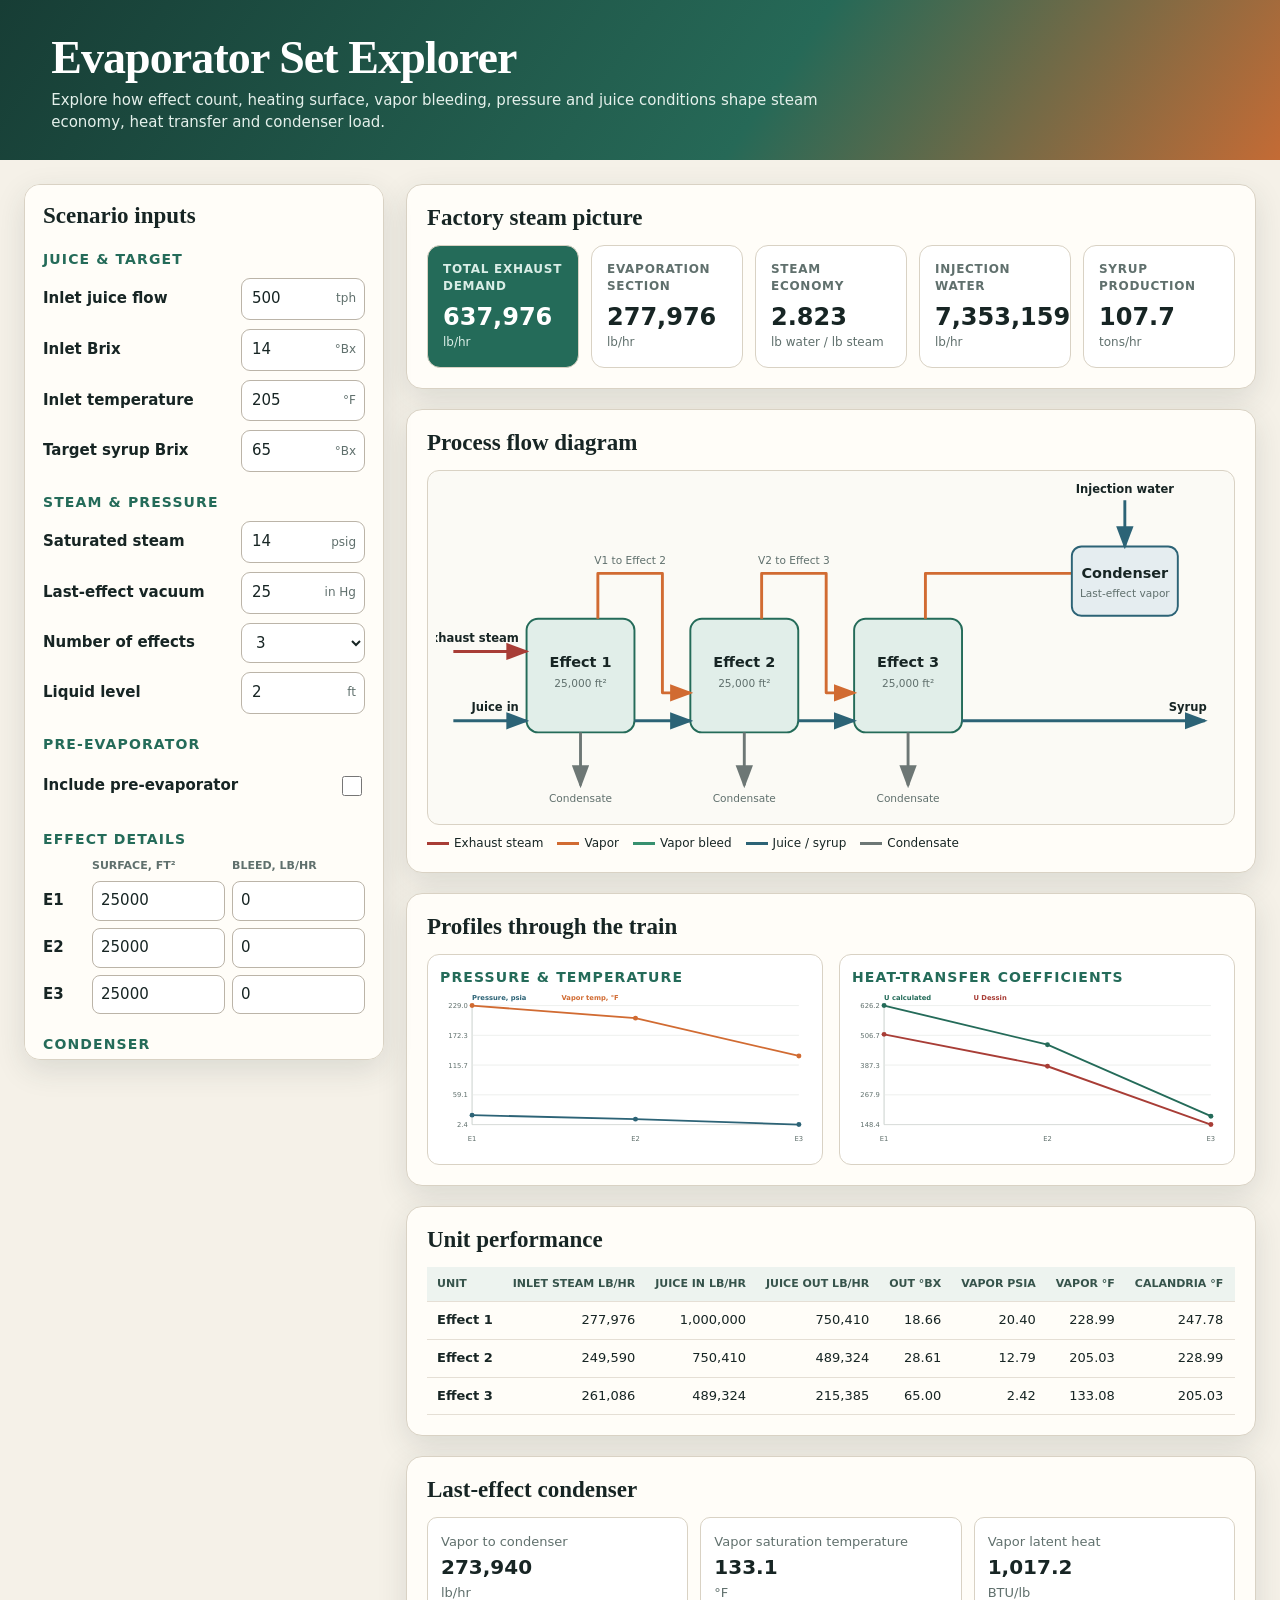
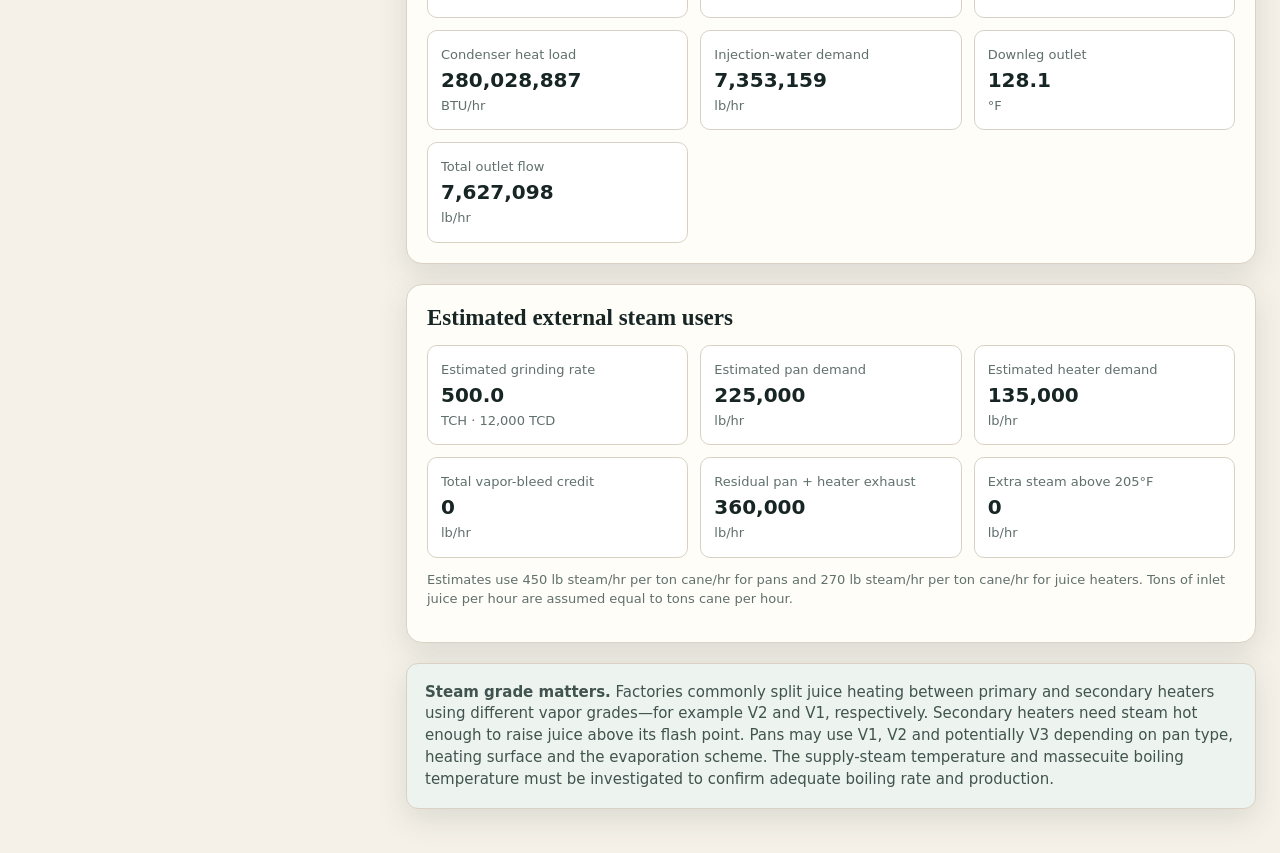
<file: Interactive simple tools/EvaporatorSet.html>
<!doctype html>
<html lang="en">
<head>
<meta charset="utf-8">
<meta name="viewport" content="width=device-width,initial-scale=1">
<title>Evaporator Set Explorer</title>
<style>
:root{--ink:#172524;--muted:#60706d;--paper:#f5f1e8;--card:#fffdf8;--line:#d9d2c4;--green:#246b59;--green2:#dcece5;--orange:#d16b32;--blue:#2c6376;--red:#a83d36;--shadow:0 10px 30px #263b3420}*{box-sizing:border-box}body{margin:0;color:var(--ink);background:var(--paper);font:15px/1.45 system-ui,-apple-system,Segoe UI,sans-serif}header{padding:34px clamp(18px,4vw,56px) 26px;background:linear-gradient(125deg,#173d35,#266957 60%,#c46b35);color:white}header p{max-width:820px;margin:8px 0 0;color:#e4f0eb}h1{margin:0;font:700 clamp(28px,4vw,46px)/1.05 Georgia,serif;letter-spacing:-.02em}.shell{max-width:1500px;margin:auto;padding:24px}.layout{display:grid;grid-template-columns:minmax(285px,360px) minmax(0,1fr);gap:22px;align-items:start}.panel,.section{background:var(--card);border:1px solid var(--line);border-radius:16px;box-shadow:var(--shadow)}.panel{position:sticky;top:12px;max-height:calc(100vh - 24px);overflow:auto;padding:18px}.section{padding:20px;margin-bottom:20px}h2{font:700 23px Georgia,serif;margin:0 0 14px}h3{font-size:14px;text-transform:uppercase;letter-spacing:.08em;color:var(--green);margin:20px 0 9px}.field{display:grid;grid-template-columns:1fr 124px;gap:12px;align-items:center;margin:9px 0}.field label{font-weight:600}.input-wrap{display:flex;align-items:center;border:1px solid #bbb4a8;border-radius:9px;background:white;overflow:hidden}.input-wrap:focus-within{outline:3px solid #80b9a85c;border-color:var(--green)}input,select{min-width:0;width:100%;border:0;background:transparent;padding:9px 10px;color:var(--ink);font:inherit;outline:0}select{border:1px solid #bbb4a8;border-radius:9px;background:white}.unit{padding-right:8px;color:var(--muted);font-size:12px;white-space:nowrap}.switchline{display:flex;align-items:center;justify-content:space-between;padding:10px 0;font-weight:700}.switchline input{width:20px;height:20px;accent-color:var(--green)}button{border:0;border-radius:9px;padding:10px 14px;font-weight:700;cursor:pointer}.reset{width:100%;margin-top:16px;background:var(--green2);color:var(--green)}.effect-grid{display:grid;grid-template-columns:42px 1fr 1fr;gap:7px;align-items:center}.effect-grid .head{font-size:11px;text-transform:uppercase;color:var(--muted);font-weight:800}.effect-grid input{border:1px solid #bbb4a8;border-radius:8px;background:white;padding:8px}.cards{display:grid;grid-template-columns:repeat(5,minmax(145px,1fr));gap:12px}.card{background:white;border:1px solid var(--line);border-radius:13px;padding:15px}.card.primary{background:var(--green);color:white}.card .k{color:var(--muted);font-size:12px;text-transform:uppercase;letter-spacing:.06em;font-weight:800}.card.primary .k{color:#d9ede6}.card .v{font-size:24px;font-weight:800;margin-top:4px}.card .s{font-size:12px;color:var(--muted)}.card.primary .s{color:#d9ede6}.notice{border-left:4px solid var(--orange);background:#fff3e9;padding:11px 14px;border-radius:8px;margin:0 0 15px}.notice.error{border-color:var(--red);background:#fae9e7}.hidden{display:none!important}.pfd-wrap{overflow:auto;background:#fbfaf5;border:1px solid var(--line);border-radius:12px;padding:8px}.pfd{display:block;min-width:760px;width:100%;height:auto}.unitbox{fill:#e1eee9;stroke:#246b59;stroke-width:2}.condbox{fill:#e5edf0;stroke:#2c6376;stroke-width:2}.pipe{fill:none;stroke-width:3;stroke-linejoin:round}.juice{stroke:#2c6376}.vapor{stroke:#d16b32}.steam{stroke:#a83d36}.bleed{stroke:#37906f;stroke-dasharray:7 5}.cond{stroke:#6d7775}.pfd text{font-family:system-ui,sans-serif;fill:#172524}.pfd .label{font-size:12px;font-weight:700}.pfd .unit-name{font-size:15px;font-weight:800}.pfd .small{font-size:11px;fill:#60706d}.charts{display:grid;grid-template-columns:1fr 1fr;gap:16px}.chart{background:white;border:1px solid var(--line);border-radius:12px;padding:12px}.chart h3{margin:0 0 4px}.chart svg{width:100%;height:auto;display:block}.table-wrap{overflow:auto}table{width:100%;border-collapse:collapse;white-space:nowrap;font-size:13px}th,td{padding:9px 10px;text-align:right;border-bottom:1px solid #e5dfd5}th{position:sticky;top:0;background:#edf3ef;color:#36534b;font-size:11px;text-transform:uppercase}th:first-child,td:first-child{text-align:left;font-weight:700}.demand-grid{display:grid;grid-template-columns:repeat(3,1fr);gap:12px}.metric{padding:13px;border:1px solid var(--line);border-radius:10px;background:#fff}.metric b{display:block;font-size:20px}.note{color:var(--muted);font-size:13px}.legend{display:flex;flex-wrap:wrap;gap:14px;margin-top:10px;font-size:12px}.sw{display:inline-block;width:22px;height:3px;vertical-align:middle;margin-right:5px}.footer-note{padding:18px;background:#edf3ef;border-radius:12px;color:#40534f}@media(max-width:1000px){.layout{grid-template-columns:1fr}.panel{position:static;max-height:none}.cards{grid-template-columns:repeat(2,1fr)}}@media(max-width:650px){.shell{padding:12px}.cards,.charts,.demand-grid{grid-template-columns:1fr}.field{grid-template-columns:1fr 130px}}
</style>
</head>
<body>
<header><h1>Evaporator Set Explorer</h1><p>Explore how effect count, heating surface, vapor bleeding, pressure and juice conditions shape steam economy, heat transfer and condenser load.</p></header>
<main class="shell"><div class="layout">
<aside class="panel" aria-label="Model inputs">
  <h2>Scenario inputs</h2>
  <h3>Juice & target</h3>
  <div class="field"><label for="flow">Inlet juice flow</label><span class="input-wrap"><input id="flow" type="number" min="1" step="10" value="500"><span class="unit">tph</span></span></div>
  <div class="field"><label for="brix">Inlet Brix</label><span class="input-wrap"><input id="brix" type="number" min="1" max="40" step="0.1" value="14"><span class="unit">°Bx</span></span></div>
  <div class="field"><label for="temp">Inlet temperature</label><span class="input-wrap"><input id="temp" type="number" min="205" max="260" step="1" value="205"><span class="unit">°F</span></span></div>
  <div class="field"><label for="target">Target syrup Brix</label><span class="input-wrap"><input id="target" type="number" min="20" max="80" step="0.5" value="65"><span class="unit">°Bx</span></span></div>
  <h3>Steam & pressure</h3>
  <div class="field"><label for="steamP">Saturated steam</label><span class="input-wrap"><input id="steamP" type="number" min="0" max="45" step="0.5" value="14"><span class="unit">psig</span></span></div>
  <div class="field"><label for="vacuum">Last-effect vacuum</label><span class="input-wrap"><input id="vacuum" type="number" min="0" max="29" step="0.1" value="25"><span class="unit">in Hg</span></span></div>
  <div class="field"><label for="effects">Number of effects</label><select id="effects"><option>1</option><option>2</option><option selected>3</option><option>4</option><option>5</option><option>6</option></select></div>
  <div class="field"><label for="level">Liquid level</label><span class="input-wrap"><input id="level" type="number" min="0" max="8" step="0.25" value="2"><span class="unit">ft</span></span></div>
  <h3>Pre-evaporator</h3>
  <label class="switchline" for="preOn"><span>Include pre-evaporator</span><input id="preOn" type="checkbox"></label>
  <div id="preFields" class="hidden">
    <div class="field"><label for="preArea">Heating surface</label><span class="input-wrap"><input id="preArea" type="number" min="100" step="500" value="25000"><span class="unit">ft²</span></span></div>
    <div class="field"><label for="preBleed">Vapor bleed</label><span class="input-wrap"><input id="preBleed" type="number" min="0" step="1000" value="100000"><span class="unit">lb/hr</span></span></div>
  </div>
  <h3>Effect details</h3><div id="effectInputs" class="effect-grid"></div>
  <h3>Condenser</h3>
  <div class="field"><label for="waterTemp">Injection water</label><span class="input-wrap"><input id="waterTemp" type="number" min="40" max="120" step="1" value="90"><span class="unit">°F</span></span></div>
  <div class="field"><label for="legDrop">Downleg approach</label><span class="input-wrap"><input id="legDrop" type="number" min="1" max="20" step="1" value="5"><span class="unit">°F</span></span></div>
  <button class="reset" id="reset" type="button">Reset default scenario</button>
</aside>
<div>
  <div id="messages"></div>
  <section class="section"><h2>Factory steam picture</h2><div id="summary" class="cards"></div></section>
  <section class="section"><h2>Process flow diagram</h2><div class="pfd-wrap" id="pfd"></div><div class="legend"><span><i class="sw" style="background:#a83d36"></i>Exhaust steam</span><span><i class="sw" style="background:#d16b32"></i>Vapor</span><span><i class="sw" style="background:#37906f"></i>Vapor bleed</span><span><i class="sw" style="background:#2c6376"></i>Juice / syrup</span><span><i class="sw" style="background:#6d7775"></i>Condensate</span></div></section>
  <section class="section"><h2>Profiles through the train</h2><div class="charts"><div class="chart"><h3>Pressure & temperature</h3><div id="ptChart"></div></div><div class="chart"><h3>Heat-transfer coefficients</h3><div id="uChart"></div></div></div></section>
  <section class="section"><h2>Unit performance</h2><div class="table-wrap"><table id="results"></table></div></section>
  <section class="section"><h2>Last-effect condenser</h2><div id="condenser" class="demand-grid"></div></section>
  <section class="section"><h2>Estimated external steam users</h2><div id="demands" class="demand-grid"></div><p class="note">Estimates use 450 lb steam/hr per ton cane/hr for pans and 270 lb steam/hr per ton cane/hr for juice heaters. Tons of inlet juice per hour are assumed equal to tons cane per hour.</p></section>
  <section class="section footer-note"><b>Steam grade matters.</b> Factories commonly split juice heating between primary and secondary heaters using different vapor grades—for example V2 and V1, respectively. Secondary heaters need steam hot enough to raise juice above its flash point. Pans may use V1, V2 and potentially V3 depending on pan type, heating surface and the evaporation scheme. The supply-steam temperature and massecuite boiling temperature must be investigated to confirm adequate boiling rate and production.</section>
</div></div></main>
<script>
'use strict';
const $=id=>document.getElementById(id), ATM=14.696;
const fmt=(n,d=0)=>Number.isFinite(n)?n.toLocaleString('en-US',{minimumFractionDigits:d,maximumFractionDigits:d}):'—';
function bpeBrix(b){return 4.266667*b/(100-b)}
function satTemp(p){return 2988.801361/(6.239238-Math.log10(p))-377.305590}
function bpeHead(l,b,t){const x=.99991+.0038008*b+.000012662*b*b+.00000009596*b**3,y=5.314-.07135*t+.00033908*t*t-.00000055728*t**3;return Math.max(1,l*6*x*y)}
function bpeTotal(l,b,p){return bpeBrix(b)+bpeHead(l,b,satTemp(p))}
function latent(p){const t=satTemp(p);return -.00000152231563*t**3+.000504774867*t*t-.634291695987*t+1096.29}
function cp(b){return .9964-.005656*b}
function satPressure(t){return 4.29243-.117802*t+.001330114*t*t-.00000679176*t**3+.0000000199634*t**4}
function vacToPsia(v){return .491154*(29.9213596-v)}
function psiaToVac(p){return 29.9213596-p/.491154}
function uDessin(b,t,h,k=18000){return(100-b)*(t-130)*h/k}
function uCalc(q,a,dt){return q/(a*dt)}
function shortcut(flow,bi,bo,n,bleeds){const syrup=flow*bi/bo,evap=flow-syrup,weighted=bleeds.reduce((s,b,i)=>s+b*(i+1),0);return(evap-weighted)/n+bleeds.reduce((a,b)=>a+b,0)}
function stdev(a){if(a.length<2)return 0;const m=a.reduce((x,y)=>x+y,0)/a.length;return Math.sqrt(a.reduce((s,x)=>s+(x-m)**2,0)/(a.length-1))}
class SugarStream{constructor({brix=0,flow=0,temp=90,pressure=14.7,level=0}={}){Object.assign(this,{brix,flow,temp,pressure,level})}get cp(){return cp(this.brix)}get hfg(){return latent(this.pressure)}get vaporTemp(){return satTemp(this.pressure)}get bpe(){return bpeTotal(this.level,this.brix,this.pressure)}boil(){this.temp=this.vaporTemp+this.bpe}}
class Steam{constructor(p=14.7,flow=0){this.p=p;this.flow=flow}get temp(){return satTemp(this.p)}get hfg(){return latent(this.p)}}
class Effect{
 constructor({juice,steam,area,level,p,bleed=0}){Object.assign(this,{juice,steam,area,level,p,bleed});this.out=new SugarStream({brix:juice.brix,flow:juice.flow,temp:juice.temp,pressure:p,level});this.out.boil();this.solve()}
 get duty(){return this.steam.flow*this.steam.hfg}get flashHeat(){return this.juice.flow*this.juice.cp*(this.juice.temp-this.out.temp)}get evaporated(){return(this.duty+this.flashHeat)/this.out.hfg}get dt(){return this.steam.temp-this.out.temp}get vaporTemp(){return this.out.vaporTemp}get ud(){return uDessin(this.brixOut,this.steam.temp,this.out.hfg)}get uc(){return uCalc(this.duty,this.area,this.dt)}get ratio(){return this.uc/this.ud}get brixOut(){const f=this.juice.flow-this.evaporated;return f>0?this.juice.flow*this.juice.brix/f:this.juice.brix}
 solve(){const e=this.evaporated,f=this.juice.flow-e,sol=this.juice.flow*this.juice.brix/100;this.out.flow=f;this.out.brix=f>0?sol/f*100:this.juice.brix;this.out.pressure=this.p;this.out.level=this.level;this.out.boil()}
}
class EvaporatorSet{
 constructor({juice,steam,lastP,target,areas,bleeds,level,waterTemp,legDrop}){Object.assign(this,{juice,steam,lastP,target,areas,bleeds,level,waterTemp,legDrop});this.n=areas.length;this.steam.flow=shortcut(juice.flow,juice.brix,target,this.n,bleeds);this.pressures=Array.from({length:this.n+1},(_,i)=>steam.p-(steam.p-lastP)*i/this.n);this.build()}
 build(){this.units=[];let j=this.juice,s=this.steam;for(let i=0;i<this.n;i++){const e=new Effect({juice:j,steam:s,area:this.areas[i],level:this.level,p:this.pressures[i+1],bleed:this.bleeds[i]||0});this.units.push(e);j=e.out;s=new Steam(e.p,e.evaporated-e.bleed)}}
 updateSteam(x){this.steam.flow=x;for(let i=0;i<this.n;i++){if(i)this.units[i].steam.flow=this.units[i-1].evaporated-this.units[i-1].bleed;this.units[i].solve()}}
 solveSteam(){let a=this.steam.flow||1;this.updateSteam(a);let fa=this.target-this.units.at(-1).out.brix,b=a*1.02;for(let i=0;i<100;i++){this.updateSteam(b);const fb=this.target-this.units.at(-1).out.brix;if(Math.abs(fb)<.0001)return true;const den=b-a;if(!Number.isFinite(fb)||Math.abs(den)<1e-9)return false;const slope=(fb-fa)/den;if(!Number.isFinite(slope)||Math.abs(slope)<1e-12)return false;a=b;fa=fb;b=a-fb/slope;if(!Number.isFinite(b)||b<=0)return false}this.updateSteam(a);return false}
 adjust(){this.solveSteam();for(let k=0;k<100;k++){let ratios=this.units.map(e=>e.ratio);if(!ratios.every(Number.isFinite))return false;if(stdev(ratios)<=.0001)return true;const avg=ratios.reduce((a,b)=>a+b,0)/ratios.length;for(let i=0;i<this.n-1;i++){const r=avg/ratios[i];if(r>0)this.units[i].p*=r**.1;this.units[i].out.pressure=this.units[i].p;this.units[i+1].steam.p=this.units[i].p}if(!this.solveSteam())return false}return true}
 get syrup(){return this.units.at(-1).out}get evaporation(){return this.juice.flow-this.syrup.flow}get economy(){return this.evaporation/this.steam.flow}
 get condenser(){const e=this.units.at(-1),vapor=e.evaporated-e.bleed,t=satTemp(e.p),h=latent(e.p),outT=t-this.legDrop,dt=outT-this.waterTemp;if(dt<=0)throw Error('Injection water must be colder than the condenser outlet.');const q=vapor*(h+this.legDrop);return{vapor,t,h,q,outT,water:q/dt,total:q/dt+vapor}}
}
class PreEvaporator{
 constructor({juice,steam,bleed,area,level}){Object.assign(this,{juice,steam,bleed,area,level});const solids=juice.flow*juice.brix/100;this.out=new SugarStream({brix:solids/(juice.flow-bleed)*100,flow:juice.flow-bleed,temp:juice.temp,pressure:steam.p*.7,level});this.p=steam.p*.7;this.solve()}
 solve(){let ex=0,liq=0,vap=0;for(let i=0;i<20;i++){vap=satTemp(this.p);const h=latent(this.p),bpe=bpeTotal(this.level,this.juice.brix,this.p),ud=uDessin(this.out.brix,this.steam.temp,h);liq=vap+bpe;ex=(this.juice.flow*this.juice.cp*(liq-this.juice.temp)+this.bleed*h)/this.steam.hfg;const q=ex*this.steam.hfg;liq=this.steam.temp-q/(ud*this.area);vap=liq-bpe;this.p=satPressure(vap)}this.exhaust=ex;this.liquidTemp=liq;this.vaporTemp=vap;this.out.temp=liq;this.out.pressure=this.p;this.steam.flow=ex}
 get duty(){return this.exhaust*this.steam.hfg}get ud(){return uDessin(this.out.brix,this.steam.temp,latent(this.p))}get dt(){return this.steam.temp-this.out.temp}get uc(){return uCalc(this.duty,this.area,this.dt)}
}
const DEFAULT={flow:500,brix:14,temp:205,target:65,steamP:14,vacuum:25,effects:3,level:2,preOn:false,preArea:25000,preBleed:100000,waterTemp:90,legDrop:5,areas:[25000,25000,25000],bleeds:[0,0,0]};
let effectState={areas:[...DEFAULT.areas],bleeds:[...DEFAULT.bleeds]};
function renderEffectInputs(){const n=+$('effects').value;while(effectState.areas.length<n){effectState.areas.push(25000);effectState.bleeds.push(0)}effectState.areas.length=n;effectState.bleeds.length=n;$('effectInputs').innerHTML='<span></span><span class="head">Surface, ft²</span><span class="head">Bleed, lb/hr</span>'+effectState.areas.map((a,i)=>`<b>E${i+1}</b><input data-area="${i}" type="number" min="100" step="500" value="${a}"><input data-bleed="${i}" type="number" min="0" step="1000" value="${effectState.bleeds[i]}">`).join('');$('effectInputs').querySelectorAll('input').forEach(x=>x.addEventListener('input',()=>{const i=+(x.dataset.area??x.dataset.bleed);if(x.dataset.area!==undefined)effectState.areas[i]=+x.value;else effectState.bleeds[i]=+x.value;recompute()}))}
function read(){return{flow:+$('flow').value,brix:+$('brix').value,temp:+$('temp').value,target:+$('target').value,steamP:+$('steamP').value,vacuum:+$('vacuum').value,effects:+$('effects').value,level:+$('level').value,preOn:$('preOn').checked,preArea:+$('preArea').value,preBleed:+$('preBleed').value,waterTemp:+$('waterTemp').value,legDrop:+$('legDrop').value,areas:[...effectState.areas],bleeds:[...effectState.bleeds]}}
function validate(s){const e=[];if(s.flow<=0)e.push('Juice flow must be positive.');if(s.temp<205)e.push('Inlet juice temperature must be at least 205°F.');if(s.target<=s.brix)e.push('Target Brix must be above inlet Brix.');if(s.target>=90)e.push('Target Brix must be below 90°Bx.');if(s.areas.some(x=>x<=0))e.push('Every effect needs positive heating surface.');if(s.bleeds.some(x=>x<0)||s.preBleed<0)e.push('Vapor bleeds cannot be negative.');if(vacToPsia(s.vacuum)<=0||vacToPsia(s.vacuum)>=s.steamP+ATM)e.push('Last-effect pressure must be positive and below supply pressure.');if(s.preOn&&s.preBleed>=s.flow*2000)e.push('Pre-evaporator bleed must be below inlet juice flow.');return e}
function card(k,v,s='',primary=false){return`<div class="card${primary?' primary':''}"><div class="k">${k}</div><div class="v">${v}</div><div class="s">${s}</div></div>`}
function metric(k,v,s=''){return`<div class="metric"><span class="note">${k}</span><b>${v}</b><span class="note">${s}</span></div>`}
function recompute(){const s=read(),errors=validate(s);$('preFields').classList.toggle('hidden',!s.preOn);if(errors.length){showMessages(errors,'error');clearOutputs();return}try{
 const raw=new SugarStream({brix:s.brix,flow:s.flow*2000,temp:s.temp});let pre=null,feed=raw,supplyP=s.steamP+ATM;
 if(s.preOn){pre=new PreEvaporator({juice:raw,steam:new Steam(supplyP),bleed:s.preBleed,area:s.preArea,level:s.level});feed=pre.out;if(!Number.isFinite(pre.exhaust)||pre.exhaust<0)throw Error('The pre-evaporator scenario is not physically solvable. Try a larger bleed, more surface, or a different juice temperature.');if(s.target<=feed.brix)throw Error(`The pre-evaporator already reaches ${fmt(feed.brix,2)}°Bx, above the main-set target.`)}
 const set=new EvaporatorSet({juice:feed,steam:new Steam(supplyP),lastP:vacToPsia(s.vacuum),target:s.target,areas:s.areas,bleeds:s.bleeds,level:s.level,waterTemp:s.waterTemp,legDrop:s.legDrop});const converged=set.adjust();const cond=set.condenser;
 const impossible=set.units.flatMap((e,i)=>e.bleed>e.evaporated?[`Effect ${i+1} bleed exceeds vapor generated.`]:[]);const totalBleed=s.bleeds.reduce((a,b)=>a+b,0)+(pre?pre.bleed:0),grossPH=s.flow*(450+270),residual=Math.max(0,grossPH-totalBleed),extraHeat=raw.flow*raw.cp*Math.max(0,s.temp-205)/latent(supplyP),evapExhaust=set.steam.flow+(pre?pre.exhaust:0),total=evapExhaust+residual+extraHeat;
 const warns=[...(!converged?['The pressure/steam solver did not fully converge for this scenario.']:[]),...impossible,...(totalBleed>grossPH?[`Vapor bleeds exceed estimated pan + heater demand by ${fmt(totalBleed-grossPH)} lb/hr.`]:[])];showMessages(warns,warns.length?'':'');
 $('summary').innerHTML=card('Total exhaust demand',fmt(total),'lb/hr',true)+card('Evaporation section',fmt(evapExhaust),'lb/hr')+card('Steam economy',fmt(set.economy,3),'lb water / lb steam')+card('Injection water',fmt(cond.water),'lb/hr')+card('Syrup production',fmt(set.syrup.flow/2000,1),'tons/hr');
 renderPFD(set,pre);renderCharts(set,pre);renderTable(set,pre);renderCondenser(cond);renderDemands(s,{grossPH,residual,totalBleed,extraHeat,total,evapExhaust});
 }catch(e){showMessages([e.message||String(e)],'error');clearOutputs()}}
function showMessages(items,type){$('messages').innerHTML=items.length?`<div class="notice ${type}">${items.map(x=>`<div>${x}</div>`).join('')}</div>`:''}
function clearOutputs(){['summary','pfd','ptChart','uChart','results','condenser','demands'].forEach(id=>$(id).innerHTML='')}
function renderPFD(set,pre){const units=[...(pre?[{name:'Pre-Evaporator',pre:true,obj:pre}]:[]),...set.units.map((e,i)=>({name:`Effect ${i+1}`,obj:e}))],step=170,w=Math.max(820,units.length*step+280),y=145,bw=112,bh=118,start=150,cx=i=>start+i*step,defs=`<defs><marker id="aj" markerWidth="8" markerHeight="8" refX="7" refY="3" orient="auto"><path d="M0,0 L0,6 L8,3 z" fill="#2c6376"/></marker><marker id="av" markerWidth="8" markerHeight="8" refX="7" refY="3" orient="auto"><path d="M0,0 L0,6 L8,3 z" fill="#d16b32"/></marker><marker id="as" markerWidth="8" markerHeight="8" refX="7" refY="3" orient="auto"><path d="M0,0 L0,6 L8,3 z" fill="#a83d36"/></marker><marker id="ab" markerWidth="8" markerHeight="8" refX="7" refY="3" orient="auto"><path d="M0,0 L0,6 L8,3 z" fill="#37906f"/></marker><marker id="ac" markerWidth="8" markerHeight="8" refX="7" refY="3" orient="auto"><path d="M0,0 L0,6 L8,3 z" fill="#6d7775"/></marker></defs>`;let z=defs;
 units.forEach((u,i)=>{const x=cx(i)-bw/2;z+=`<rect class="unitbox" x="${x}" y="${y}" rx="12" width="${bw}" height="${bh}"/><text class="unit-name" text-anchor="middle" x="${cx(i)}" y="${y+50}">${u.name}</text><text class="small" text-anchor="middle" x="${cx(i)}" y="${y+71}">${u.pre?'Pre-concentration':fmt(u.obj.area)+' ft²'}</text><path class="pipe cond" marker-end="url(#ac)" d="M${cx(i)} ${y+bh}V${y+bh+55}"/><text class="small" text-anchor="middle" x="${cx(i)}" y="${y+bh+72}">Condensate</text>`;if((u.pre&&u.obj.bleed>0)||(!u.pre&&u.obj.bleed>0))z+=`<path class="pipe bleed" marker-end="url(#ab)" d="M${cx(i)-18} ${y}V62"/><text class="label" text-anchor="middle" x="${cx(i)-18}" y="48">${u.pre?'Pre vapor':`V${i+(pre?0:1)} bleed`}</text>`});
 const juiceY=y+bh-12,inletLabelX=cx(0)-bw/2-8;z+=`<path class="pipe juice" marker-end="url(#aj)" d="M18 ${juiceY}H${cx(0)-bw/2}"/><text class="label" text-anchor="end" x="${inletLabelX}" y="${juiceY-10}">Juice in</text>`;for(let i=0;i<units.length-1;i++)z+=`<path class="pipe juice" marker-end="url(#aj)" d="M${cx(i)+bw/2} ${juiceY}H${cx(i+1)-bw/2}"/>`;z+=`<path class="pipe juice" marker-end="url(#aj)" d="M${cx(units.length-1)+bw/2} ${juiceY}H${w-22}"/><text class="label" text-anchor="end" x="${w-20}" y="${juiceY-10}">Syrup</text>`;
 const vaporEntryY=y+bh/2+18;set.units.forEach((e,j)=>{const i=j+(pre?1:0);if(j<set.units.length-1){const exitX=cx(i)+18,currentRight=cx(i)+bw/2,nextLeft=cx(i+1)-bw/2,turnX=(currentRight+nextLeft)/2;z+=`<path class="pipe vapor" marker-end="url(#av)" d="M${exitX} ${y}V98H${turnX}V${vaporEntryY}H${nextLeft}"/><text class="small" text-anchor="middle" x="${(exitX+turnX)/2}" y="88">V${j+1} to Effect ${j+2}</text>`}});
 const first=cx(pre?1:0),steamStart=pre?first-bw/2-78:18;z+=`<path class="pipe steam" marker-end="url(#as)" d="M${steamStart} ${y+34}H${first-bw/2}"/><text class="label" text-anchor="end" x="${inletLabelX}" y="${y+24}">Exhaust steam</text>`;if(pre)z+=`<path class="pipe steam" marker-end="url(#as)" d="M18 ${y+34}H${cx(0)-bw/2}"/>`;
 const last=cx(units.length-1),condX=w-105;z+=`<path class="pipe vapor" marker-end="url(#av)" d="M${last+18} ${y}V98H${condX}"/><rect class="condbox" x="${condX-55}" y="70" rx="10" width="110" height="72"/><text class="unit-name" text-anchor="middle" x="${condX}" y="103">Condenser</text><text class="small" text-anchor="middle" x="${condX}" y="122">Last-effect vapor</text><path class="pipe juice" marker-end="url(#aj)" d="M${condX} 22V70"/><text class="label" text-anchor="middle" x="${condX}" y="15">Injection water</text>`;$('pfd').innerHTML=`<svg class="pfd" role="img" aria-label="Evaporator process flow diagram" viewBox="0 0 ${w} 350">${z}</svg>`}
function lineChart(labels,series,colors){const w=600,h=260,p={l:52,r:18,t:22,b:45},vals=series.flatMap(x=>x.values).filter(Number.isFinite),lo=Math.min(...vals),hi=Math.max(...vals),span=hi-lo||1,x=i=>p.l+i*(w-p.l-p.r)/Math.max(1,labels.length-1),y=v=>p.t+(hi-v)/span*(h-p.t-p.b);let s=`<svg viewBox="0 0 ${w} ${h}" role="img"><path d="M${p.l} ${p.t}V${h-p.b}H${w-p.r}" fill="none" stroke="#aab4b0"/>`;for(let k=0;k<=4;k++){const v=lo+span*k/4,Y=y(v);s+=`<path d="M${p.l} ${Y}H${w-p.r}" stroke="#e4e7e3"/><text x="${p.l-7}" y="${Y+4}" text-anchor="end" font-size="11" fill="#60706d">${fmt(v,1)}</text>`}labels.forEach((l,i)=>s+=`<text x="${x(i)}" y="${h-18}" text-anchor="middle" font-size="11" fill="#60706d">${l}</text>`);series.forEach((q,j)=>{s+=`<polyline points="${q.values.map((v,i)=>`${x(i)},${y(v)}`).join(' ')}" fill="none" stroke="${colors[j]}" stroke-width="3"/>`;q.values.forEach((v,i)=>s+=`<circle cx="${x(i)}" cy="${y(v)}" r="4" fill="${colors[j]}"/>`);s+=`<text x="${p.l+j*145}" y="13" font-size="11" font-weight="700" fill="${colors[j]}">${q.name}</text>`});return s+'</svg>'}
function renderCharts(set,pre){const labels=[...(pre?['Pre']:[]),...set.units.map((_,i)=>`E${i+1}`)],ps=[...(pre?[pre.p]:[]),...set.units.map(e=>e.p)],ts=[...(pre?[pre.vaporTemp]:[]),...set.units.map(e=>e.vaporTemp)],uc=[...(pre?[pre.uc]:[]),...set.units.map(e=>e.uc)],ud=[...(pre?[pre.ud]:[]),...set.units.map(e=>e.ud)];$('ptChart').innerHTML=lineChart(labels,[{name:'Pressure, psia',values:ps},{name:'Vapor temp, °F',values:ts}],['#2c6376','#d16b32']);$('uChart').innerHTML=lineChart(labels,[{name:'U calculated',values:uc},{name:'U Dessin',values:ud}],['#246b59','#a83d36'])}
function renderTable(set,pre){const rows=[];if(pre)rows.push(['Pre',pre.exhaust,pre.juice.flow,pre.out.flow,pre.out.brix,pre.p,pre.vaporTemp,pre.steam.temp,pre.dt,pre.bleed,pre.bleed,pre.area,pre.uc,pre.ud,pre.duty]);set.units.forEach((e,i)=>rows.push([`Effect ${i+1}`,e.steam.flow,e.juice.flow,e.out.flow,e.out.brix,e.p,e.vaporTemp,e.steam.temp,e.dt,e.evaporated,e.bleed,e.area,e.uc,e.ud,e.duty]));$('results').innerHTML='<thead><tr>'+['Unit','Inlet steam lb/hr','Juice in lb/hr','Juice out lb/hr','Out °Bx','Vapor psia','Vapor °F','Calandria °F','ΔT °F','Evaporated lb/hr','Bleed lb/hr','Surface ft²','U calc','U Dessin','Duty BTU/hr'].map(x=>`<th>${x}</th>`).join('')+'</tr></thead><tbody>'+rows.map(r=>'<tr>'+r.map((x,i)=>`<td>${i?fmt(x,[4,5,6,7,8].includes(i)?2:0):x}</td>`).join('')+'</tr>').join('')+'</tbody>'}
function renderCondenser(c){$('condenser').innerHTML=metric('Vapor to condenser',fmt(c.vapor),'lb/hr')+metric('Vapor saturation temperature',fmt(c.t,1),'°F')+metric('Vapor latent heat',fmt(c.h,1),'BTU/lb')+metric('Condenser heat load',fmt(c.q),'BTU/hr')+metric('Injection-water demand',fmt(c.water),'lb/hr')+metric('Downleg outlet',fmt(c.outT,1),'°F')+metric('Total outlet flow',fmt(c.total),'lb/hr')}
function renderDemands(s,d){$('demands').innerHTML=metric('Estimated grinding rate',fmt(s.flow,1),`TCH · ${fmt(s.flow*24)} TCD`)+metric('Estimated pan demand',fmt(s.flow*450),'lb/hr')+metric('Estimated heater demand',fmt(s.flow*270),'lb/hr')+metric('Total vapor-bleed credit',fmt(d.totalBleed),'lb/hr')+metric('Residual pan + heater exhaust',fmt(d.residual),'lb/hr')+metric('Extra steam above 205°F',fmt(d.extraHeat),'lb/hr')}
function reset(){Object.entries(DEFAULT).forEach(([k,v])=>{if($(k))$(k).type==='checkbox'?$(k).checked=v:$(k).value=v});effectState={areas:[...DEFAULT.areas],bleeds:[...DEFAULT.bleeds]};renderEffectInputs();recompute()}
document.querySelectorAll('aside input,aside select').forEach(x=>x.addEventListener('input',()=>{if(x.id==='effects')renderEffectInputs();recompute()}));$('reset').addEventListener('click',reset);renderEffectInputs();recompute();
</script>
</body>
</html>
</file>
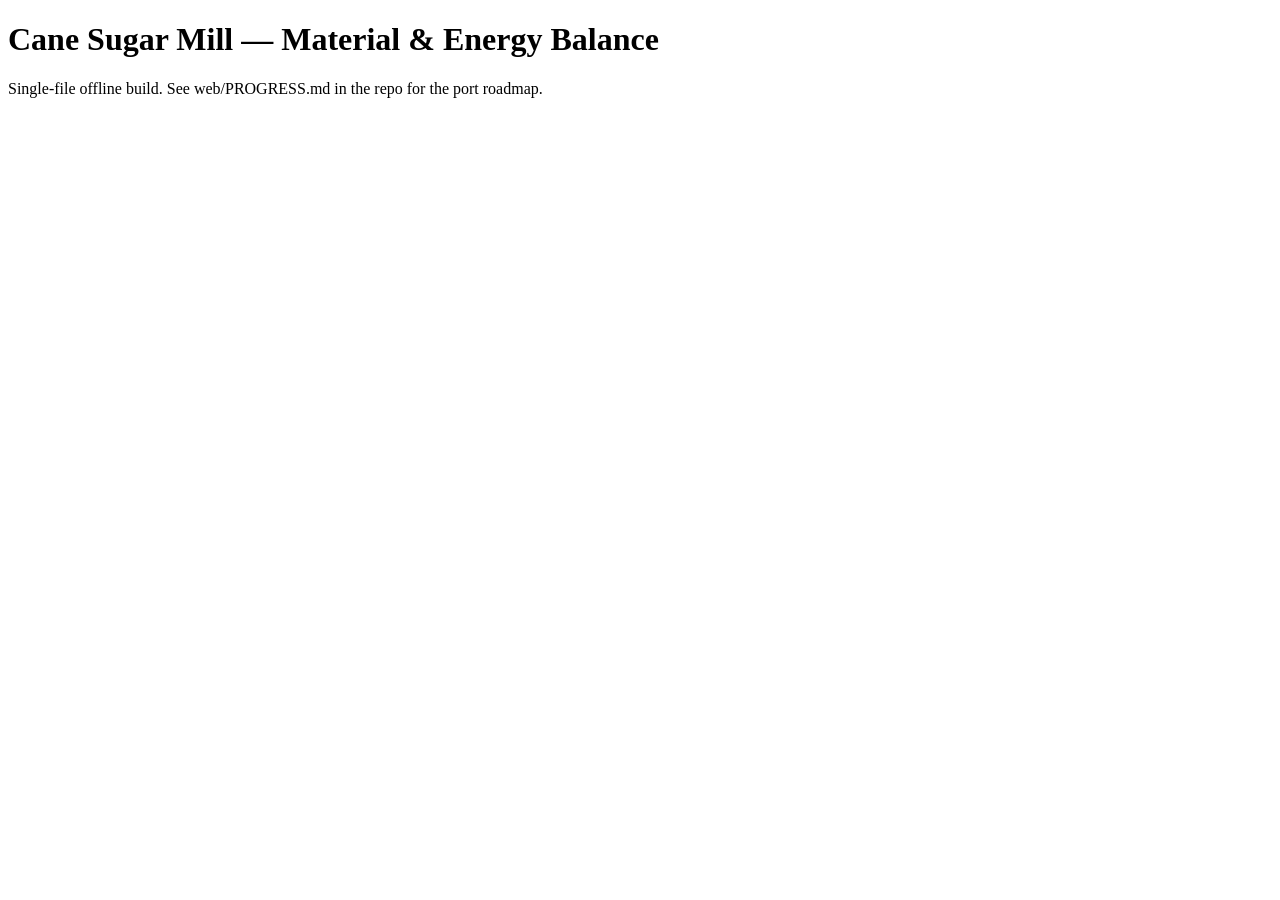
<file: web/template.html>
<!doctype html>
<html lang="en">
<head>
<meta charset="utf-8">
<meta name="viewport" content="width=device-width, initial-scale=1">
<title>Cane Sugar Mill Balance</title>
<style>
/*__APP_CSS__*/
</style>
</head>
<body>
<header>
  <h1>Cane Sugar Mill — Material &amp; Energy Balance</h1>
  <p>Single-file offline build. See web/PROGRESS.md in the repo for the port roadmap.</p>
</header>
<nav id="tabs"></nav>
<main id="main"></main>
<script>
/*__IAPWS97_JS__*/
</script>
<script>
/*__SUGAR_STREAM_JS__*/
</script>
<script>
/*__STEAM_STREAM_JS__*/
</script>
<script>
/*__BAGASSE_JS__*/
</script>
<script>
/*__MILL_FLOOR_JS__*/
</script>
<script>
/*__CLARIFICATION_JS__*/
</script>
<script>
/*__BOILER_JS__*/
</script>
<script>
/*__TURBINE_JS__*/
</script>
<script>
/*__COGEN_TURBINE_JS__*/
</script>
<script>
/*__MILL_TURBINES_JS__*/
</script>
<script>
/*__CANE_PREP_TURBINES_JS__*/
</script>
<script>
/*__AUXILLARY_TURBINES_JS__*/
</script>
<script>
/*__DEAERATOR_JS__*/
</script>
<script>
/*__CONDENSATE_UTILS_JS__*/
</script>
<script>
/*__JUICE_HEATER_JS__*/
</script>
<script>
/*__JUICE_HEATING_STATION_JS__*/
</script>
<script>
/*__MASSECUITE_JS__*/
</script>
<script>
/*__PAN_JS__*/
</script>
<script>
/*__CRYSTALLIZER_REHEATER_JS__*/
</script>
<script>
/*__CENTRIFUGAL_JS__*/
</script>
<script>
/*__FOUR_BOILING_DOUBLE_MAGMA_JS__*/
</script>
<script>
/*__APP_JS__*/
</script>
</body>
</html>
</file>
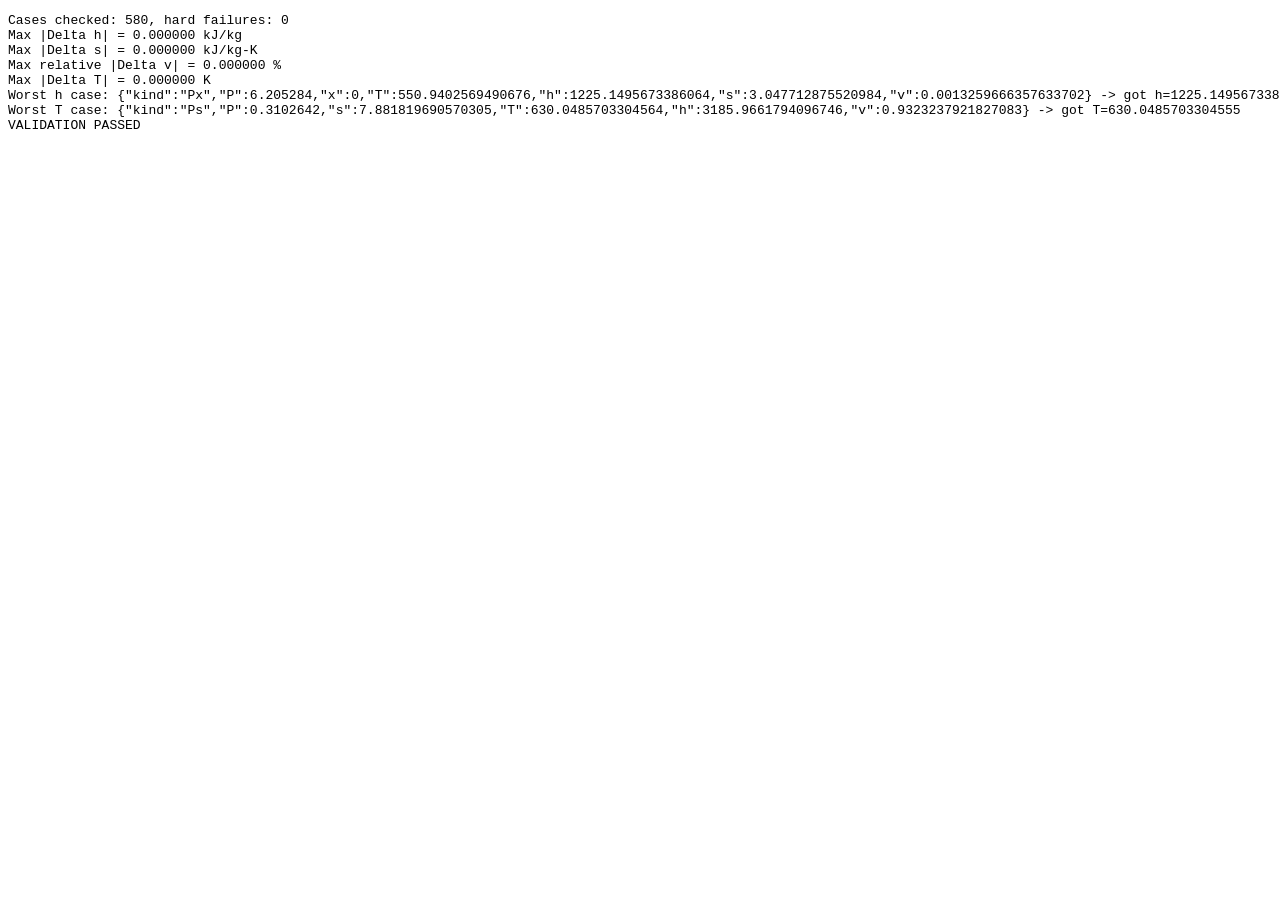
<file: web/dev/validate.html>
<!doctype html>
<html>
<head><meta charset="utf-8"><title>validate</title></head>
<body>
<pre id="out">running...</pre>
<script src="reference.js"></script>
<script src="../src/iapws97.js"></script>
<script>
(function () {
  const cases = window.REFERENCE_CASES;
  let worstH = 0, worstS = 0, worstV = 0, worstT = 0;
  let worstHCase = null, worstTCase = null;
  let failures = 0;
  const errors = [];

  for (const c of cases) {
    let result;
    try {
      if (c.kind === 'TP') result = IAPWS97.solve({ T: c.T, P: c.P });
      else if (c.kind === 'Px') result = IAPWS97.solve({ P: c.P, x: c.x });
      else if (c.kind === 'Ph') result = IAPWS97.solve({ P: c.P, h: c.h });
      else if (c.kind === 'Ps') result = IAPWS97.solve({ P: c.P, s: c.s });
    } catch (e) {
      failures++;
      errors.push(`ERROR on ${c.kind} case ${JSON.stringify(c)}: ${e.message}`);
      continue;
    }

    if (c.h !== undefined) {
      const err = Math.abs(result.h - c.h);
      if (err > worstH) { worstH = err; worstHCase = { c, result }; }
    }
    if (c.s !== undefined) worstS = Math.max(worstS, Math.abs(result.s - c.s));
    if (c.v !== undefined) worstV = Math.max(worstV, Math.abs(result.v - c.v) / c.v);
    if (c.T !== undefined) {
      const err = Math.abs(result.T - c.T);
      if (err > worstT) { worstT = err; worstTCase = { c, result }; }
    }
    if (c.x_expected !== undefined && result.x !== undefined) {
      const err = Math.abs(result.x - c.x_expected);
      if (err > 0.01) {
        failures++;
        errors.push(`QUALITY MISMATCH: ${JSON.stringify(c)} -> got x=${result.x}`);
      }
    }
  }

  const TOL_H = 0.05, TOL_S = 0.0005, TOL_T = 0.01;
  const pass = failures === 0 && worstH <= TOL_H && worstS <= TOL_S && worstT <= TOL_T;

  const lines = [];
  lines.push(`Cases checked: ${cases.length}, hard failures: ${failures}`);
  lines.push(`Max |Delta h| = ${worstH.toFixed(6)} kJ/kg`);
  lines.push(`Max |Delta s| = ${worstS.toFixed(6)} kJ/kg-K`);
  lines.push(`Max relative |Delta v| = ${(worstV * 100).toFixed(6)} %`);
  lines.push(`Max |Delta T| = ${worstT.toFixed(6)} K`);
  if (worstHCase) lines.push('Worst h case: ' + JSON.stringify(worstHCase.c) + ' -> got h=' + worstHCase.result.h);
  if (worstTCase) lines.push('Worst T case: ' + JSON.stringify(worstTCase.c) + ' -> got T=' + worstTCase.result.T);
  errors.slice(0, 20).forEach(e => lines.push(e));
  lines.push(pass ? 'VALIDATION PASSED' : 'VALIDATION FAILED');

  document.getElementById('out').textContent = lines.join('\n');
  document.title = pass ? 'PASS' : 'FAIL';
})();
</script>
</body>
</html>
</file>
